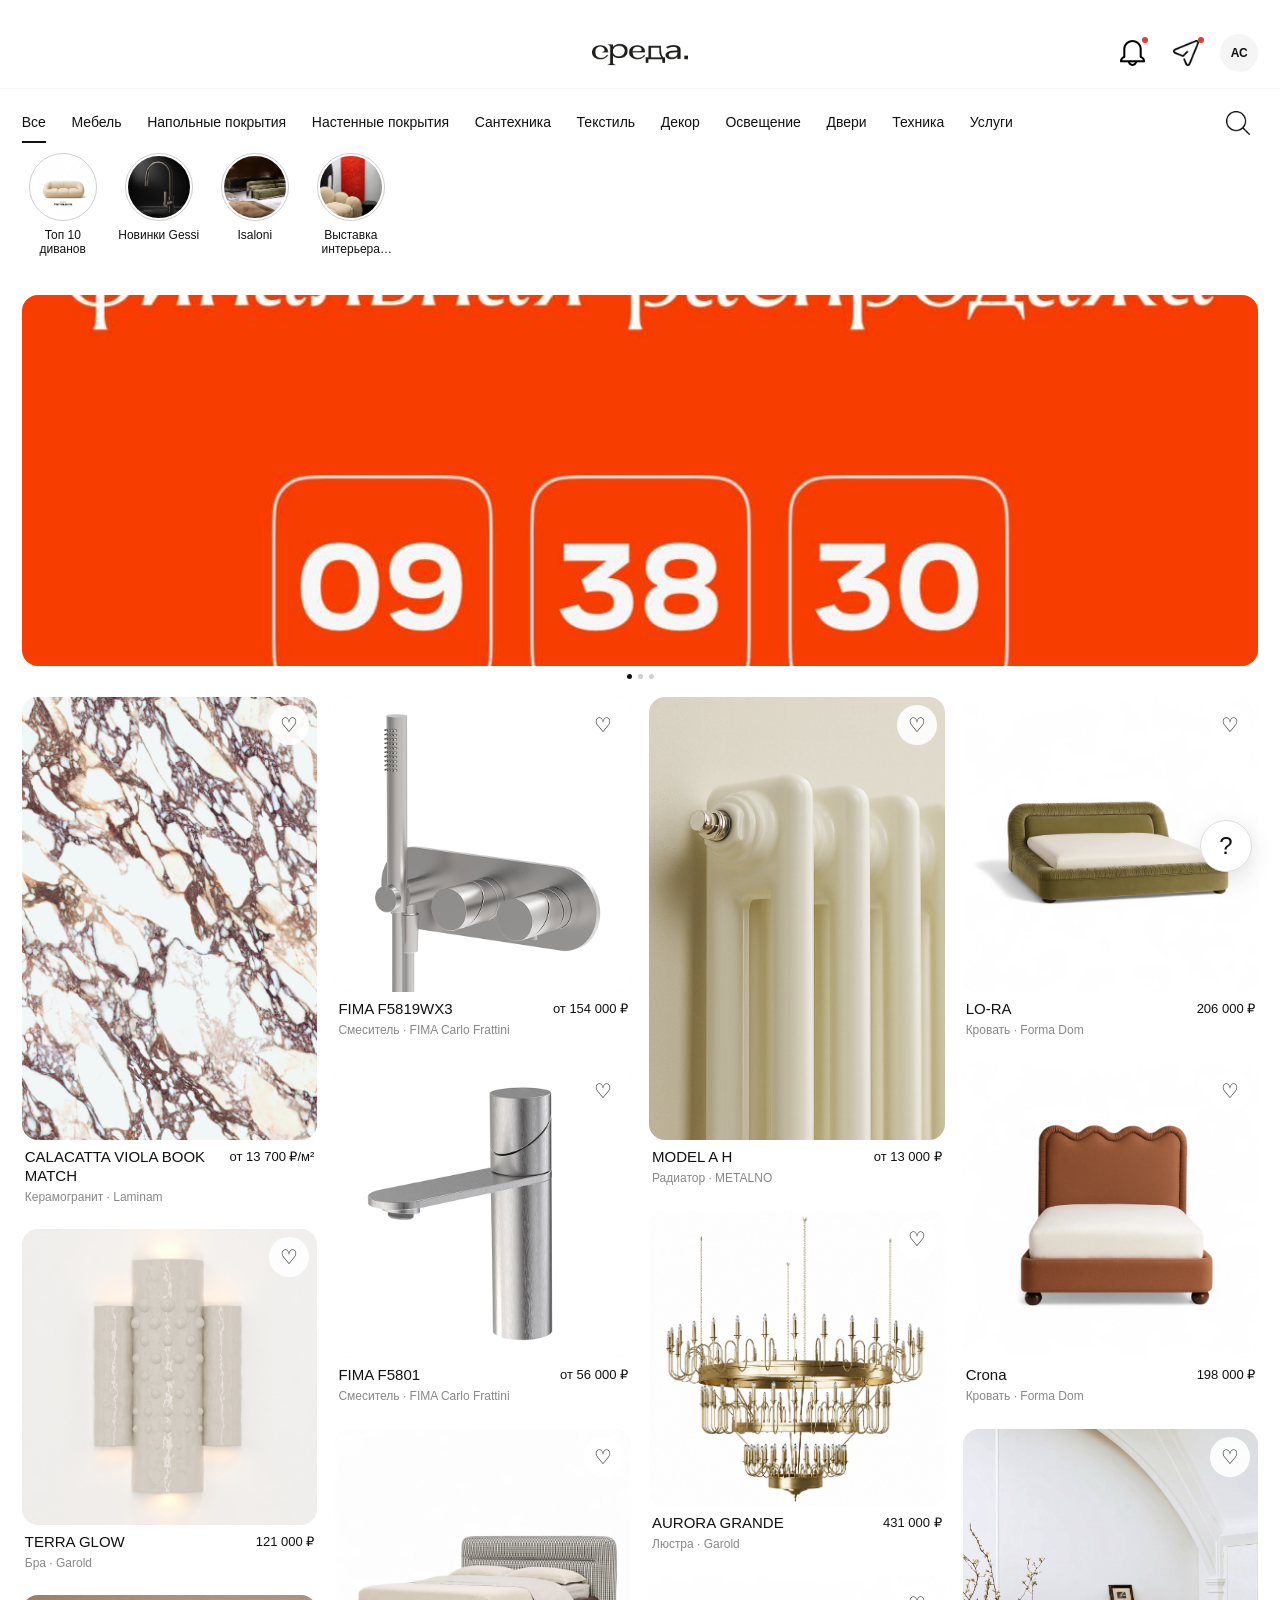
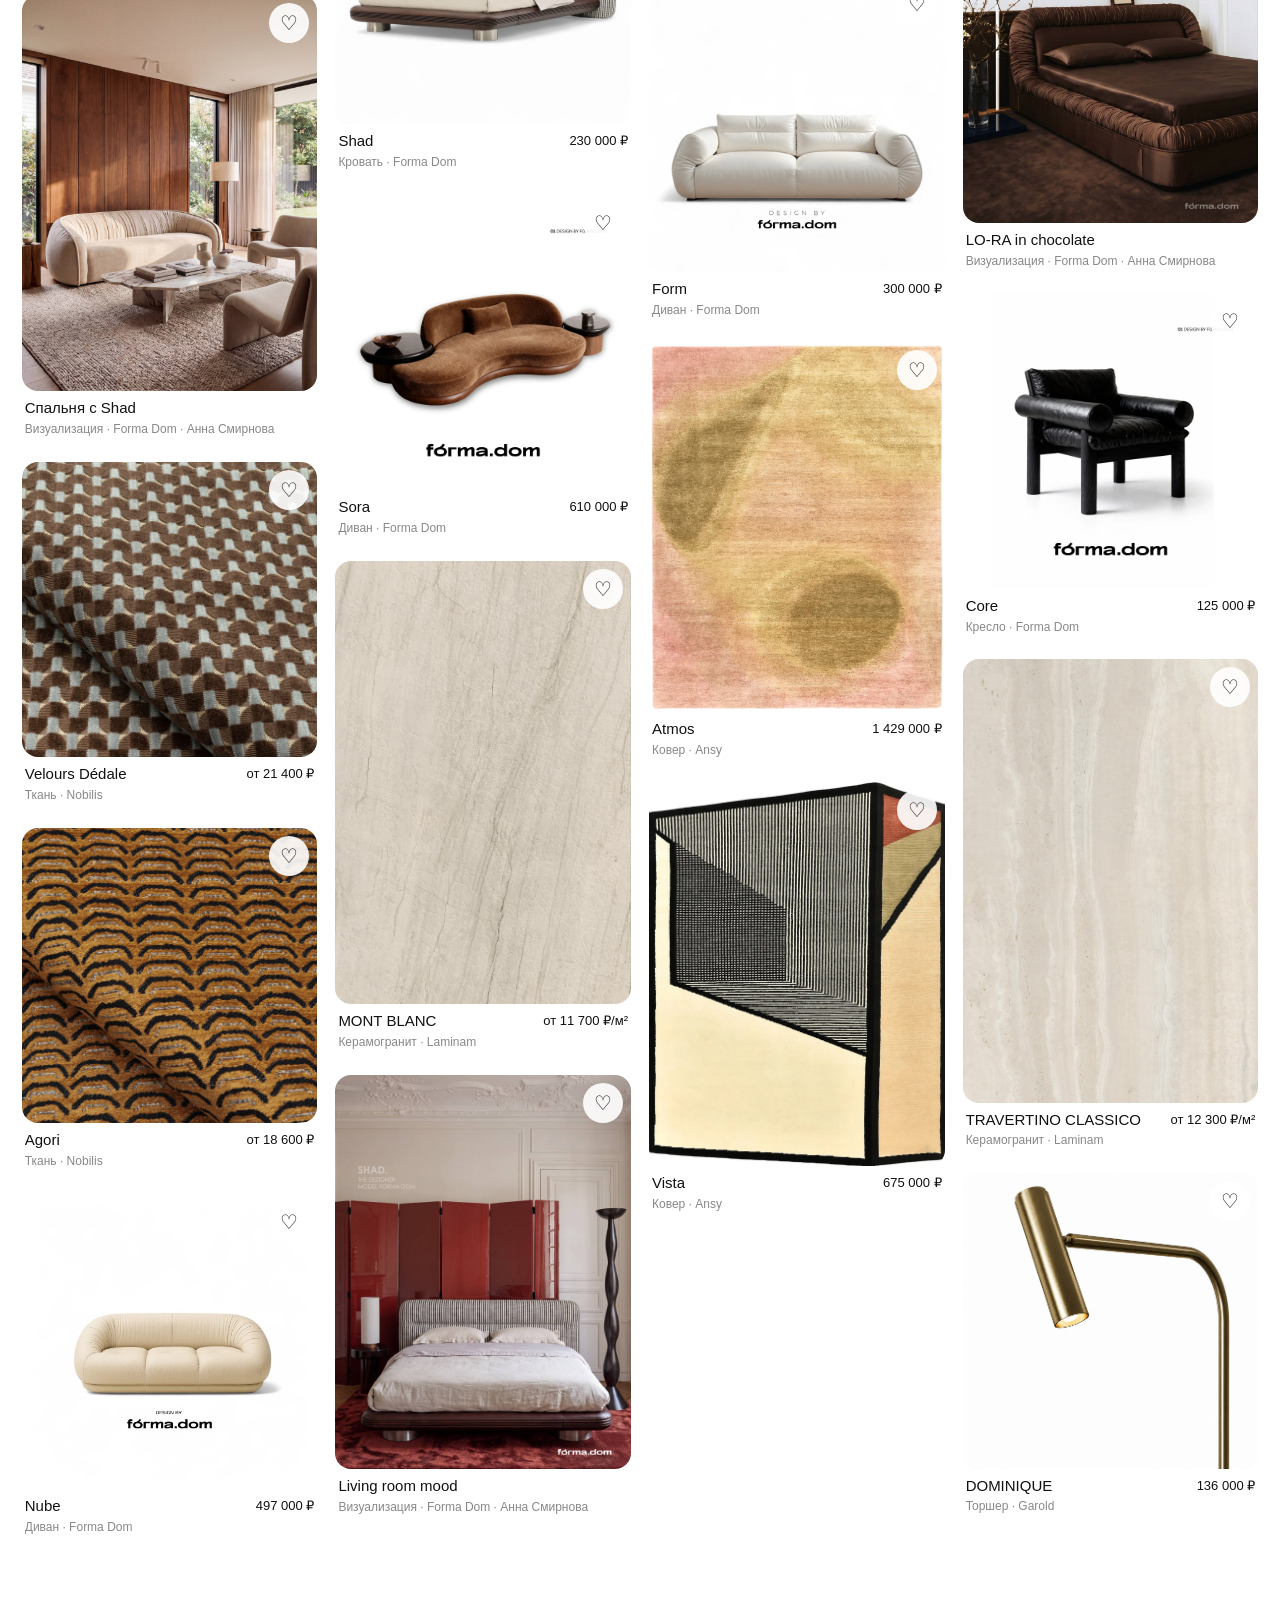
<file: index.html>
<!doctype html>
<html lang="ru">
<head>
  <meta charset="utf-8">
  <meta name="viewport" content="width=device-width, initial-scale=1, viewport-fit=cover, user-scalable=no">
  <meta name="theme-color" content="#ffffff">
  <title>среда. — функциональный прототип v6.20</title>
  <link rel="stylesheet" href="css/style.css?v=621">
</head>
<body>
<div id="mobileSplash" class="mobile-splash"><img src="assets/logo.png" alt="среда."></div>

<div id="desktopHeader" class="desktop-header">
  <div class="desktop-header-main">
    <button class="desktop-logo" onclick="go('home')" aria-label="Главная"><img src="assets/logo.png" alt="среда."></button>
    <div class="desktop-actions">
      <button onclick="openNotifications()" aria-label="Уведомления" class="desktop-icon"><img src="assets/icons/notification-normalized-v616.png" alt=""><i class="desktop-dot"></i></button>
      <button onclick="openDesktopChatsV5()" aria-label="Сообщения" class="desktop-icon desktop-chat-icon"><img src="assets/icons/messages-v6.png" alt=""><i class="desktop-dot msg-dot"></i></button>
      <button onclick="toggleAccountMenuV5()" aria-label="Профиль" class="desktop-avatar-btn">АС</button>
    </div>
  </div>
  <div id="desktopCompactNavV65" class="desktop-compact-nav-host-v65"></div>
</div>
<div id="desktopOverlayRoot"></div>

<div id="app">
  <header class="topbar">
    <button class="brand" onclick="go('home')" aria-label="Главная">
      <img src="assets/logo.png" alt="среда.">
    </button>
    <button class="top-notifications" onclick="openNotifications()" aria-label="Уведомления">
      <img class="bell-glyph bell-image-v6" src="assets/icons/notification-normalized-v616.png" alt=""><i></i>
    </button>
  </header>

  <main id="view"></main>

  <nav class="bottom-nav">
    <button class="nav-item active" data-route="home"><img src="assets/icons/home.png" alt=""><small>Главная</small></button>
    <button class="nav-item" data-route="search"><img src="assets/icons/search.png" alt=""><small>Поиск</small></button>
    <button class="nav-item" data-route="chats"><img src="assets/icons/chat.png" alt=""><small>Чаты</small></button>
    <button class="nav-item" data-route="favorites"><img src="assets/icons/favorite.png" alt=""><small>Избранное</small></button>
    <button class="nav-item" data-route="profile"><img src="assets/icons/profile.png" alt=""><small>Профиль</small></button>
  </nav>
</div>

<div id="modal" class="modal hidden"></div>

<script src="data/catalog.js?v=621"></script>
<script src="js/app.js?v=621"></script>
</body>
</html>
</file>
<file: css/style.css>
:root{
  --bg:#fff;--text:#111;--muted:#888;--line:#e8e8e8;--soft:#f5f5f5;
  --max:560px;--navh:74px;
  --ink:#111;--gray-100:#eee;--gray-500:#888;--gray-200:#ddd;--gray-600:#777;
  --gray-450:#999;--gray-75:#f5f5f5;--gray-400:#aaa;--gray-650:#666;--gray-70:#f5f5f5;
  --gray-65:#f5f5f5;--gray-60:#f5f5f5;--red:#e53935;--gray-80:#f5f5f5;--gray-700:#555;
  --gray-63:#e8e8e8;--gray-850:#222;--gray-68:#f5f5f5;--gray-800:#333;--gray-58:#e8e8e8;
  --gray-750:#444;--gray-83:#f5f5f5;--gray-76b:#f5f5f5;--gray-420:#bbb;--gray-83b:#f5f5f5;
  --nav-bg:#222220;--gray-540:#888;--gray-220:#ddd;--gray-550:#888;--gray-210:#ccc;
  --gray-230:#cfcfcf;--gray-870:#111;--gray-57:#e8e8e8;--gray-221:#ddd;--green-tint:#edf6ec;
  --gray-59:#e8e8e8;--gray-62:#eee;--green:#2c7a3f;--red-dark:#a92d2d;
  --warn-tint:#fff3df;
  --field-h:44px;--field-radius:10px;--btn-radius:10px;
  --icon-sm:20px;--icon-md:24px;--icon-lg:28px;
  --type-xs:12px;--type-sm:13px;--type-md:15px;--type-lg:17px;--type-title:28px;
  --z-2:2;--z-3:3;--z-4:4;--z-5:5;--z-10:10;--z-20:20;--z-30:30;--z-34:34;--z-35:35;--z-40:40;--z-50:50;--z-55:55;--z-70:70;--z-80:80;--z-90:90;--z-100:100;--z-105:105;--z-109:109;--z-110:110;--z-200:200;--z-220:220;--z-300:300;--z-420:420;--z-450:450;--z-500:500;--z-800:800;--z-900:900;--z-920:920;--z-950:950;--z-1000:1000;--z-9999:9999;
  --r-8:8px;--r-9:8px;--r-10:10px;--r-11:10px;--r-12:12px;--r-13:12px;--r-14:12px;--r-15:16px;--r-16:16px;--r-18:16px;--r-20:16px;--r-22:16px;--r-24:16px;
}
*{box-sizing:border-box}
html,body{
  margin:0;background:#efefef;color:var(--text);
  font-family:-apple-system,BlinkMacSystemFont,"Segoe UI",Helvetica,Arial,sans-serif;
  -webkit-text-size-adjust:100%;
}
button,input,select,textarea,a{font:inherit;color:var(--ink);-webkit-text-fill-color:var(--ink)}
button{cursor:pointer}
#app{width:min(100%,var(--max));margin:auto;min-height:100dvh;background:var(--bg);position:relative}
.topbar{
  height:54px;display:flex;align-items:center;justify-content:center;padding:5px 12px;
  border-bottom:1px solid var(--line);position:sticky;top:0;background:rgba(255,255,255,.97);
  backdrop-filter:blur(14px);z-index:var(--z-40)
}
.brand{border:0;background:transparent;padding:0;display:flex;align-items:center;justify-content:center}
.brand img{height:27px;width:auto;max-width:135px;object-fit:contain}
main{padding:0 14px 102px}
.bottom-nav{
  position:fixed;left:50%;bottom:18px;transform:translateX(-50%);
  width:auto;height:60px;padding:7px 10px;
  background:var(--nav-bg);border:0;border-radius:23px;
  display:flex;align-items:center;justify-content:center;gap:3px;
  z-index:var(--z-50);box-shadow:0 8px 24px rgba(0,0,0,.22)
}
.nav-item{
  width:49px;height:46px;border:0;background:transparent;border-radius:17px;
  display:flex;align-items:center;justify-content:center;padding:0
}
.nav-item img{width:25px;height:25px;object-fit:contain;opacity:.63;filter:invert(1)}
.nav-item small{display:none}
.nav-item.active{background:#2e2e2c}
.nav-item.active img{opacity:1}

.feed-tabs{display:flex;gap:24px;overflow-x:auto;white-space:nowrap;padding:8px 2px 10px;border-bottom:1px solid var(--gray-60);scrollbar-width:none}
.feed-tabs::-webkit-scrollbar{display:none}
.feed-tab{border:0;background:none;padding:9px 0 10px;font-size:15px;position:relative;color:var(--ink)}
.feed-tab.active::after{content:"";position:absolute;height:2px;background:var(--ink);left:0;right:0;bottom:0;border-radius:2px}

.ad-card{height:132px;border-radius:var(--r-22);overflow:hidden;position:relative;margin:12px 0 16px;background:var(--gray-70)}
.ad-card img{width:100%;height:100%;object-fit:cover}
.ad-copy{position:absolute;left:14px;top:14px;background:rgba(255,255,255,.82);backdrop-filter:blur(8px);border-radius:var(--r-15);padding:11px 13px;max-width:76%}
.ad-copy b{display:block;font-size:16px;font-weight:600}
.ad-copy span{display:block;color:#626262;font-size:13px;margin-top:4px}

.masonry{column-count:2;column-gap:10px}
.feed-card{display:inline-block;width:100%;break-inside:avoid;margin:0 0 16px;vertical-align:top}
.feed-media{position:relative;border-radius:var(--r-22);overflow:hidden;background:var(--gray-83)}
.feed-media img{display:block;width:100%;height:auto;min-height:120px;object-fit:cover}
.feed-heart{position:absolute;right:8px;top:8px;width:34px;height:34px;border:0;border-radius:50%;background:rgba(255,255,255,.90);display:grid;place-items:center;font-size:19px;line-height:1;color:var(--ink)}
.feed-caption{padding:8px 3px 0}
.caption-main{display:flex;align-items:baseline;gap:7px;justify-content:space-between}
.caption-name{font-size:14px;font-weight:400;line-height:1.25;overflow:hidden;text-overflow:ellipsis;white-space:nowrap;max-width:70%}
.caption-price{font-size:11px;font-weight:400;white-space:nowrap;color:var(--gray-800)}
.caption-sub{font-size:10.5px;color:var(--gray-400);margin-top:4px;line-height:1.3}

.search-wrap{padding-top:14px}
.searchbox{height:48px;border-radius:var(--r-16);background:var(--gray-70);display:flex;align-items:center;padding:0 13px;gap:8px}
.searchbox input{flex:1;border:0;background:transparent;outline:0;font-size:15px;color:var(--ink);-webkit-text-fill-color:var(--ink)}
.searchbox input::placeholder{color:var(--gray-400);-webkit-text-fill-color:var(--gray-400)}
.search-icon-btn{width:30px;height:30px;border:0;background:transparent;padding:4px}
.search-icon-btn img{width:100%;height:100%;object-fit:contain}
.section-line{display:flex;align-items:center;justify-content:space-between;margin:18px 0 10px}
.section-line h3{font-size:17px;margin:0;font-weight:600}
.filter-launch{border:0;background:none;display:flex;gap:7px;align-items:center;font-size:13px}
.filter-glyph{font-size:20px;transform:rotate(90deg)}
.quick-chips{display:flex;flex-wrap:wrap;gap:7px}
.qchip{border:1px solid var(--gray-200);background:var(--bg);border-radius:999px;padding:7px 11px;font-size:12px}

.product-hero{margin:0 -14px;background:var(--gray-80);position:relative}
.product-hero img{width:100%;display:block;max-height:520px;object-fit:contain}
.back{position:absolute;left:13px;top:13px;width:38px;height:38px;border:0;background:rgba(255,255,255,.93);border-radius:50%;font-size:26px;display:grid;place-items:center}
.product-content{padding:18px 2px 0}
.eyebrow{font-size:11px;color:var(--gray-540)}
.product-title-row{display:flex;justify-content:space-between;align-items:flex-start;gap:12px;margin:5px 0 16px}
.product-name{font-size:27px;font-weight:500;margin:0}
.product-big-price{font-size:15px;white-space:nowrap;padding-top:7px}
.field{margin:10px 0}
.field label{display:block;font-size:11px;color:var(--gray-600);margin-bottom:6px}
.field select,.field input{width:100%;height:46px;border:1px solid var(--gray-200);border-radius:var(--r-11);background:var(--bg);padding:0 11px;color:var(--ink);-webkit-text-fill-color:var(--ink)}
.btn{width:100%;min-height:48px;border-radius:var(--r-11);border:1px solid var(--ink);background:var(--bg);margin-top:9px}
.btn.primary{background:var(--ink);color:var(--bg);-webkit-text-fill-color:var(--bg)}
.info-row{display:flex;justify-content:space-between;border-top:1px solid var(--line);padding:14px 0;margin-top:14px;font-size:12px}
.product-tabs{display:flex;gap:20px;border-bottom:1px solid var(--line);margin-top:8px;overflow:auto}
.product-tabs button{border:0;background:none;padding:11px 0;font-size:12px;color:var(--gray-600)}
.product-tabs .active{color:var(--ink);border-bottom:2px solid var(--ink)}
.copy{font-size:13px;line-height:1.55;color:#3d3d3d}
.horizontal{display:flex;gap:10px;overflow-x:auto;padding-bottom:8px}
.mini{min-width:136px}
.mini img{width:136px;height:115px;object-fit:cover;border-radius:var(--r-14);background:var(--gray-75)}
.mini .mn{font-size:12px;margin-top:6px}

.chat-tabs{display:flex;gap:22px;border-bottom:1px solid var(--line);overflow:auto;padding-top:10px}
.chat-tab{border:0;background:none;padding:9px 0;font-size:13px;position:relative}
.chat-tab.active::after{content:"";position:absolute;left:0;right:0;bottom:0;height:2px;background:var(--ink)}
.chat-row{display:grid;grid-template-columns:46px 1fr auto;gap:10px;align-items:center;padding:13px 0;border-bottom:1px solid var(--line)}
.avatar{width:46px;height:46px;border-radius:50%;background:var(--gray-220);display:grid;place-items:center;font-weight:700}
.chat-row b{font-size:13px}.chat-row small{display:block;color:var(--gray-550);font-size:11px;margin-top:3px}.time{font-size:10px;color:var(--gray-400)}
.message-view{min-height:calc(100dvh - 150px);display:flex;flex-direction:column}
.messages{flex:1;padding:10px 0}
.bubble{max-width:82%;padding:10px 12px;border-radius:var(--r-16);background:var(--gray-65);margin:8px 0;font-size:13px}
.bubble.me{margin-left:auto;background:var(--ink);color:var(--bg);-webkit-text-fill-color:var(--bg)}
.bubble-product{display:flex;gap:8px;align-items:center}
.bubble-product img{width:62px;height:52px;object-fit:cover;border-radius:var(--r-9)}
.composer{position:sticky;bottom:var(--navh);background:var(--bg);display:flex;gap:8px;padding:9px 0}
.composer input{flex:1;height:43px;border:1px solid var(--gray-200);border-radius:999px;padding:0 14px}
.composer button{width:43px;border:0;border-radius:50%;background:var(--ink);color:var(--bg);-webkit-text-fill-color:var(--bg)}

.profile-switch{display:flex;justify-content:center;gap:28px;padding-top:15px}
.profile-switch button{border:0;background:none;padding:8px 0;font-size:13px;position:relative}
.profile-switch button.active::after{content:"";position:absolute;left:0;right:0;bottom:0;height:2px;background:var(--ink)}
.profile-head{text-align:center;padding:20px 10px 12px}
.profile-head .avatar{width:82px;height:82px;margin:auto;font-size:24px}
.profile-head h2{font-size:24px;margin:14px 0 5px}
.profile-head .meta{font-size:12px;color:var(--muted)}
.stats{display:grid;grid-template-columns:repeat(3,1fr);margin-top:18px}
.stats b{display:block;font-size:16px}.stats small{display:block;color:var(--gray-500);font-size:11px;margin-top:2px}
.profile-description{font-size:13px;line-height:1.5;margin:18px auto 0;max-width:420px}
.profile-tabs{display:grid;grid-template-columns:repeat(2,1fr);border-top:1px solid var(--line);border-bottom:1px solid var(--line);margin:14px -14px 0}
.profile-tab{border:0;background:none;padding:13px 5px 10px;color:var(--gray-500);position:relative;display:flex;gap:8px;align-items:center;justify-content:center;font-size:12px}
.profile-tab .tabicon{font-size:18px}
.profile-tab.active{color:var(--ink)}
.profile-tab.active::after{content:"";position:absolute;left:20%;right:20%;bottom:-1px;height:2px;background:var(--ink)}

.project-list{padding-top:10px}
.project-card{border-bottom:1px solid var(--line);padding:15px 2px;display:flex;align-items:center;justify-content:space-between}
.project-card b{font-size:14px}.project-card small{display:block;color:var(--gray-540);font-size:11px;margin-top:4px}
.project-toolbar{display:flex;align-items:center;justify-content:space-between;padding:12px 0;border-bottom:1px solid var(--line)}
.project-toolbar button{border:0;background:none;font-size:12px}
.room{border-bottom:1px solid var(--line)}
.room-head{width:100%;border:0;background:var(--bg);display:flex;justify-content:space-between;padding:14px 0;font-weight:600}
.room-items{padding-bottom:8px}
.spec-row{display:grid;grid-template-columns:62px minmax(0,1fr) auto;gap:9px;padding:8px 0;border-top:1px solid var(--gray-60);align-items:center;position:relative}
.spec-row.selected{background:var(--gray-83)}
.spec-row img{width:62px;height:56px;border-radius:var(--r-8);object-fit:cover;background:var(--gray-83)}
.spec-info{min-width:0}
.spec-name{font-size:12px;white-space:nowrap;overflow:hidden;text-overflow:ellipsis}
.spec-conf{font-size:9.5px;color:#8e8e8e;line-height:1.35;margin-top:3px}
.spec-status{display:inline-block;font-size:9px;color:var(--gray-700);background:var(--gray-65);border-radius:999px;padding:3px 6px;margin-top:5px}
.spec-right{text-align:right}
.spec-price{font-size:11px;white-space:nowrap}
.qty{display:flex;align-items:center;justify-content:flex-end;gap:8px;margin-top:6px}
.qty button{border:0;background:var(--gray-75);width:24px;height:24px;border-radius:6px}
.select-box{display:none;position:absolute;left:4px;top:50%;transform:translateY(-50%);width:20px;height:20px;border:1px solid var(--ink);background:var(--bg);border-radius:50%;z-index:var(--z-2)}
.select-mode .spec-row{padding-left:30px}
.select-mode .select-box{display:grid;place-items:center}
.spec-row.selected .select-box::after{content:"✓";font-size:13px}
.total{display:flex;justify-content:space-between;padding:14px 0;font-weight:600;font-size:13px}

.history-head{display:flex;gap:12px;align-items:center;padding:14px 0;border-bottom:1px solid var(--line)}
.history-head img{width:74px;height:66px;border-radius:var(--r-10);object-fit:cover}
.timeline{padding:14px 0}
.event{position:relative;padding:0 0 17px 22px;border-left:1px solid var(--gray-200);margin-left:6px}
.event::before{content:"";width:9px;height:9px;background:var(--ink);border-radius:50%;position:absolute;left:-5px;top:4px}
.event b{font-size:12px}.event small{display:block;font-size:10px;color:var(--gray-500);margin-top:3px}.event p{font-size:11px;margin:5px 0 0}
.upload-zone{border:1px dashed var(--gray-210);border-radius:var(--r-13);padding:16px;text-align:center;font-size:12px}
.upload-preview{display:flex;gap:7px;overflow:auto;margin-top:10px}
.upload-preview img{width:90px;height:90px;border-radius:var(--r-9);object-fit:cover}

.favorites-space{padding-top:12px}
.empty{padding:52px 14px;text-align:center;color:var(--gray-500);font-size:13px}

.modal{position:fixed;inset:0;background:rgba(0,0,0,.35);z-index:var(--z-90);display:flex;align-items:flex-end;justify-content:center}
.modal.hidden{display:none}
.sheet{width:min(100%,var(--max));background:var(--bg);border-radius:24px 24px 0 0;padding:20px 18px calc(24px + env(safe-area-inset-bottom));max-height:88dvh;overflow:auto}
.sheet-title{display:flex;justify-content:space-between;align-items:center;margin-bottom:12px}
.sheet h3{font-size:18px;margin:0}
.close{border:0;background:none;font-size:22px}
.filter-section{border-top:1px solid var(--line)}
.filter-section summary{list-style:none;padding:15px 0;font-size:13px;display:flex;justify-content:space-between}
.filter-section summary::-webkit-details-marker{display:none}
.filter-options{padding:0 0 12px;display:flex;flex-wrap:wrap;gap:7px}
.filter-option{border:1px solid var(--gray-200);border-radius:999px;padding:7px 10px;font-size:11px;background:var(--bg)}
.filter-option.on{background:var(--ink);color:var(--bg);-webkit-text-fill-color:var(--bg);border-color:var(--ink)}
.filter-actions{display:grid;grid-template-columns:1fr 1fr;gap:8px;position:sticky;bottom:-20px;background:var(--bg);padding-top:10px}

@media (min-width:700px){
  body{padding:18px 0}
  #app{box-shadow:0 14px 45px rgba(0,0,0,.08)}
}

.stories{
  display:flex;align-items:flex-start;flex-wrap:nowrap;gap:14px;
  overflow-x:auto;overflow-y:hidden;
  padding:14px 2px 12px;margin-bottom:12px;
  border-bottom:1px solid var(--gray-65);scrollbar-width:none;
  -webkit-overflow-scrolling:touch
}
.stories::-webkit-scrollbar{display:none}
.story{
  flex:0 0 78px;width:78px;min-width:78px;
  border:0;background:transparent;padding:0;text-align:center;
  align-self:flex-start
}
.story-ring{
  width:68px;height:68px;margin:0 auto 7px;border-radius:50%;padding:2px;
  background:var(--bg);border:1px solid var(--gray-230);display:block
}
.story-ring img{width:100%;height:100%;display:block;object-fit:cover;border-radius:50%}
.story-title{
  min-height:25px;max-height:25px;
  font-size:10.5px;line-height:1.18;color:var(--gray-870);-webkit-text-fill-color:var(--gray-870);
  display:-webkit-box;-webkit-line-clamp:2;-webkit-box-orient:vertical;
  overflow:hidden;text-align:center
}

/* Pinterest-like visual-search demo */
.lens-wrap{margin-top:16px}
.lens-title{font-size:18px;font-weight:600;margin:0 0 12px}
.lens-stage{
  position:relative;width:100%;overflow:hidden;border-radius:var(--r-22);
  background:var(--ink);touch-action:none;user-select:none
}
.lens-stage>img{display:block;width:100%;height:auto;max-height:68vh;object-fit:contain;background:var(--ink)}
.lens-box{
  position:absolute;border:2px solid var(--bg);border-radius:var(--r-14);
  cursor:move;touch-action:none;z-index:var(--z-2)
}
.lens-box::before{
  content:"";position:absolute;inset:0;
  box-shadow:0 0 0 9999px rgba(0,0,0,.42);
  border-radius:var(--r-12);pointer-events:none
}
.lens-box::after{
  content:"";position:absolute;left:50%;top:50%;transform:translate(-50%,-50%);
  width:14px;height:14px;border-radius:50%;background:var(--bg);
  box-shadow:0 1px 6px rgba(0,0,0,.25);pointer-events:none
}
.lens-handle{
  position:absolute;width:24px;height:24px;border-radius:50%;
  background:var(--bg);box-shadow:0 1px 6px rgba(0,0,0,.22);z-index:var(--z-4)
}
.lens-handle.nw{left:-12px;top:-12px;cursor:nwse-resize}
.lens-handle.ne{right:-12px;top:-12px;cursor:nesw-resize}
.lens-handle.sw{left:-12px;bottom:-12px;cursor:nesw-resize}
.lens-handle.se{right:-12px;bottom:-12px;cursor:nwse-resize}
.lens-help{
  display:flex;align-items:center;justify-content:space-between;gap:10px;
  font-size:11px;color:var(--gray-600);margin:9px 2px 2px
}
.lens-help b{font-weight:500;color:var(--ink)}
.lens-result-head{display:flex;align-items:center;gap:10px;margin-top:12px}
.lens-crop-preview{
  width:54px;height:54px;border-radius:var(--r-12);object-fit:cover;
  background:var(--gray-75);border:1px solid var(--gray-100)
}
.lens-result-copy{font-size:11px;color:var(--gray-600);line-height:1.35}
.lens-result-copy b{display:block;color:var(--ink);font-size:12px;margin-bottom:2px}
.lens-results-title{font-size:17px;font-weight:600;margin:18px 0 10px}

/* Supplier cabinet */
.supplier-section{padding:14px 0 8px}
.supplier-headline{display:flex;justify-content:space-between;align-items:center;margin:2px 0 13px}
.supplier-headline b{font-size:16px;font-weight:600}
.supplier-headline span{font-size:11px;color:var(--gray-500)}
.supplier-card-grid{display:grid;grid-template-columns:repeat(2,minmax(0,1fr));gap:14px 10px}
.supplier-product-card{min-width:0;cursor:pointer}
.supplier-product-card>img{display:block;width:100%;aspect-ratio:1/1.05;object-fit:cover;border-radius:var(--r-16);background:#fafafa}
.supplier-product-copy{padding:8px 2px 0}
.supplier-product-copy>div{display:flex;justify-content:space-between;gap:7px;align-items:baseline}
.supplier-product-copy b{font-size:13px;font-weight:500;white-space:nowrap;overflow:hidden;text-overflow:ellipsis}
.supplier-product-copy span{font-size:10px;white-space:nowrap;color:var(--gray-850)}
.supplier-product-copy small{display:block;margin-top:3px;font-size:10px;color:#a0a0a0}
.analytics-toolbar{margin-bottom:14px}
.analytics-periods{display:flex;gap:7px;overflow-x:auto;scrollbar-width:none;padding-bottom:4px}
.analytics-periods::-webkit-scrollbar{display:none}
.analytics-periods button{flex:0 0 auto;border:1px solid var(--gray-200);background:var(--bg);border-radius:999px;padding:8px 12px;font-size:11px;color:var(--gray-850)}
.analytics-periods button.active{background:var(--ink);color:var(--bg);border-color:var(--ink)}
.custom-period{display:flex;gap:8px;margin-top:10px}
.custom-period label{flex:1;font-size:10px;color:var(--gray-500)}
.custom-period input{display:block;width:100%;box-sizing:border-box;margin-top:4px;border:1px solid var(--gray-200);border-radius:var(--r-10);padding:8px;background:var(--bg)}
.analytics-summary{display:grid;grid-template-columns:repeat(2,minmax(0,1fr));gap:9px}
.metric-card{border:1px solid var(--gray-63);border-radius:var(--r-16);padding:12px;min-height:86px}
.metric-card small{display:block;color:var(--gray-600);font-size:10px;line-height:1.25}
.metric-card b{display:block;font-size:21px;font-weight:500;margin:8px 0 5px}
.metric-card span{font-size:9px;color:var(--gray-450)}
.analytics-funnel{margin-top:22px;border-top:1px solid var(--gray-100);padding-top:16px}
.funnel-row{margin:12px 0}
.funnel-row>div:first-child{display:flex;justify-content:space-between;align-items:center;font-size:11px}
.funnel-row b{font-weight:500}
.funnel-track{height:6px;background:var(--gray-100);border-radius:999px;overflow:hidden;margin-top:6px}
.funnel-track i{display:block;height:100%;background:var(--ink);border-radius:999px}
.supplier-list{border-top:1px solid var(--gray-100)}
.supplier-list-row{display:flex;justify-content:space-between;gap:12px;padding:13px 0;border-bottom:1px solid var(--gray-100)}
.supplier-list-row b{font-size:13px;font-weight:500}
.supplier-list-row small{display:block;font-size:10px;color:var(--gray-450);margin-top:3px}
.supplier-list-row>span{font-size:10px;color:var(--gray-600);white-space:nowrap}
@media(max-width:380px){
  .supplier-tabs .profile-tab{font-size:9px}
  .metric-card b{font-size:18px}
}


/* Messenger v3.6 */
.telegram-chat{min-height:calc(100vh - 65px);display:flex;flex-direction:column;background:var(--gray-76b);margin:0 -14px}
.chat-head{position:sticky;top:54px;z-index:var(--z-20);height:58px;display:flex;align-items:center;gap:9px;padding:7px 12px;background:rgba(255,255,255,.96);border-bottom:1px solid var(--gray-58)}
.chat-back,.chat-more{border:0;background:transparent;font-size:28px;line-height:1;padding:4px 6px;color:var(--ink)}
.chat-more{font-size:17px;margin-left:auto}
.chat-avatar{width:36px;height:36px;border-radius:50%;background:var(--ink);color:var(--bg);display:flex;align-items:center;justify-content:center;font-size:11px}
.chat-head-main{display:flex;flex-direction:column;line-height:1.1}
.chat-head-main b{font-size:13px;font-weight:600}
.chat-head-main small{font-size:9px;color:var(--gray-550);margin-top:3px}
.messages{flex:1;min-height:58vh;max-height:calc(100vh - 190px);overflow-y:auto;padding:15px 11px 84px;display:flex;flex-direction:column;gap:6px}
.bubble{align-self:flex-start;max-width:79%;background:var(--bg);border-radius:16px 16px 16px 5px;padding:8px 9px 5px;box-shadow:0 1px 1px rgba(0,0,0,.04)}
.bubble.me{align-self:flex-end;background:#e7f5df;border-radius:16px 16px 5px 16px}
.bubble-text{font-size:12px;line-height:1.35;white-space:pre-wrap}
.msg-time{display:block;text-align:right;font-size:8px;color:var(--gray-450);margin-top:3px}
.bubble-product{display:flex;gap:8px;align-items:center;min-width:190px;margin-bottom:5px;cursor:pointer}
.bubble-product img{width:54px;height:54px;border-radius:var(--r-10);object-fit:cover;background:var(--bg)}
.bubble-product b{font-size:11px;font-weight:600}
.bubble-product small{display:block;font-size:9px;color:var(--gray-600);margin-top:3px}
.chat-photo,.chat-video{display:block;width:100%;max-height:280px;object-fit:cover;border-radius:var(--r-12);margin-bottom:4px}
.file-msg{display:flex;align-items:center;gap:9px;min-width:200px}
.file-doc{width:38px;height:38px;border-radius:50%;background:var(--ink);color:var(--bg);display:flex;align-items:center;justify-content:center}
.file-msg b{display:block;font-size:11px;font-weight:500;max-width:180px;overflow:hidden;text-overflow:ellipsis;white-space:nowrap}
.file-msg small{display:block;font-size:8px;color:var(--gray-500);margin-top:3px}
.voice-msg{display:flex;align-items:center;gap:7px;min-width:210px}
.voice-msg audio{width:155px;height:28px}
.voice-wave{font-size:9px;letter-spacing:1px}
.voice-msg small{font-size:8px;color:var(--gray-600)}
.composer{position:fixed;left:50%;bottom:84px;transform:translateX(-50%);width:min(calc(100% - 24px),720px);z-index:var(--z-35);display:flex;align-items:center;gap:6px;padding:6px;background:var(--bg);border:1px solid var(--gray-58);border-radius:var(--r-22);box-shadow:0 6px 20px rgba(0,0,0,.08)}
.composer input{flex:1;border:0;outline:none;background:transparent;font-size:12px;min-width:0;padding:7px 3px;color:var(--ink)}
.composer-icon,.mic-btn,.send-btn{width:34px;height:34px;flex:0 0 34px;border:0;border-radius:50%;background:transparent;font-size:20px;display:flex;align-items:center;justify-content:center;color:var(--ink)}
.send-btn{background:var(--ink);color:var(--bg);font-size:17px}
.mic-btn.recording{background:var(--ink);color:var(--bg);animation:voicePulse 1s infinite}
@keyframes voicePulse{50%{transform:scale(.9);opacity:.65}}
.attach-sheet{position:fixed;left:50%;bottom:139px;transform:translateX(-50%);width:min(calc(100% - 24px),720px);z-index:var(--z-34);background:var(--bg);border-radius:var(--r-20);padding:7px 12px 13px;box-shadow:0 10px 30px rgba(0,0,0,.15)}
.attach-grabber{width:34px;height:3px;background:#d1d1d1;border-radius:99px;margin:0 auto 11px}
.attach-actions{display:grid;grid-template-columns:repeat(4,1fr);gap:8px}
.attach-actions button{border:0;background:transparent;display:flex;flex-direction:column;align-items:center;gap:5px;font-size:18px}
.attach-actions button span{width:46px;height:46px;border-radius:50%;background:var(--gray-60);display:flex;align-items:center;justify-content:center}
.attach-actions button small{font-size:9px;color:var(--gray-800)}
.shared-modal{max-height:78vh;overflow:hidden}
.shared-tabs{display:flex;gap:16px;border-bottom:1px solid var(--gray-100);overflow-x:auto}
.shared-tabs button{border:0;background:transparent;padding:10px 0 8px;font-size:11px;color:var(--gray-600);border-bottom:2px solid transparent}
.shared-tabs button.active{color:var(--ink);border-color:var(--ink)}
.shared-content{padding-top:12px;max-height:58vh;overflow:auto}
.shared-grid{display:grid;grid-template-columns:repeat(3,1fr);gap:3px}
.shared-grid img{width:100%;aspect-ratio:1;object-fit:cover}
.shared-content video{width:100%;border-radius:var(--r-12);margin-bottom:8px}
.shared-file{padding:11px 0;border-bottom:1px solid var(--gray-100)}
.shared-file b{display:block;font-size:11px;font-weight:500}
.shared-file small{display:block;font-size:9px;color:var(--gray-500);margin-top:3px}
.shared-empty{text-align:center;color:var(--gray-450);font-size:11px;padding:36px 10px}

/* Messenger v3.7 — darker outgoing messages + read receipts */
.bubble.me{
  background:var(--nav-bg) !important;
  color:var(--bg) !important;
  border-radius:16px 16px 5px 16px;
}
.bubble.me .bubble-text,
.bubble.me .bubble-product b,
.bubble.me .file-msg b{
  color:var(--bg) !important;
}
.bubble.me .bubble-product small,
.bubble.me .file-msg small{
  color:rgba(255,255,255,.68) !important;
}
.bubble.me .bubble-product{
  background:rgba(255,255,255,.07);
  border-radius:var(--r-11);
  padding:6px;
}
.bubble.me .file-doc{
  background:var(--bg);
  color:var(--ink);
}
.msg-footer{
  display:flex;
  align-items:center;
  justify-content:flex-end;
  gap:4px;
  min-height:12px;
  margin-top:3px;
}
.msg-time{
  display:block;
  text-align:right;
  font-size:8px;
  color:var(--gray-450);
  margin-top:0 !important;
}
.bubble.me .msg-time{
  color:rgba(255,255,255,.56);
}
.msg-status{
  font-size:9px;
  line-height:1;
  letter-spacing:-2px;
  color:rgba(255,255,255,.60);
  min-width:10px;
}
.msg-status.read{
  color:var(--bg);
}
.bubble.me .chat-photo,
.bubble.me .chat-video{
  background:var(--ink);
}


/* =========================================================
   SREDA v4 — full clickable prototype
   ========================================================= */
.topbar{position:sticky;top:0;z-index:var(--z-90);display:flex;align-items:center;justify-content:center}
.top-notifications{position:absolute;right:15px;top:50%;transform:translateY(-50%);width:36px;height:36px;border:0;background:transparent;color:var(--ink)}
.top-notifications .bell-glyph{display:block;width:19px;height:19px;border:1.8px solid var(--ink);border-radius:10px 10px 8px 8px;transform:rotate(0deg);font-size:0}
.top-notifications i{position:absolute;width:7px;height:7px;background:var(--red);border:2px solid var(--bg);border-radius:50%;right:5px;top:4px}
.ad-strip{display:flex;gap:8px;overflow-x:auto;padding:4px 14px 15px;scrollbar-width:none}.ad-strip::-webkit-scrollbar{display:none}
.ad-card{min-width:82%;height:92px;background:var(--gray-76b);border-radius:var(--r-15);display:grid;grid-template-columns:92px 1fr 24px;overflow:hidden;align-items:center}
.ad-card img{width:92px;height:92px;object-fit:cover}.ad-card div{padding:9px 10px;display:flex;flex-direction:column;gap:3px}.ad-card small{font-size:8px;color:var(--gray-450)}.ad-card b{font-size:12px}.ad-card span{font-size:10px;color:var(--gray-650)}.ad-card em{font-style:normal}
.product-actions-top{position:absolute;right:12px;top:12px;display:flex;gap:7px}.product-actions-top button{width:38px;height:38px;border:0;border-radius:50%;background:rgba(255,255,255,.92);font-size:19px}.product-actions-top button.saved{background:var(--ink);color:var(--bg)}
.brand-inline{width:100%;border:0;border-bottom:1px solid var(--gray-100);background:var(--bg);padding:11px 0;display:flex;justify-content:space-between;text-align:left}.brand-inline span{font-size:12px;font-weight:600}.brand-inline em{font-style:normal}
.v4-picker{width:100%;background:var(--bg);border:1px solid var(--gray-58);border-radius:var(--r-13);min-height:62px;padding:10px 14px;margin:8px 0;display:flex;align-items:center;justify-content:space-between;text-align:left}.v4-picker span{display:flex;flex-direction:column;gap:5px}.v4-picker small{font-size:9px;color:var(--muted)}.v4-picker b{font-size:12px;font-weight:500}.v4-picker em{font-style:normal}
.picker-overlay{position:fixed;inset:0;background:rgba(0,0,0,.48);display:flex;align-items:flex-end;z-index:var(--z-200)}
.v4-picker-sheet{width:100%;max-height:72vh;background:var(--bg);border-radius:22px 22px 0 0;padding:8px 14px calc(20px + env(safe-area-inset-bottom));overflow:auto}.picker-handle{width:38px;height:4px;background:var(--ink);border-radius:99px;margin:4px auto 18px}.v4-picker-sheet h3{font-size:15px;margin:0 0 8px}.v4-picker-sheet>button{width:100%;height:59px;border:0;border-bottom:1px solid var(--gray-60);background:var(--bg);display:flex;align-items:center;justify-content:space-between;padding:0 12px}.v4-picker-sheet>button.selected{background:#f5f5f7}.v4-picker-sheet>button b{font-size:13px;font-weight:500}.v4-picker-sheet>button span{font-size:10px;color:var(--gray-600)}
.v4-accordions{margin-top:18px}.v4-accordion{border-top:1px solid var(--gray-57)}.v4-accordion:last-child{border-bottom:1px solid var(--gray-57)}.v4-accordion summary{list-style:none;padding:16px 0;display:flex;justify-content:space-between;font-size:12px;font-weight:600}.v4-accordion summary::-webkit-details-marker{display:none}.v4-accordion[open] summary span{transform:rotate(45deg)}.v4-accordion>div{font-size:11px;line-height:1.55;padding:0 0 16px;color:var(--gray-750)}.doc-preview{background:var(--soft);border-radius:var(--r-12);padding:14px}.dimension-demo{height:100px;border:1px dashed var(--gray-400);display:flex;align-items:center;justify-content:center;font-size:13px;margin-bottom:10px}.doc-row{display:flex;justify-content:space-between;align-items:center;background:var(--soft);border-radius:var(--r-10);padding:12px}.doc-row button{border:0;background:var(--ink);color:var(--bg);border-radius:var(--r-8);padding:7px 10px}.review-mini{display:flex;gap:12px;align-items:center}.review-mini b{font-size:19px}.review-mini span{font-size:10px;color:var(--gray-600)}
.share-grid{display:grid;grid-template-columns:repeat(3,1fr);gap:10px}.share-grid button{border:0;background:var(--gray-70);border-radius:var(--r-14);padding:14px 8px;font-size:22px}.share-grid small{display:block;font-size:9px;margin-top:6px}
.public-cover{height:140px;border-radius:0 0 22px 22px;overflow:hidden;background:var(--gray-100)}.public-cover img{width:100%;height:100%;object-fit:cover;filter:brightness(.82)}
.public-profile-head{display:flex;gap:12px;align-items:flex-end;padding:0 14px;margin-top:-29px;position:relative}.brand-avatar{width:64px;height:64px;border-radius:50%;background:var(--ink);color:var(--bg);border:4px solid var(--bg);display:flex;align-items:center;justify-content:center;font-size:13px;flex:0 0 auto}.public-title{padding-bottom:3px}.public-title h1{font-size:18px;margin:0 0 4px}.public-title p{font-size:10px;color:var(--gray-600);margin:3px 0}.platform-member{display:inline-block;font-size:8px;background:var(--ink);color:var(--bg);border-radius:99px;padding:4px 7px}
.public-actions{display:grid;grid-template-columns:1fr 1fr;gap:8px;padding:14px}.v4-follow,.v4-message{height:40px;border-radius:var(--r-10);border:1px solid var(--ink);background:var(--ink);color:var(--bg);font-size:11px}.v4-follow.active{background:var(--bg);color:var(--ink)}.v4-message{background:var(--bg);color:var(--ink)}
.partner-discount{margin:0 14px 12px;background:#f0f0ed;border-radius:var(--r-12);padding:11px 14px;display:flex;justify-content:space-between;align-items:center}.partner-discount small{font-size:9px;color:var(--gray-600)}.partner-discount b{font-size:18px}
.public-tabs{display:flex;border-bottom:1px solid var(--gray-100);overflow-x:auto;padding:0 14px}.public-tabs button{border:0;background:transparent;padding:12px 15px;font-size:10px;color:var(--gray-600);border-bottom:2px solid transparent;white-space:nowrap}.public-tabs button.active{color:var(--ink);border-color:var(--ink);font-weight:600}
.project-pinterest{columns:2;column-gap:8px;padding:12px}.project-pinterest article{break-inside:avoid;margin-bottom:14px}.project-pinterest img{width:100%;border-radius:var(--r-11);display:block;margin-bottom:7px}.project-pinterest b{display:block;font-size:11px}.project-pinterest small{font-size:9px;color:var(--gray-500)}.about-brand{padding:14px}.about-brand>div{padding:14px 0;border-bottom:1px solid var(--gray-100)}.about-brand h3{font-size:13px;margin:0 0 7px}.about-brand p{font-size:11px;line-height:1.55;color:var(--gray-700);margin:0}
.designer-inst-head{display:grid;grid-template-columns:64px 1fr 36px;gap:11px;align-items:center;padding:15px}.designer-avatar{width:64px;height:64px;border-radius:50%;background:var(--gray-221);display:flex;align-items:center;justify-content:center;font-size:15px}.designer-name h1{font-size:16px;margin:0 0 4px}.designer-name p{font-size:9px;color:var(--gray-600);margin:0}.verified{display:inline-flex;width:16px;height:16px;background:var(--ink);color:var(--bg);border-radius:50%;font-size:9px;align-items:center;justify-content:center}.gear-lite{width:34px;height:34px;border:0;background:var(--gray-75);border-radius:50%}.designer-bio{padding:0 15px 14px;font-size:11px}.designer-public .stats{padding:0 15px}
.private-access{margin:11px 13px;background:var(--ink);color:var(--bg);border-radius:var(--r-13);padding:12px;display:flex;justify-content:space-between;align-items:center}.private-access span{font-size:10px}.private-access button{border:1px solid rgba(255,255,255,.4);background:transparent;color:var(--bg);border-radius:var(--r-8);padding:7px 9px;font-size:9px}
.room-folders{padding:0 13px}.room-folders section{margin:16px 0 24px}.room-folders h3{font-size:13px}.project-room-grid{display:grid;grid-template-columns:1.4fr 1fr;gap:5px}.project-room-grid img{width:100%;height:140px;object-fit:cover;border-radius:var(--r-9)}.project-room-grid img:first-child{height:190px;grid-row:span 2}.room-spec-link{margin-top:8px;border:0;background:transparent;padding:5px 0;font-size:10px;text-decoration:underline}
.v4-role-switch{grid-template-columns:repeat(3,1fr)!important}.profile-settings-line{display:flex;justify-content:flex-end;gap:8px;padding:8px 14px 0}.profile-settings-line button{border:0;background:var(--gray-70);border-radius:var(--r-9);padding:8px 10px;font-size:9px}.profile-settings-line button:last-child{font-size:15px}
.add-product-main{width:100%;height:48px;background:var(--ink);color:var(--bg);border:0;border-radius:var(--r-12);margin-bottom:15px;font-size:12px}
.supplier-product-img img{width:100%}.product-analytics-link{width:100%;border:0;border-top:1px solid var(--gray-100);background:var(--bg);padding:10px;text-align:left;font-size:9px;text-decoration:underline}
.analytics-extra{margin-top:16px;border-top:1px solid var(--gray-100)}.analytics-extra>div{display:flex;justify-content:space-between;gap:20px;padding:13px 0;border-bottom:1px solid var(--gray-100)}.analytics-extra b{font-size:10px}.analytics-extra span{font-size:9px;color:var(--gray-600);text-align:right}
.product-analytics-head{display:flex;align-items:center;gap:11px;padding:12px}.product-analytics-head img{width:72px;height:72px;object-fit:cover;border-radius:var(--r-10)}.product-analytics-head b{display:block;font-size:14px}.product-analytics-head small{font-size:9px;color:var(--gray-600)}.chart-demo{margin:14px;padding:15px;background:var(--gray-70);border-radius:var(--r-14)}.chart-demo>b{font-size:11px}.bars{height:150px;display:flex;align-items:flex-end;gap:5px;padding-top:14px}.bars i{flex:1;background:var(--ink);border-radius:4px 4px 0 0;min-height:8px}
.editor-progress{height:3px;background:var(--gray-100)}.editor-progress i{display:block;height:100%;background:var(--ink)}.editor-card{padding:18px 14px}.editor-card h2{font-size:19px;margin:0 0 6px}.editor-card>p{font-size:10px;color:var(--gray-600);line-height:1.45}.editor-upload{height:300px;border:1px dashed #bdbdbd;border-radius:var(--r-15);background:#f7f7f5;display:flex;flex-direction:column;align-items:center;justify-content:center;overflow:hidden;margin:15px 0}.editor-upload>img{width:100%;height:100%;object-fit:contain}.editor-upload>span{font-size:32px}.editor-upload>b{font-size:11px;margin-top:8px}.editor-upload>small{font-size:9px;color:var(--gray-450);margin-top:4px}
.photo-quality{border-radius:var(--r-12);padding:12px;margin:10px 0}.photo-quality.good{background:var(--green-tint)}.photo-quality.warn{background:var(--warn-tint)}.photo-quality>div{display:flex;justify-content:space-between}.photo-quality b{font-size:18px}.photo-quality span{font-size:10px;font-weight:600}.photo-quality ul{padding-left:16px;margin:8px 0 0}.photo-quality li{font-size:9px;margin:4px 0;color:var(--gray-700)}
.ai-process-btn{width:100%;border:1px solid var(--ink);background:var(--ink);color:var(--bg);border-radius:var(--r-13);padding:12px;display:grid;grid-template-columns:32px 1fr 20px;align-items:center;text-align:left;margin:11px 0}.ai-process-btn>span{font-size:20px}.ai-process-btn div{display:flex;flex-direction:column}.ai-process-btn b{font-size:11px}.ai-process-btn small{font-size:8px;color:var(--gray-420);margin-top:3px}.ai-process-btn em{font-style:normal}
.ai-studio{position:fixed;inset:auto 0 0;background:var(--bg);max-height:92vh;overflow:auto;border-radius:22px 22px 0 0;padding:15px;z-index:var(--z-220)}.ai-studio>.sheet-title small{font-size:8px;color:var(--gray-600)}.ai-before-after{display:grid;grid-template-columns:1fr 1fr;gap:7px}.ai-before-after>div>small{font-size:8px}.ai-before-after img,.ai-placeholder{width:100%;height:190px;object-fit:contain;background:var(--gray-70);border-radius:var(--r-10);margin-top:5px}.ai-placeholder{display:flex;flex-direction:column;align-items:center;justify-content:center;font-size:24px}.ai-placeholder span{font-size:8px;margin-top:6px}.ai-rules{padding:12px 0}.ai-rules>b{font-size:11px}.ai-rules label{display:block;font-size:9px;padding:6px 0}.ai-presets{display:flex;gap:6px;overflow-x:auto;margin-bottom:10px}.ai-presets button{white-space:nowrap;border:1px solid var(--gray-200);background:var(--bg);border-radius:99px;padding:8px 10px;font-size:8px}.ai-note{display:block;text-align:center;font-size:8px;color:var(--gray-450);line-height:1.4}
.editor-field{display:block;margin:12px 0}.editor-field span{display:block;font-size:9px;color:var(--gray-600);margin-bottom:6px}.editor-field input,.editor-field textarea{width:100%;box-sizing:border-box;border:1px solid var(--gray-200);border-radius:var(--r-10);padding:12px;font-size:11px}.editor-field textarea{min-height:100px;resize:none}.editor-docs{border-top:1px solid var(--gray-100);padding-top:13px}.editor-docs h3{font-size:11px}.editor-docs button{display:block;width:100%;border:0;background:var(--gray-70);border-radius:var(--r-9);padding:11px;text-align:left;font-size:9px;margin:6px 0}.editor-preview-product{display:flex;gap:10px;align-items:center;padding:12px;background:var(--gray-70);border-radius:var(--r-12);margin:14px 0}.editor-preview-product img{width:90px;height:90px;object-fit:contain;background:var(--bg);border-radius:var(--r-8)}.editor-preview-product b,.editor-preview-product small,.editor-preview-product strong{display:block}.editor-preview-product b{font-size:12px}.editor-preview-product small{font-size:8px;color:var(--gray-600);margin:3px 0}.editor-preview-product strong{font-size:9px}.quality-pass{background:var(--green-tint);border-radius:var(--r-10);padding:11px;font-size:9px;margin-bottom:12px}
.moderator{padding-bottom:90px}.moderator-head{display:flex;align-items:center;justify-content:space-between;padding:17px 14px}.moderator-head small{font-size:8px;color:var(--gray-600)}.moderator-head h2{margin:2px 0;font-size:20px}.moderation-badge{background:var(--ink);color:var(--bg);border-radius:99px;padding:5px 8px;font-size:8px}.moderation-list{padding:12px}.moderation-list article{border:1px solid #e6e6e6;border-radius:var(--r-13);padding:10px;margin-bottom:10px;display:grid;grid-template-columns:70px 1fr;gap:10px}.moderation-list article>img{width:70px;height:70px;object-fit:cover;border-radius:var(--r-9)}.moderation-list article .brand-avatar{width:60px;height:60px;border-width:0}.moderation-list b{font-size:11px}.moderation-list small{display:block;font-size:8px;color:var(--gray-600)}.moderation-list p{font-size:8px;color:var(--gray-600);margin:5px 0}.moderation-actions{grid-column:1/-1;display:flex;gap:7px}.moderation-actions button{flex:1;border:1px solid var(--gray-200);background:var(--bg);border-radius:var(--r-8);padding:8px;font-size:8px}.moderation-actions .approve{background:var(--ink);color:var(--bg);border-color:var(--ink)}
.settings-row{width:100%;border:0;border-bottom:1px solid var(--gray-100);background:var(--bg);padding:14px;display:flex;align-items:center;justify-content:space-between;text-align:left}.settings-row span{display:flex;flex-direction:column;gap:4px}.settings-row b{font-size:11px}.settings-row small{font-size:8px;color:var(--gray-500)}.settings-row em{font-style:normal}.settings-row.danger b{color:#b22525}.settings-desc{font-size:10px;color:var(--gray-600)}.settings-demo-box{padding:18px;background:var(--gray-75);border-radius:var(--r-12);font-size:9px;margin:13px 0}
.notification-row{display:grid;grid-template-columns:7px 1fr auto;gap:8px;padding:12px 0;border-bottom:1px solid var(--gray-100)}.notification-row i{width:7px;height:7px;background:var(--red);border-radius:50%;margin-top:4px}.notification-row b{display:block;font-size:10px}.notification-row span{display:block;font-size:8px;color:var(--gray-600);margin-top:3px}.notification-row small{font-size:7px;color:var(--gray-450)}
.favorites-head{display:flex;justify-content:space-between;align-items:center;padding:15px}.favorites-head h2{margin:0;font-size:19px}.favorites-head small{font-size:8px;color:var(--gray-500)}.favorites-head button{border:0;background:var(--ink);color:var(--bg);border-radius:var(--r-9);padding:9px 11px;font-size:9px}.favorite-folders{display:flex;gap:7px;overflow-x:auto;padding:0 14px 10px}.favorite-folders button{border:0;background:var(--gray-60);border-radius:var(--r-10);padding:10px 12px;white-space:nowrap;font-size:9px}.favorite-folders span{margin-left:5px;color:var(--gray-500)}
.story-viewer{position:fixed;inset:0;background:var(--ink);z-index:var(--z-300);color:var(--bg)}.story-bg{width:100%;height:100%;object-fit:contain}.story-progress{position:absolute;top:calc(12px + env(safe-area-inset-top));left:8px;right:8px;display:flex;gap:3px}.story-progress i{height:2px;flex:1;background:rgba(255,255,255,.35)}.story-progress i.done{background:var(--bg)}.story-top{position:absolute;top:calc(22px + env(safe-area-inset-top));left:10px;right:10px;display:grid;grid-template-columns:35px 1fr 35px;align-items:center}.story-top button{border:0;background:transparent;color:var(--bg);font-size:28px}.story-top b{text-align:center;font-size:11px}.story-hit{position:absolute;top:70px;bottom:90px;width:50%;border:0;background:transparent}.story-hit.left{left:0}.story-hit.right{right:0}.story-caption{position:absolute;bottom:calc(25px + env(safe-area-inset-bottom));left:15px;right:15px;display:flex;align-items:center;justify-content:space-between;gap:10px}.story-caption b{font-size:13px;max-width:60%}.story-caption button{border:1px solid var(--bg);background:rgba(0,0,0,.25);color:var(--bg);border-radius:99px;padding:9px 12px;font-size:9px}

@media (min-width:900px){
 #app{max-width:none}.topbar{height:70px}.topbar .brand img{max-height:38px}
 #view{max-width:1380px;margin:0 auto;padding:0 34px 110px;box-sizing:border-box}
 .masonry{columns:4!important;column-gap:14px!important}.project-pinterest{columns:4;padding:18px 0}.public-cover{height:260px}
 .public-profile,.designer-public,.designer-project-page,.settings-page,.product-editor,.moderator{max-width:1180px;margin:0 auto}
 .product-content{max-width:850px;margin:0 auto}.v4-product-hero{max-width:850px;margin:0 auto}
 .supplier-card-grid{grid-template-columns:repeat(4,1fr)!important}.analytics-summary{grid-template-columns:repeat(3,1fr)!important}
 .editor-card{max-width:760px;margin:0 auto}.bottom-nav{max-width:620px}
 .ad-card{min-width:360px}.ad-strip{padding-left:0}
}


/* ===== SREDA v4.1 stabilization ===== */
.editor-select{width:100%;height:52px;box-sizing:border-box;border:1px solid var(--gray-200);border-radius:var(--r-10);background:var(--bg);padding:0 12px;display:flex;align-items:center;justify-content:space-between;text-align:left;color:var(--ink)!important;-webkit-text-fill-color:var(--ink)!important}
.editor-select b{font-size:11px;font-weight:400}.editor-select em{font-style:normal;color:var(--gray-600)}.category-sheet{max-height:78vh}

.ad-carousel-wrap{padding:10px 14px 18px}
.ad-wide-track{display:flex;gap:10px;overflow-x:auto;scroll-snap-type:x mandatory;scrollbar-width:none}.ad-wide-track::-webkit-scrollbar{display:none}
.ad-wide-card{position:relative;flex:0 0 100%;aspect-ratio:16/6;border:0;border-radius:0;overflow:hidden;padding:0;background:var(--gray-100);scroll-snap-align:start;text-align:left;color:var(--ink)}
.ad-wide-card>img{width:100%;height:100%;object-fit:cover;display:block}
.ad-wide-copy{position:absolute;left:18px;bottom:16px;max-width:55%;background:rgba(255,255,255,.88);backdrop-filter:blur(8px);border-radius:var(--r-12);padding:10px 12px;display:flex;flex-direction:column}
.ad-wide-copy small{font-size:8px;color:var(--gray-500)}.ad-wide-copy b{font-size:14px;margin:2px 0}.ad-wide-copy em{font-size:10px;font-style:normal;color:var(--gray-700)}
.ad-dots{display:flex;justify-content:center;gap:6px;padding-top:8px}.ad-dots i{width:5px;height:5px;border-radius:50%;background:var(--gray-230)}.ad-dots i.active{background:var(--ink)}
.promo-hero{width:100%;aspect-ratio:16/8;object-fit:cover;border-radius:var(--r-12);display:block}.promo-sheet>p{font-size:11px;color:var(--gray-650);line-height:1.5}

.favorite-new-folder{color:var(--bg)!important;-webkit-text-fill-color:var(--bg)!important;background:var(--ink)!important;min-width:94px;white-space:nowrap}
.favorite-folders button.active{background:var(--ink)!important;color:var(--bg)!important;-webkit-text-fill-color:var(--bg)!important}.favorite-folders button.active span{color:#d8d8d8}
.favorites-category-tabs{display:flex;gap:24px;overflow-x:auto;white-space:nowrap;padding:4px 15px 11px;border-bottom:1px solid var(--gray-100);scrollbar-width:none}.favorites-category-tabs::-webkit-scrollbar{display:none}
.favorites-category-tabs button{position:relative;border:0;background:transparent!important;border-radius:0!important;padding:8px 0!important;color:var(--gray-600)!important;-webkit-text-fill-color:var(--gray-600)!important;font-size:11px!important}
.favorites-category-tabs button.active{color:var(--ink)!important;-webkit-text-fill-color:var(--ink)!important;font-weight:600}
.favorites-category-tabs button.active:after{content:"";position:absolute;left:0;right:0;bottom:-12px;height:2px;background:var(--ink)}

.moderation-product{cursor:pointer}.moderation-open{display:block;margin-top:7px;font-size:8px;text-decoration:underline;color:var(--gray-700)}

@media (min-width:900px){
 html,body{width:100%;min-width:100%} body{background:var(--bg)}
 #app{width:100%!important;max-width:none!important;margin:0!important;box-shadow:none!important}
 .topbar{width:100%;height:74px;padding-left:clamp(28px,4vw,72px);padding-right:clamp(28px,4vw,72px);box-sizing:border-box}
 #view{width:100%;max-width:1500px;margin:0 auto;box-sizing:border-box;padding:0 clamp(28px,4vw,72px) 120px!important}
 .feed-tabs{padding-left:0;padding-right:0;gap:30px}.stories{padding-left:0!important;padding-right:0!important}
 .ad-carousel-wrap{padding-left:0;padding-right:0}.ad-wide-card{aspect-ratio:16/4.6;border-radius:var(--r-18)}
 .masonry{column-count:3!important;column-gap:20px!important}.feed-card{margin-bottom:24px}.feed-media{border-radius:var(--r-18)}.feed-media img{min-height:0!important;width:100%;height:auto;object-fit:cover}
 .favorites-head,.favorite-folders,.favorites-category-tabs{padding-left:0;padding-right:0}.favorites-category-tabs{margin-bottom:14px}
 .public-profile,.designer-public,.designer-project-page,.settings-page,.product-editor,.moderator{max-width:1280px!important;width:100%;margin:0 auto}
 .moderation-list{padding-left:0;padding-right:0}.moderation-list article{grid-template-columns:110px 1fr}.moderation-list article>img{width:110px;height:110px}
 .bottom-nav{max-width:620px}
}
@media (min-width:1250px){.masonry{column-count:4!important}}
@media (min-width:1700px){#view{max-width:1640px}.masonry{column-count:5!important}}
@media (max-width:899px){.ad-wide-card{aspect-ratio:16/7.2;border-radius:var(--r-14)}}


/* =========================================================
   SREDA v5 — separate desktop + mobile layouts
   ========================================================= */
.desktop-header,.desktop-popover-shade,.account-popover,.notification-popover{display:none}
.mobile-splash{display:none}
.desktop-hidden{display:none!important}
.mobile-gutter{--gutter:14px}
.sreda-toast{position:fixed;left:50%;bottom:105px;transform:translate(-50%,16px);opacity:0;background:var(--ink);color:var(--bg);padding:10px 14px;border-radius:999px;font-size:12px;z-index:var(--z-500);transition:.2s}
.sreda-toast.show{opacity:1;transform:translate(-50%,0)}
.sreda-dialog-overlay{position:fixed;inset:0;background:rgba(0,0,0,.36);display:flex;align-items:center;justify-content:center;padding:20px;z-index:var(--z-500)}
.sreda-dialog{width:min(440px,100%);background:var(--bg);border-radius:var(--r-22);padding:20px;box-shadow:0 20px 70px rgba(0,0,0,.18)}
.sreda-dialog-head{display:flex;justify-content:space-between;align-items:center}.sreda-dialog-head h3{font-size:20px;margin:0}.sreda-dialog-head button{border:0;background:transparent;font-size:24px}
.sreda-dialog>p{white-space:pre-line;color:var(--gray-650);font-size:13px;line-height:1.55}.sreda-dialog label span{display:block;color:var(--gray-600);font-size:12px;margin:10px 0 7px}.sreda-dialog input{width:100%;border:1px solid var(--gray-200);border-radius:var(--r-12);padding:13px;outline:0;font-size:16px}
.sreda-dialog-actions{display:grid;grid-template-columns:1fr 1fr;gap:8px;margin-top:16px}.sreda-dialog-actions button{height:44px;border-radius:var(--r-11);border:1px solid var(--gray-200);background:var(--bg)}.sreda-dialog-actions .primary{background:var(--ink);border-color:var(--ink);color:var(--bg);-webkit-text-fill-color:var(--bg)}
.excel-download{border:1px solid var(--ink);background:var(--bg);border-radius:var(--r-10);padding:10px 14px;font-size:12px}.analytics-download-row{display:flex;justify-content:flex-end;margin:0 0 12px}
.support-bubble-v5{display:none}

/* MOBILE */
@media(max-width:899px){
 html,body{background:var(--bg)}
 #app{max-width:560px}
 main{padding:0 14px 102px}
 .desktop-header{display:none!important}
 .topbar{display:none}
 body.mobile-home .topbar{display:flex}
 body.mobile-home .topbar .brand{display:flex}
 body.mobile-home .top-notifications{display:block}
 body.mobile-inner #view{padding-top:12px}
 .mobile-splash{position:fixed;inset:0;background:var(--bg);z-index:var(--z-1000);display:flex;align-items:center;justify-content:center;opacity:0;transition:opacity .28s}
 .mobile-splash img{width:126px;height:auto}
 .mobile-splash.visible{opacity:1}.mobile-splash.hide{opacity:0}
 .mobile-back-v5{width:42px;height:42px;display:grid;place-items:center;border:0;background:transparent;font-size:42px;font-weight:300;line-height:1;padding:0;color:var(--ink);-webkit-text-fill-color:var(--ink)}
 .mobile-gutter{margin-left:0;margin-right:0}
 .favorite-folders{padding-left:0!important;padding-right:0!important;scroll-padding-inline:0}
 .favorites-head{padding-left:0!important;padding-right:0!important}
 .favorite-new-folder{margin-left:auto}
 .mobile-category-tabs{padding-left:0!important;padding-right:0!important;gap:24px!important;border-bottom:1px solid var(--gray-100)!important}
 .favorite-empty{column-span:all;text-align:center;color:var(--gray-450);font-size:15px;line-height:1.5;padding:78px 20px 20px;width:100%}
 .favorites-v4 .masonry{column-count:2}
 .ad-carousel-wrap{margin-left:-14px;margin-right:-14px;padding-left:0!important;padding-right:0!important}
 .ad-wide-card{border-radius:0!important;aspect-ratio:auto!important}
 .ad-wide-card>img{height:auto;aspect-ratio:auto;object-fit:contain}
 .ad-dots{padding-top:8px}
 .mobile-profile-unified,.mobile-supplier-profile{padding-top:12px}
 .mobile-role-tabs{display:flex;justify-content:center;gap:28px;border-bottom:0;margin-bottom:10px}.mobile-role-tabs button{border:0;background:transparent;padding:9px 0;font-size:14px;position:relative}.mobile-role-tabs button.active:after{content:"";position:absolute;left:0;right:0;bottom:0;height:2px;background:var(--ink)}
 .mobile-profile-top-actions{height:38px;display:flex;justify-content:space-between;align-items:center}.hamburger-v5{border:0;background:transparent;font-size:28px;line-height:1}
 .mobile-profile-avatar{width:92px;height:92px;border-radius:50%;background:var(--gray-221);display:flex;align-items:center;justify-content:center;margin:0 auto 14px;font-size:27px}.brand-avatar-mobile{background:var(--ink);color:var(--bg)}
 .mobile-profile-unified>h1,.mobile-supplier-profile>h1{text-align:center;font-size:27px;margin:0}.mobile-profile-sub{text-align:center;color:var(--gray-450);margin:6px 0 26px;font-size:14px}
 .mobile-stats{display:grid!important;grid-template-columns:repeat(3,1fr);padding:0 2px;margin:0 0 16px}.mobile-stats div{text-align:center}.mobile-stats b{font-size:21px}.mobile-stats small{display:block;font-size:13px;color:var(--gray-450);margin-top:4px}
 .mobile-profile-quick{display:grid;grid-template-columns:repeat(3,1fr);gap:7px;margin:12px 0 15px}.mobile-profile-quick button{border:0;background:var(--gray-60);border-radius:var(--r-10);min-height:43px;padding:7px;font-size:11px}
 .mobile-profile-bio{font-size:14px;line-height:1.45;margin:12px 2px}
 .mobile-profile-tabs{padding-left:0!important;padding-right:0!important}.mobile-profile-grid{margin-top:12px}
 .mobile-profile-grid .feed-card,.project-pinterest article{padding-left:0;padding-right:0}
 .project-pinterest{padding-left:0!important;padding-right:0!important}
 .mobile-brand-v5 .public-actions,.mobile-brand-v5 .partner-discount,.mobile-brand-v5 .public-tabs,.mobile-brand-head{padding-left:0!important;padding-right:0!important}
 .mobile-brand-head{display:flex;gap:12px;align-items:center;padding-top:20px}.mobile-brand-head .brand-avatar{border:0;margin:0}
 .mobile-project-toolbar{display:grid;grid-template-columns:54px 1fr 74px;align-items:center;border-bottom:1px solid var(--gray-100);min-height:58px}.mobile-project-toolbar>b{text-align:center;font-size:17px}.download-project-mobile{border:0;background:transparent;font-size:10px;text-align:right}
 .room-folders{padding:0!important}.room-folders section{margin-top:20px}.project-room-grid{gap:10px}.project-room-grid img{border-radius:var(--r-12)}
 .settings-mobile-head{display:grid;grid-template-columns:50px 1fr 50px;align-items:center;padding:2px 0 10px;border-bottom:1px solid var(--gray-100)}.settings-mobile-head>b{text-align:center;font-size:19px}
 .insta-settings section{padding:14px 0;border-bottom:7px solid var(--soft);margin:0 -14px;padding-left:14px;padding-right:14px}.insta-settings section h3{font-size:12px;color:var(--gray-500);margin:0 0 10px}.insta-setting-row{width:100%;display:grid;grid-template-columns:38px 1fr 20px;gap:8px;align-items:center;border:0;background:var(--bg);text-align:left;padding:10px 0}.insta-setting-row i{font-style:normal;width:30px;height:30px;display:grid;place-items:center;font-size:20px}.insta-setting-row span b{display:block;font-size:15px;font-weight:500}.insta-setting-row span small{display:block;color:var(--gray-500);font-size:11px;margin-top:2px}.insta-setting-row em{font-style:normal;color:var(--gray-450)}.insta-setting-row.logout{margin-top:12px}
 .support-page h1{font-size:26px}.support-quick{margin:18px 0}.support-quick button{width:100%;border:0;border-bottom:1px solid var(--gray-100);background:var(--bg);display:flex;justify-content:space-between;padding:14px 0;font-size:14px}
 .sreda-dialog-overlay{align-items:flex-end;padding:0}.sreda-dialog{width:100%;border-radius:22px 22px 0 0;padding:20px 18px calc(20px + env(safe-area-inset-bottom));box-shadow:none}
}

/* DESKTOP */
@media(min-width:900px){
 :root{--desktop-font-shift:2.67px}
 html,body{background:var(--bg);font-size:calc(16px + var(--desktop-font-shift))}
 #app{width:100%;max-width:none;margin:0;min-height:100vh}
 .topbar{display:none!important}.bottom-nav{display:none!important}
 .desktop-header{display:block;position:sticky;top:0;z-index:var(--z-100);background:rgba(255,255,255,.98);border-bottom:1px solid #e9e9e9}
 .desktop-header-main{height:70px;display:flex;align-items:center;justify-content:center;position:relative;padding:0 34px}
 .desktop-logo{border:0;background:transparent}.desktop-logo img{height:31px}
 .desktop-actions{position:absolute;right:34px;display:flex;gap:14px;align-items:center}
 .desktop-icon,.desktop-avatar-btn{position:relative;width:38px;height:38px;border:0;background:transparent;border-radius:50%;font-size:25px;display:grid;place-items:center}.desktop-avatar-btn{background:var(--gray-60);font-size:12px;font-weight:600}
 .desktop-dot{position:absolute;width:6px;height:6px;background:var(--red);border-radius:50%;right:4px;top:4px}.msg-dot{right:2px}
 .desktop-category-row{height:54px;display:flex;align-items:center;gap:28px;padding:0 clamp(28px,4vw,72px);border-top:1px solid var(--gray-70)}
 .desktop-categories{display:flex;gap:24px;overflow-x:auto;white-space:nowrap;flex:1;scrollbar-width:none}.desktop-categories button{border:0;background:transparent;padding:15px 0 13px;font-size:15px;position:relative}.desktop-categories button.active:after{content:"";position:absolute;left:0;right:0;bottom:4px;height:2px;background:var(--ink)}
 .desktop-search{display:flex;align-items:center;border-bottom:1px solid var(--ink);width:220px;flex:0 0 220px}.desktop-search input{border:0;outline:0;padding:9px 2px;width:100%;font-size:14px}.desktop-search button{border:0;background:transparent;font-size:22px}
 #view{max-width:1600px!important;padding:0 clamp(28px,4vw,72px) 80px!important}
 .desktop-popover-shade{display:block;position:fixed;inset:0;z-index:var(--z-109);background:transparent}
 .account-popover,.notification-popover{display:block;position:fixed;right:30px;top:62px;width:410px;max-height:calc(100vh - 80px);overflow:auto;background:var(--bg);border-radius:var(--r-22);box-shadow:0 14px 50px rgba(0,0,0,.16);z-index:var(--z-110);padding:20px}
 .account-now{display:flex;gap:12px;align-items:center;padding-bottom:16px}.account-avatar{width:58px;height:58px;border-radius:50%;background:var(--gray-200);display:grid;place-items:center}.account-now small,.account-now span{display:block;color:var(--gray-600);font-size:13px}.account-now b{display:block;font-size:19px;margin:2px 0}
 .account-group{border-top:1px solid var(--gray-100);padding-top:14px;margin-top:8px}.account-group>small{color:var(--gray-600);font-size:12px}.account-group button{width:100%;display:flex;justify-content:space-between;border:0;background:var(--bg);padding:12px 0;text-align:left;font-size:16px}
 .popover-title{display:flex;align-items:center;justify-content:space-between}.popover-title h3{font-size:22px;margin:0}.popover-title button{border:0;background:transparent;font-size:24px}.notice-section-label{font-size:13px;color:var(--gray-600);margin:18px 0 5px}
 .desktop-notice{width:100%;display:grid;grid-template-columns:48px 1fr auto;gap:10px;border:0;background:var(--bg);text-align:left;padding:10px 0}.notice-avatar{width:46px;height:46px;border-radius:50%;background:var(--gray-100);display:grid;place-items:center;font-size:12px}.notice-copy b{display:block;font-size:15px}.notice-copy small{display:block;color:var(--gray-600);font-size:12px;margin-top:3px}.desktop-notice time{font-size:11px;color:var(--gray-450)}.desktop-notice.unread .notice-avatar:after{content:"";position:absolute}.all-activity{width:100%;border:0;background:var(--gray-75);border-radius:var(--r-12);padding:12px;display:flex;justify-content:space-between;font-size:14px;margin-top:8px}
 .support-bubble-v5{display:grid;place-items:center;position:fixed;right:28px;bottom:28px;width:52px;height:52px;border-radius:50%;border:1px solid var(--gray-200);background:var(--bg);font-size:24px;z-index:var(--z-90);box-shadow:0 8px 24px rgba(0,0,0,.12)}
 .feed-tabs{padding-top:12px}.feed-tab{font-size:17px}.stories{padding-top:10px}.story-title{font-size:13px!important}
 .ad-carousel-wrap{padding-top:18px}.ad-wide-card{aspect-ratio:16/4.8!important;border-radius:var(--r-18)!important}
 .masonry{column-count:4!important;column-gap:22px!important}.feed-card{margin-bottom:28px}.caption-name{font-size:17px!important}.caption-price{font-size:14px!important}.caption-sub{font-size:13px!important}
 .desktop-product-page{display:grid;grid-template-columns:minmax(0,1.2fr) minmax(420px,.8fr);gap:46px;padding-top:26px}.desktop-product-gallery{position:relative;min-width:0}.desktop-back{position:absolute;left:10px;top:10px;border:0;background:var(--bg);width:44px;height:44px;border-radius:50%;font-size:35px;z-index:var(--z-2)}.desktop-main-product-img{width:100%;height:min(70vh,760px);object-fit:contain;background:var(--gray-80);border-radius:var(--r-18)}.desktop-thumb-row{display:flex;gap:10px;margin-top:12px}.desktop-thumb-row img{width:90px;height:70px;object-fit:cover;border-radius:var(--r-8);border:1px solid var(--gray-100)}
 .desktop-product-info{padding-top:12px}.desktop-brand-link{width:100%;display:flex;justify-content:space-between;border:0;border-bottom:1px solid var(--gray-100);background:var(--bg);padding:12px 0;font-size:16px}.desktop-product-info>small{display:block;color:var(--gray-500);margin-top:18px;font-size:13px}.desktop-product-title{display:flex;justify-content:space-between;align-items:baseline;gap:20px;margin:4px 0 18px}.desktop-product-title h1{font-size:34px;margin:0}.desktop-product-title strong{font-size:19px;white-space:nowrap}.desktop-product-info .v4-picker{min-height:68px}.desktop-product-info .v4-picker small{font-size:12px}.desktop-product-info .v4-picker b{font-size:15px}
 .desktop-product-cta{display:grid;grid-template-columns:1fr 1fr;gap:8px;margin-top:14px}.desktop-product-cta button{height:52px;border:1px solid var(--ink);background:var(--bg);border-radius:var(--r-10)}.desktop-product-cta .primary{background:var(--ink);color:var(--bg)}.desktop-meta{display:flex;justify-content:space-between;padding:18px 0;border-bottom:1px solid var(--gray-100);font-size:14px}.desktop-inline-icons{display:flex;gap:20px;padding:16px 0}.desktop-inline-icons button{border:0;background:transparent;padding:0;font-size:14px}.desktop-product-accordions summary{font-size:15px}.desktop-similar{grid-column:1/-1;margin-top:28px}.desktop-similar h2{font-size:26px}.desktop-product-grid{display:grid;grid-template-columns:repeat(4,1fr);gap:18px}
 .desktop-card{cursor:pointer;min-width:0}.desktop-card>div{position:relative;background:var(--gray-80);border-radius:var(--r-14);overflow:hidden}.desktop-card img{width:100%;height:auto;display:block}.desktop-card>div>button{position:absolute;right:10px;top:10px;border:0;background:var(--bg);width:38px;height:38px;border-radius:50%;font-size:18px}.desktop-card h3{font-size:17px;margin:9px 0 2px}.desktop-card span{display:block;color:var(--gray-450);font-size:13px}.desktop-card>b{display:block;font-size:15px;margin-top:4px}
 .desktop-brand-page{padding-top:36px}.desktop-brand-head{display:flex;justify-content:space-between;align-items:center}.desktop-brand-identity{display:flex;align-items:center;gap:16px}.desktop-brand-identity .brand-avatar{border:0;width:72px;height:72px}.desktop-brand-identity h1{font-size:31px;margin:0 0 4px}.desktop-brand-actions{display:flex;gap:8px}.desktop-brand-actions button{height:44px;border:1px solid var(--ink);background:var(--bg);border-radius:var(--r-10);padding:0 18px;font-size:15px}.desktop-brand-actions .v4-follow{background:var(--ink);color:var(--bg)}.desktop-partner-note{display:inline-flex;gap:10px;background:var(--gray-75);border-radius:var(--r-10);padding:9px 13px;margin-top:14px;font-size:14px}.desktop-brand-tabs{display:flex;gap:30px;border-bottom:1px solid var(--gray-100);margin-top:32px}.desktop-brand-tabs button{border:0;background:transparent;padding:14px 0;font-size:16px;position:relative}.desktop-brand-tabs button.active:after{content:"";position:absolute;height:2px;background:var(--ink);left:0;right:0;bottom:0}
 .desktop-brand-filters{display:flex;gap:8px;flex-wrap:wrap;padding:22px 0}.desktop-brand-filters button{border:1px solid var(--gray-200);background:var(--bg);border-radius:var(--r-8);padding:10px 14px;font-size:14px}.desktop-brand-filters button.active{background:var(--ink);color:var(--bg)}
 .desktop-brand-masonry{columns:4;column-gap:20px}.desktop-brand-masonry .desktop-card{break-inside:avoid;margin-bottom:25px}
 .desktop-project-masonry{columns:4;column-gap:20px;padding-top:22px}.desktop-project-masonry article{break-inside:avoid;margin-bottom:24px;cursor:pointer}.desktop-project-masonry img{width:100%;border-radius:var(--r-14)}.desktop-project-masonry h3{font-size:18px;margin:8px 0 2px}.desktop-project-masonry span{font-size:13px;color:var(--gray-500)}
 .desktop-designer-profile{padding-top:36px}.desktop-designer-head{display:flex;align-items:center;gap:18px}.desktop-designer-head .designer-avatar{width:84px;height:84px}.desktop-designer-head h1{font-size:30px;margin:0}.desktop-designer-head p{font-size:14px;color:var(--gray-500)}.desktop-designer-actions{margin-left:auto;display:flex;gap:8px}.desktop-designer-actions button{height:43px;border:1px solid var(--ink);border-radius:var(--r-9);background:var(--bg);padding:0 16px}.desktop-designer-stats{display:flex;gap:55px;margin:24px 0}.desktop-designer-stats b{font-size:24px}.desktop-designer-stats span{display:block;color:var(--gray-500);font-size:13px}.desktop-profile-quick{display:flex;gap:8px}.desktop-profile-quick button{border:0;background:var(--gray-68);border-radius:var(--r-9);padding:12px 18px}.desktop-bio{font-size:15px;margin:20px 0}.desktop-designer-tabs{display:flex;gap:28px;border-bottom:1px solid var(--gray-100)}.desktop-designer-tabs button{border:0;background:var(--bg);padding:12px 0;position:relative}.desktop-designer-tabs button.active:after{content:"";position:absolute;height:2px;background:var(--ink);left:0;right:0;bottom:0}
 .desktop-cabinet{padding-top:36px}.desktop-cabinet-title{display:flex;justify-content:space-between;align-items:flex-end}.desktop-cabinet-title small{font-size:13px;color:var(--gray-500)}.desktop-cabinet-title h1{font-size:32px;margin:3px 0}.desktop-cabinet-title>div:last-child{display:flex;gap:8px}.desktop-cabinet-title button{border:1px solid var(--ink);background:var(--bg);border-radius:var(--r-9);padding:11px 15px}.desktop-cabinet-title button:first-child{background:var(--ink);color:var(--bg)}.desktop-cabinet-tabs{display:flex;gap:28px;border-bottom:1px solid var(--gray-100);margin:24px 0}.desktop-cabinet-tabs button{border:0;background:var(--bg);padding:13px 0;position:relative}.desktop-cabinet-tabs button.active:after{content:"";position:absolute;height:2px;background:var(--ink);left:0;right:0;bottom:0}
 .supplier-card-grid{grid-template-columns:repeat(4,1fr)!important;gap:22px!important}.supplier-product-copy b{font-size:17px!important}.supplier-product-copy span{font-size:14px!important}.supplier-product-copy small{font-size:13px!important}.product-analytics-link{font-size:13px!important}
 .analytics-summary{grid-template-columns:repeat(3,1fr)!important}.metric-card small{font-size:13px}.metric-card b{font-size:27px}.metric-card span{font-size:12px}.funnel-row>div:first-child{font-size:14px}
 .desktop-list-card{border:1px solid var(--gray-100);border-radius:var(--r-14);padding:18px}.desktop-list-card h2{font-size:24px}.desktop-list-card>div{display:flex;justify-content:space-between;border-top:1px solid var(--gray-100);padding:14px 0}.desktop-list-card small{display:block;color:var(--gray-500)}
 .desktop-moderator-v5{padding-top:36px}.desktop-moderator-v5>header{display:flex;justify-content:space-between;align-items:center}.desktop-moderator-v5 h1{font-size:32px;margin:2px 0}.desktop-moderator-v5>header small{color:var(--gray-500)}.desktop-moderator-v5>header>span{background:var(--ink);color:var(--bg);padding:7px 10px;border-radius:999px;font-size:12px}
 .moderator-main-nav{display:flex;gap:30px;border-bottom:1px solid var(--gray-100);margin:24px 0}.moderator-main-nav button{border:0;background:var(--bg);padding:13px 0;position:relative;font-size:16px}.moderator-main-nav button.active:after{content:"";position:absolute;bottom:0;left:0;right:0;height:2px;background:var(--ink)}
 .moderation-toolbar{display:flex;justify-content:space-between;gap:20px;margin:20px 0}.moderation-toolbar>div{display:flex;gap:7px}.moderation-toolbar button,.support-filter button{border:1px solid var(--gray-200);background:var(--bg);border-radius:var(--r-8);padding:9px 12px}.moderation-toolbar button.active,.support-filter button.active{background:var(--ink);color:var(--bg)}
 .verification-table article{display:grid;grid-template-columns:90px 1fr auto;gap:15px;align-items:center;border-bottom:1px solid var(--gray-100);padding:14px 0}.verification-table article>img,.request-avatar{width:82px;height:82px;border-radius:var(--r-10);object-fit:cover;background:var(--gray-100);display:grid;place-items:center}.verification-table article b{font-size:16px}.verification-table article small{display:block;color:var(--gray-500);font-size:12px}.verification-table article p{font-size:13px;color:var(--gray-650)}.verify-actions{display:flex;gap:7px}.verify-actions button{border:1px solid var(--gray-200);background:var(--bg);border-radius:var(--r-8);padding:9px 13px}.verify-actions button:last-child{background:var(--ink);color:var(--bg)}.verification-table .ok{color:#257b35}.verification-table .bad{color:#a22}
 .moderator-analytics>.excel-download{float:right;margin-bottom:14px}.support-filter{display:flex;gap:7px;margin-bottom:14px}.support-admin article{display:grid;grid-template-columns:1fr 120px 120px;gap:15px;border-bottom:1px solid var(--gray-100);padding:15px 0;cursor:pointer}.support-admin article b{font-size:16px}.support-admin article small{display:block;color:var(--gray-500);font-size:12px}.support-admin article span,.support-admin article time{font-size:13px;color:var(--gray-650)}
 .desktop-messenger{display:grid;grid-template-columns:380px 1fr;height:calc(100vh - 125px);margin:0 calc(-1*clamp(28px,4vw,72px));background:var(--bg)}.desktop-chat-list{border-right:1px solid var(--gray-59);overflow:auto}.desktop-chat-list-head{display:flex;justify-content:space-between;align-items:center;padding:18px 17px}.desktop-chat-list-head h2{font-size:25px;margin:0}.desktop-chat-list-head button{border:0;background:var(--ink);color:var(--bg);width:34px;height:34px;border-radius:50%}.desktop-chat-search{margin:0 14px 10px;background:var(--gray-75);border-radius:var(--r-10);padding:9px 12px}.desktop-chat-search input{border:0;background:transparent;outline:0;width:85%}.desktop-chat-folders{display:flex;gap:6px;overflow:auto;padding:0 14px 10px}.desktop-chat-folders button{border:0;background:var(--gray-100);border-radius:999px;padding:7px 10px;white-space:nowrap;font-size:12px}.desktop-chat-folders button.active{background:var(--ink);color:var(--bg)}.desktop-chat-row{width:100%;display:grid;grid-template-columns:50px 1fr 55px;gap:10px;align-items:center;border:0;background:var(--bg);text-align:left;padding:10px 14px}.desktop-chat-row.active{background:var(--gray-65)}.desktop-chat-row b{font-size:15px}.desktop-chat-row small{display:block;color:var(--gray-500);font-size:12px;margin-top:3px;white-space:nowrap;overflow:hidden;text-overflow:ellipsis}.desktop-chat-row time{font-size:11px;color:var(--gray-500);text-align:right}.desktop-chat-row time i{display:block;background:var(--ink);color:var(--bg);border-radius:999px;font-style:normal;padding:2px 6px;width:max-content;margin:5px 0 0 auto}.desktop-chat-empty{display:grid;place-items:center;color:var(--gray-400)}
 .desktop-chat-pane{display:flex;flex-direction:column;min-width:0;background:var(--gray-83b)}.desktop-chat-pane>header{height:64px;background:var(--bg);border-bottom:1px solid var(--gray-100);display:flex;align-items:center;gap:10px;padding:0 18px}.desktop-chat-pane>header b{font-size:16px}.desktop-chat-pane>header small{display:block;color:var(--gray-500);font-size:11px}.desktop-chat-pane>header button{margin-left:auto;border:0;background:transparent;font-size:22px}.desktop-message-scroll{flex:1;overflow:auto;padding:20px 28px 90px;display:flex;flex-direction:column;gap:7px}.desktop-message-scroll .bubble{max-width:62%}.desktop-chat-date{text-align:center;color:var(--gray-500);font-size:11px}.desktop-composer{height:64px;background:var(--bg);border-top:1px solid var(--gray-100);display:flex;align-items:center;gap:8px;padding:8px 18px}.desktop-composer input{flex:1;height:42px;border:1px solid var(--gray-200);border-radius:999px;padding:0 15px}.desktop-composer button{width:40px;height:40px;border:0;background:var(--bg);border-radius:50%;font-size:19px}.desktop-composer button:last-child{background:var(--ink);color:var(--bg)}
 .settings-page{max-width:800px!important;padding-top:25px}.insta-setting-row span b{font-size:16px!important}.insta-setting-row span small{font-size:13px!important}
 .support-page{max-width:760px;margin:0 auto;padding-top:30px}.support-page h1{font-size:32px}.support-page p{font-size:15px}.support-quick button{width:100%;display:flex;justify-content:space-between;border:0;border-bottom:1px solid var(--gray-100);background:var(--bg);padding:15px 0;font-size:15px}
 .dimension-filter-v5{display:grid;grid-template-columns:repeat(2,1fr);gap:7px;margin-top:8px}.dimension-filter-v5 input{border:1px solid var(--gray-200);border-radius:var(--r-8);padding:9px}
}
@media(min-width:1450px){.masonry,.desktop-brand-masonry{column-count:5!important}.desktop-product-grid{grid-template-columns:repeat(5,1fr)}}


/* ===== SREDA v5.2 — latest mobile fixes ===== */
@media (max-width:767px){
  /* Bottom dock must never travel upward with document end. */
  .bottom-nav{
    position:fixed!important;
    left:50%!important;
    right:auto!important;
    bottom:calc(18px + env(safe-area-inset-bottom,0px))!important;
    transform:translate3d(-50%,0,0)!important;
    margin:0!important;
    z-index:var(--z-9999)!important;
    -webkit-transform:translate3d(-50%,0,0)!important;
  }
  #app{padding-bottom:calc(100px + env(safe-area-inset-bottom,0px));}
  main{padding-bottom:calc(118px + env(safe-area-inset-bottom,0px))!important;}

  /* Latest supplied filter icon: icon only. */
  .filter-launch.icon-filter-v52{
    width:42px;height:42px;padding:9px;border:0;border-radius:50%;
    background:var(--gray-76b);display:grid;place-items:center;flex:0 0 auto;
  }
  .filter-launch.icon-filter-v52 img{width:24px;height:24px;object-fit:contain;display:block}

  /* Unified compact back button across mobile pages. */
  .mobile-back-v5{
    width:42px!important;height:42px!important;border:0!important;background:transparent!important;
    display:grid!important;place-items:center!important;padding:0!important;font-size:0!important;
  }
  .mobile-back-v5 span{font-size:42px;line-height:.75;font-weight:200;transform:translateY(-2px)}

  /* Product information in the clean reference style. */
  .mobile-product-description-v52{padding:30px 0 22px}
  .mobile-product-description-v52 h3{font-size:19px;font-weight:500;margin:0 0 22px}
  .mobile-product-description-v52 p{font-size:15px;line-height:1.52;margin:0;color:#242424}
  .product-ref-accordions-v52{margin-top:4px}
  .product-ref-accordions-v52 .v4-accordion{border-top:1px solid var(--gray-63)}
  .product-ref-accordions-v52 .v4-accordion:last-child{border-bottom:1px solid var(--gray-63)}
  .product-ref-accordions-v52 .v4-accordion summary{
    min-height:72px;padding:0!important;align-items:center;
    font-size:17px!important;font-weight:400!important;
  }
  .product-ref-accordions-v52 .v4-accordion summary span{font-size:27px;font-weight:300}
  .product-ref-accordions-v52 .v4-accordion>div{font-size:14px;line-height:1.5;padding:0 0 22px}
}

/* v5.3 — product description typography: +2pt */
.mobile-product-description-v52 h3{font-size:21.667px}
.mobile-product-description-v52 p{font-size:17.667px}
.product-ref-accordions-v52 .v4-accordion summary{font-size:19.667px!important}
.product-ref-accordions-v52 .v4-accordion>div{font-size:16.667px}
.desktop-product-accordions summary{font-size:17.667px}
.desktop-product-accordions .v4-accordion>div{font-size:13.667px}

/* v5.4 — project back button + desktop project spacing */
.mobile-back-v5 img{width:30px;height:30px;object-fit:contain;display:block}
@media(min-width:900px){
 .desktop-project-page-v5{max-width:1440px;margin:0 auto;padding-top:44px}
 .desktop-project-page-v5>header{display:grid;grid-template-columns:48px 1fr auto;align-items:center;gap:22px;margin-bottom:32px}
 .desktop-project-page-v5>header .mobile-back-v5{margin-top:18px;width:48px!important;height:48px!important;background:transparent!important;border:0!important;padding:0!important}
 .desktop-project-page-v5>header .mobile-back-v5 img{width:34px;height:34px}
 .desktop-project-page-v5>header h1{font-size:32px;margin:18px 0 0}
 .desktop-project-page-v5>header>button:last-child{margin-top:18px;border:0;background:var(--gray-65);border-radius:var(--r-8);padding:8px 12px;font-size:14px}
 .desktop-project-page-v5 section{margin:0 0 42px}
 .desktop-project-page-v5 section h2{font-size:22px;margin:0 0 16px}
 .desktop-room-grid{columns:4;column-gap:18px;display:block!important}
 .desktop-room-grid img{width:100%;height:auto!important;display:block;break-inside:avoid;margin:0 0 18px;border-radius:var(--r-12);object-fit:cover}
}

/* v5.5: desktop home uses a single category navigation (the feed-sized one) */
@media (min-width: 900px){
  .desktop-search-row{justify-content:flex-end;}
  .desktop-search-row .desktop-categories{display:none!important;}
  .desktop-search-row .desktop-search{margin-left:auto;}
}

/* v5.6 — desktop profile consistency */
@media (min-width: 769px){
  .desktop-designer-actions button,
  .desktop-profile-quick button,
  .desktop-cabinet-title button{font-size:16px;}
  .desktop-designer-profile,.desktop-cabinet{padding-top:36px;}
  .desktop-designer-head,.desktop-cabinet-title{min-height:110px;}
}

/* v5.7 — desktop supplier cleanup */
@media (min-width: 900px){
  .desktop-cabinet .supplier-section > .add-product-main{display:none!important;}
  .desktop-cabinet-title button:first-child,
  .desktop-cabinet button[style*="background:var(--ink)"],
  .desktop-cabinet .primary,
  .desktop-cabinet .active[style*="background"]{
    color:var(--bg)!important;
    -webkit-text-fill-color:var(--bg)!important;
  }
}
/* v5.8 — compact Telegram-like supplier requests */
.supplier-requests-compact{max-width:860px;margin-left:0;margin-right:auto}
.request-folders{display:flex;gap:7px;overflow-x:auto;padding:2px 0 14px;scrollbar-width:none}
.request-folders::-webkit-scrollbar{display:none}
.request-folders button{border:0;background:var(--gray-68);border-radius:var(--r-18);padding:8px 12px;font:inherit;font-size:12px;white-space:nowrap;display:flex;align-items:center;gap:7px;color:var(--gray-850)}
.request-folders button small{font-size:10px;color:var(--gray-500)}
.request-folders button.active{background:var(--ink);color:var(--bg)}
.request-folders button.active small{color:var(--gray-210)}
.request-filter-row{display:flex;justify-content:space-between;align-items:center;padding:8px 0;border-bottom:1px solid var(--gray-100);font-size:11px;color:var(--gray-500)}
.request-filter-row button{border:0;background:none;padding:0;color:var(--gray-500);font:inherit;font-size:11px}
.telegram-list{border-top:0}
.telegram-row{display:grid;grid-template-columns:44px minmax(0,1fr) auto;align-items:center;gap:11px;padding:11px 2px}
.request-avatar{width:44px;height:44px;border-radius:50%;background:var(--gray-100);display:grid;place-items:center;font-size:12px;font-weight:600}
.request-main{min-width:0}.request-main b{display:block;font-size:13px}.request-main small{overflow:hidden;text-overflow:ellipsis;white-space:nowrap;font-size:11px;margin-top:3px}
.request-meta{text-align:right;align-self:stretch;display:flex;flex-direction:column;justify-content:center;gap:5px}.request-meta small{font-size:10px;color:var(--gray-450)}.request-meta span{font-size:10px;color:var(--gray-650);background:var(--gray-68);border-radius:var(--r-10);padding:3px 7px}
.request-empty{padding:28px 0;color:var(--gray-450);font-size:12px;text-align:center}
@media(max-width:700px){.supplier-requests-compact{max-width:none}.telegram-row{grid-template-columns:42px minmax(0,1fr) auto}.request-avatar{width:42px;height:42px}}


/* ==================== SREDA v6.0 consolidated styles ==================== */
:root{--v6-red:var(--red)}
.v6-icon{width:22px;height:22px;object-fit:contain;display:block}
button.is-favorite,.is-favorite{color:var(--v6-red)!important;-webkit-text-fill-color:var(--v6-red)!important}
button.is-favorite img{filter:none}
.btn.primary,.desktop-product-cta .primary,.desktop-cabinet button.primary,.primary{color:var(--bg)!important;-webkit-text-fill-color:var(--bg)!important}
.desktop-icon img{width:23px;height:23px;object-fit:contain}.desktop-search button img{width:21px;height:21px}.desktop-search input::placeholder{color:var(--gray-500);opacity:1}
.bell-image-v6{width:27px!important;height:27px!important;object-fit:contain}
.verified-icon-v6{width:20px;height:20px;vertical-align:middle;display:inline-block;object-fit:contain;margin-left:4px}
.v6-name-line{display:flex;align-items:center;justify-content:center;gap:5px}
.desktop-designer-head h1{display:flex;align-items:center;gap:5px}
.desktop-picker-v6{position:fixed;z-index:var(--z-800);background:var(--bg);border:1px solid var(--gray-200);border-radius:var(--r-12);padding:6px;box-shadow:0 10px 35px rgba(0,0,0,.12)}
.desktop-picker-v6>small{display:block;color:var(--gray-500);padding:8px 10px 5px;font-size:12px}
.desktop-picker-v6 button{width:100%;border:0;background:var(--bg);padding:11px 10px;text-align:left;display:flex;justify-content:space-between;font-size:14px;border-radius:var(--r-8)}
.desktop-picker-v6 button:hover{background:var(--gray-70)}
.desktop-description-v6{border-top:1px solid var(--gray-100);padding:24px 0 18px}.desktop-description-v6 h3{font-size:20.33px;margin:0 0 14px}.desktop-description-v6 p{font-size:16.33px;line-height:1.55;margin:0}
.v6-clean-accordions summary{font-size:20.33px!important}.v6-clean-accordions>details>div{font-size:16.33px!important}
.v6-desktop-save-only button{font-size:14px}
.desktop-product-cta button{font-size:16px!important}.v4-picker small{font-size:13px!important}
.v6-spec-modal .sheet{font-size:16px}.v6-modal-action,.v6-room-select{font-size:16px!important}
.v6-project-radio{position:relative}.v6-project-radio input{appearance:none;-webkit-appearance:none;width:20px;height:20px;border:2px solid var(--gray-450);border-radius:50%;margin:0}
.v6-project-radio input:checked{border-color:transparent;background:url("../assets/icons/radio-v6.png") center/20px 20px no-repeat}
.v6-project-radio i{display:none}
.orders-v6{border:1px solid var(--gray-100);border-radius:var(--r-18);padding:20px}.orders-v6 h2{font-size:16px;margin:0 0 14px}.orders-v6 article{display:grid;grid-template-columns:64px 1fr auto;gap:14px;align-items:center;padding:14px 0;border-top:1px solid var(--gray-100)}.orders-v6 img{width:64px;height:64px;border-radius:var(--r-10);object-fit:cover}.orders-v6 b,.orders-v6 span{font-size:16px}.orders-v6 strong{display:block;font-size:14px;margin-top:3px}.orders-v6 small{display:block;color:var(--gray-500);font-size:12px;margin-top:3px}
.analytics-controls-v6{display:flex;align-items:center;gap:8px;margin:0 0 16px;flex-wrap:wrap}.analytics-periods-v6{display:flex;gap:7px;flex-wrap:wrap}.analytics-periods-v6 button{border:1px solid var(--gray-200);background:var(--bg);border-radius:999px;padding:8px 12px;font-size:12px}.analytics-periods-v6 button.active{background:var(--ink);color:var(--bg);border-color:var(--ink)}.analytics-dates-v6{display:flex;gap:7px}.analytics-dates-v6 label{font-size:10px;color:var(--gray-500)}.analytics-dates-v6 input{display:block;width:138px;border:1px solid var(--gray-200);border-radius:var(--r-9);padding:8px;font-size:12px}.analytics-controls-v6>.excel-download{margin-left:auto}
.metric-card{cursor:pointer;text-align:left}
.history-table-v6>div{display:grid;grid-template-columns:repeat(6,minmax(110px,1fr));gap:8px;padding:12px 0;border-bottom:1px solid var(--gray-100);font-size:12px}.moderator-history-v6{padding-top:26px}.moderator-history-v6 h1{font-size:28px}
.support-messenger-v6{display:grid;grid-template-columns:350px 1fr;min-height:580px;border:1px solid var(--gray-100);border-radius:var(--r-18);overflow:hidden}.support-messenger-v6 aside{border-right:1px solid var(--gray-100)}.support-status-tabs-v6{display:flex;gap:5px;padding:12px;overflow:auto}.support-status-tabs-v6 button{border:0;background:var(--gray-100);border-radius:999px;padding:7px 10px;white-space:nowrap;font-size:11px}.support-status-tabs-v6 button.active{background:var(--ink);color:var(--bg)}.ticket-row-v6{width:100%;border:0;border-top:1px solid var(--gray-100);background:var(--bg);text-align:left;padding:12px;display:grid;grid-template-columns:auto 1fr auto;gap:4px 8px}.ticket-row-v6.active{background:var(--gray-75)}.ticket-row-v6 b{font-size:12px}.ticket-row-v6 span{font-size:13px}.ticket-row-v6 small{grid-column:1/3;color:var(--gray-500);font-size:10px}.ticket-row-v6 em{font-style:normal;font-size:10px;color:var(--gray-650)}.support-conversation-v6{display:flex;flex-direction:column;background:#f5f5f3}.support-conversation-v6>header{height:64px;background:var(--bg);border-bottom:1px solid var(--gray-100);display:flex;align-items:center;justify-content:space-between;padding:0 16px}.support-conversation-v6 header b{font-size:14px}.support-conversation-v6 header small{display:block;color:var(--gray-500);font-size:10px}.support-conversation-v6 select{border:1px solid var(--gray-200);border-radius:var(--r-9);padding:8px}.support-messages-v6{flex:1;padding:18px;display:flex;flex-direction:column;gap:9px}.support-bubble{max-width:65%;padding:11px 13px;border-radius:var(--r-15);background:var(--bg);font-size:13px}.support-bubble.outgoing{align-self:flex-end;background:var(--gray-850);color:var(--bg)}.support-bubble small{display:block;text-align:right;font-size:9px;opacity:.65;margin-top:5px}.support-composer-v6{display:flex;align-items:center;gap:8px;background:var(--bg);border-top:1px solid var(--gray-100);padding:10px}.support-composer-v6 label,.support-composer-v6 button{width:38px;height:38px;border:0;background:var(--ink);color:var(--bg);border-radius:50%;display:grid;place-items:center;font-size:19px}.support-composer-v6 input{flex:1;border:1px solid var(--gray-200);border-radius:999px;padding:10px 13px;font-size:16px}
.project-post-v6{max-width:720px;margin:0 auto}.project-post-head{display:grid;grid-template-columns:48px 1fr 42px;align-items:center;padding:8px 0}.project-post-head small{display:block;color:var(--gray-500);font-size:11px}.project-post-head>button:last-child{border:0;background:transparent}.project-post-image{width:100%;height:auto;display:block}.project-social-v6{display:flex;align-items:center;gap:16px;padding:12px 0}.project-social-v6 button{border:0;background:transparent;font-size:28px;padding:0}.project-social-v6 button.liked{color:var(--v6-red)}.project-social-v6 span{margin-left:auto;font-size:12px}.project-comments-v6{border-bottom:1px solid var(--gray-100);padding-bottom:15px}.project-comments-v6 p{font-size:13px}.project-comments-v6>button{border:0;background:none;color:var(--gray-500);padding:0;font-size:12px}.project-comments-v6>div{display:flex;margin-top:10px}.project-comments-v6 input{flex:1;border:0;border-bottom:1px solid var(--gray-200);padding:8px 0}.project-comments-v6>div button{border:0;background:none}
.project-image-button-v6{border:0;background:transparent;padding:0;display:block;width:100%}.project-image-button-v6 img{width:100%;display:block}
.project-download-row-v6{border:0;background:transparent;padding:10px 0 16px;font-size:13px;text-align:left}
.project-more-v6{border:0;background:transparent;display:grid;place-items:center}.project-popover-v6{position:absolute;right:18px;top:65px;background:var(--bg);border-radius:var(--r-12);box-shadow:0 10px 35px rgba(0,0,0,.14);padding:6px;z-index:var(--z-30)}.project-popover-v6 button{display:block;width:100%;border:0;background:var(--bg);text-align:left;padding:11px 12px;font-size:13px}
.v6-icon-tabs{display:flex!important;justify-content:center;gap:0!important}.v6-icon-tabs button{min-width:72px;display:grid;place-items:center}.v6-icon-tabs .v6-icon{width:24px;height:24px}
.mobile-brand-actions-v6{display:flex;gap:8px;margin:12px 0}.mobile-brand-actions-v6 button{flex:1;border:0;background:var(--gray-65);border-radius:var(--r-10);min-height:42px;font-size:14px}.mobile-brand-profile-head{display:flex;align-items:center;gap:14px;padding-top:18px}.mobile-brand-profile-head .mobile-profile-avatar{margin:0}.mobile-brand-profile-head h1{margin:0;font-size:24px}.mobile-brand-profile-head p{margin:3px 0;color:var(--gray-500);font-size:13px}
.moderator-list-v6,.moderator-sublist-v6{margin-top:14px}.moderator-list-v6 button,.moderator-sublist-v6 button{width:100%;border:0;border-bottom:1px solid var(--gray-100);background:var(--bg);display:flex;align-items:center;justify-content:space-between;text-align:left;padding:15px 2px}.moderator-list-v6 b{display:block;font-size:15px}.moderator-list-v6 small{display:block;color:var(--gray-500);font-size:11px;margin-top:3px}.moderator-list-v6 em,.moderator-sublist-v6 em{font-style:normal;color:var(--gray-500);font-size:20px}.moderator-sublist-v6 span{font-size:14px}.moderator-mobile-results-v6 .moderation-toolbar{display:none}
.filter-detail-v6{border-bottom:1px solid var(--gray-100)}.filter-detail-v6 summary{list-style:none;display:flex;justify-content:space-between;align-items:center;padding:17px 0;font-size:16px}.filter-detail-v6 summary::-webkit-details-marker{display:none}.filter-detail-v6>div{padding:0 0 15px}.range-grid-v6{display:grid;gap:10px}.range-grid-v6 label{display:grid;grid-template-columns:90px 1fr 1fr;gap:7px;align-items:center;font-size:13px}.range-grid-v6 input,.price-range-v6 input{border:1px solid var(--gray-200);border-radius:var(--r-10);padding:11px;font-size:16px}.price-range-v6{display:grid;grid-template-columns:1fr 1fr;gap:8px}.filter-actions-v6{padding-top:16px}
.v6-filter-sheet{overflow:auto!important;max-height:calc(100dvh - 30px)!important}
.desktop-brand-page .desktop-brand-filters{font-size:13px}
.desktop-brand-filters button{font-size:13px}
.favorites-category-tabs button{font-size:13px!important}

@media(min-width:900px){
 .v6-spec-modal{display:flex!important;align-items:center!important;justify-content:center!important;background:rgba(0,0,0,.35)}
 .v6-spec-modal .v6-spec-sheet{position:relative!important;inset:auto!important;margin:0!important;width:min(720px,calc(100vw - 60px))!important;max-height:80vh;overflow:auto;border-radius:var(--r-22)!important}
 .v6-project-desktop{padding-top:70px!important}.v6-project-desktop>header{margin-bottom:8px!important}.v6-project-desktop .desktop-room-grid{columns:4;column-gap:16px}.v6-project-desktop section{margin-bottom:34px}
 .desktop-designer-actions button,.desktop-profile-quick button,.desktop-cabinet-title button{font-size:16px!important}
 .desktop-designer-tabs button{font-size:13px!important}
 .desktop-product-page .desktop-back{background:transparent!important}
 .desktop-search input::placeholder{color:var(--gray-500)!important}
}
@media(max-width:899px){
 .v6-role-tabs{margin-bottom:12px!important}
 .v6-product-actions button:first-child img{width:24px;height:24px}
 .mobile-product-back-v6{position:absolute;left:16px;top:16px;width:44px;height:44px;border:0;background:transparent;display:grid;place-items:center;z-index:var(--z-4)}.mobile-product-back-v6 img{width:30px;height:30px}
 .v6-product-actions{top:16px!important;right:16px!important}
 .v6-product-actions button{background:rgba(255,255,255,.92)!important}
 .mobile-profile-quick button{font-size:16px!important}
 .mobile-profile-tabs button{font-size:13px!important}
 .v6-project-toolbar{grid-template-columns:48px 1fr 48px!important}.v6-project-toolbar>b{font-size:17px!important}
 .project-download-row-v6{width:100%;border-bottom:1px solid var(--gray-100);font-size:14px;padding:13px 0}
 .project-popover-v6{top:58px}
 .project-room-grid{display:grid!important;grid-template-columns:1.25fr .9fr;align-items:start;gap:10px!important}.project-room-grid .project-image-button-v6:nth-child(2n) img{margin-top:55px}
 .mobile-brand-actions-v6 button{font-size:16px}
 .favorites-category-tabs button{font-size:13px!important}
 .orders-v6{border:0;padding:0}.orders-v6 article{grid-template-columns:56px 1fr}.orders-v6 article>span{grid-column:2;font-size:13px}.orders-v6 img{width:56px;height:56px}
 .analytics-controls-v6{align-items:flex-end}.analytics-periods-v6{width:100%;overflow:auto;flex-wrap:nowrap}.analytics-dates-v6{width:100%}.analytics-dates-v6 label{flex:1}.analytics-dates-v6 input{width:100%}.analytics-controls-v6>.excel-download{margin-left:0}
 .history-table-v6{overflow:auto}.history-table-v6>div{min-width:760px}
 .support-mobile-v6{margin-top:12px}.support-ticket-sheet-v6{padding-bottom:calc(150px + env(safe-area-inset-bottom))!important}
 .v6-filter-sheet,.notifications-sheet,.picker-overlay .v4-picker-sheet,.promo-sheet,.sheet{padding-bottom:calc(155px + env(safe-area-inset-bottom,0px))!important}
 .v6-filter-sheet{max-height:calc(100dvh - 8px)!important;overflow:auto!important}
 .filter-actions-v6{padding-bottom:22px}
 .bottom-nav{z-index:var(--z-500)!important}
 .modal{z-index:var(--z-450)!important}
 .modal .sheet{max-height:calc(100dvh - 18px);overflow:auto}
 /* Advertising carousel restore */
 .ad-carousel-wrap{margin-left:-14px!important;margin-right:-14px!important;overflow:hidden!important;padding:0!important}
 .ad-wide-track{display:flex!important;overflow-x:auto!important;scroll-snap-type:x mandatory}
 .ad-wide-card{flex:0 0 100%!important;aspect-ratio:2.08/1!important;height:auto!important;max-height:none!important;border-radius:0!important;overflow:hidden!important;scroll-snap-align:start;position:relative}
 .ad-wide-card>img{width:100%!important;height:100%!important;object-fit:cover!important;display:block!important}
 .ad-wide-copy{position:absolute!important;left:22px!important;bottom:20px!important;background:rgba(255,255,255,.92)!important;border-radius:var(--r-14);padding:11px 14px}
 .ad-dots{padding:8px 0 4px!important}
}


/* ==================== SREDA v6.1 project desktop ==================== */
@media(min-width:900px){
  .desktop-project-categories-v61{
    position:sticky; top:0; z-index:var(--z-35);
    display:flex; align-items:center; gap:28px;
    padding:14px 34px 13px; border-bottom:1px solid var(--gray-63); background:var(--bg);
    overflow-x:auto; white-space:nowrap;
  }
  .desktop-project-categories-v61 button{
    border:0; background:transparent; padding:0 0 8px; font-size:16px; color:var(--ink); flex:0 0 auto;
  }
  .desktop-project-categories-v61 button.active{border-bottom:2px solid var(--ink)}
  .desktop-project-search-v61{
    margin-left:auto; min-width:260px; max-width:340px; flex:0 0 300px;
    display:flex; align-items:center; gap:10px; border-bottom:1.5px solid var(--gray-500); padding:3px 0 8px;
  }
  .desktop-project-search-v61 input{
    border:0; outline:0; flex:1; font-size:16px; color:var(--gray-500); background:transparent;
  }
  .desktop-project-search-v61 input::placeholder{color:var(--gray-500);opacity:1}
  .desktop-project-search-v61 img{width:20px;height:20px;opacity:.6}
  .desktop-project-page-v61{
    max-width:1500px; margin:0 auto; padding:58px 44px 90px;
  }
  .project-topline-v61{
    position:relative; display:grid; grid-template-columns:48px 1fr 48px; align-items:start;
    gap:18px; margin-bottom:34px;
  }
  .project-back-v61,.project-more-v61{
    width:44px;height:44px;border:0;background:transparent;display:grid;place-items:center;padding:0;
  }
  .project-back-v61 img{width:28px;height:28px}
  .project-more-v61 img{width:24px;height:24px}
  .project-title-block-v61 h1{margin:0 0 10px;font-size:34px;line-height:1.05}
  .project-download-v61{border:0;background:transparent;padding:0;color:var(--ink);font-size:14px}
  .project-popover-desktop-v61{top:50px;right:0}
  .project-room-section-v61{margin:0 0 56px}
  .project-room-title-v61{display:flex;align-items:center;justify-content:space-between;margin-bottom:18px}
  .project-room-title-v61 h2{font-size:22px;margin:0}
  .project-pinterest-grid-v61{
    column-count:5; column-gap:16px;
  }
  .project-pin-v61{
    display:block; width:100%; margin:0 0 16px; break-inside:avoid;
    border:0; background:transparent; padding:0; border-radius:var(--r-18); overflow:hidden; cursor:pointer;
  }
  .project-pin-v61 img{display:block;width:100%;height:auto;border-radius:var(--r-18)}
}
@media(min-width:900px) and (max-width:1200px){
  .project-pinterest-grid-v61{column-count:4}
  .desktop-project-categories-v61{gap:20px}
}

/* ==================== SREDA v6.2 category clipping fix ==================== */
@media(min-width:900px){
  .desktop-project-categories-v61{
    padding-left:48px !important;
    padding-right:48px !important;
    scroll-padding-left:48px;
    overflow-x:auto;
    overflow-y:visible;
  }
  .desktop-project-categories-v61::before{
    content:"";
    flex:0 0 1px;
  }
  .desktop-project-categories-v61 button{
    overflow:visible !important;
    text-indent:0 !important;
  }
}


/* ==================== SREDA v6.3 desktop compact categories ==================== */
@media(min-width:900px){
  .desktop-catbar-v63{
    position:relative;
    display:flex;
    align-items:center;
    gap:22px;
    padding:15px 36px 12px;
    border-bottom:1px solid var(--gray-63);
    background:var(--bg);
    white-space:nowrap;
    z-index:var(--z-40);
  }
  .desktop-cat-group-v63{position:relative;flex:0 0 auto}
  .desktop-cat-main-v63{
    border:0;
    background:transparent;
    padding:0 0 8px;
    font-size:15px;
    line-height:1;
    color:var(--ink);
    display:flex;
    align-items:center;
    gap:5px;
  }
  .desktop-cat-main-v63.active{border-bottom:2px solid var(--ink)}
  .desktop-cat-chevron-v63{
    font-size:13px;
    line-height:1;
    color:var(--gray-600);
    transform:translateY(-1px);
  }
  .desktop-cat-dropdown-v63{
    position:absolute;
    top:30px;
    left:0;
    min-width:230px;
    max-height:420px;
    overflow:auto;
    background:var(--bg);
    border:1px solid var(--gray-58);
    border-radius:var(--r-14);
    box-shadow:0 14px 34px rgba(0,0,0,.10);
    padding:7px;
    z-index:var(--z-100);
  }
  .desktop-cat-dropdown-v63 button{
    display:block;
    width:100%;
    border:0;
    background:var(--bg);
    text-align:left;
    padding:10px 11px;
    border-radius:var(--r-8);
    font-size:14px;
    color:var(--ink);
  }
  .desktop-cat-dropdown-v63 button:hover{background:var(--soft)}
  .desktop-cat-search-v63{
    margin-left:auto;
    flex:1 1 220px;
    min-width:180px;
    max-width:280px;
    display:flex;
    align-items:center;
    gap:8px;
    border-bottom:1.5px solid var(--gray-500);
    padding:0 0 7px;
  }
  .desktop-cat-search-v63 input{
    width:100%;
    min-width:0;
    border:0;
    outline:0;
    background:transparent;
    font-size:15px;
    color:var(--gray-500);
  }
  .desktop-cat-search-v63 input::placeholder{color:var(--gray-500);opacity:1}
  .desktop-cat-search-v63 button{
    border:0;
    background:transparent;
    padding:0;
    display:grid;
    place-items:center;
  }
  .desktop-cat-search-v63 img{
    width:20px;
    height:20px;
    opacity:.58;
  }

  /* hide the obsolete separate desktop category/search lines when present */
  .desktop-project-categories-v61{display:none!important}
}

/* make v6.3 category bar slightly tighter on medium desktop */
@media(min-width:900px) and (max-width:1250px){
  .desktop-catbar-v63{gap:15px;padding-left:24px;padding-right:24px}
  .desktop-cat-main-v63{font-size:14px}
  .desktop-cat-search-v63{max-width:220px}
}


/* ==================== SREDA v6.4 REVIEW CONSOLIDATION ==================== */

/* Never put black text on black buttons. */
.btn.primary,
.primary,
.analytics-periods-v64 button.active,
.request-folders-v64 button.active,
.support-status-tabs-v6 button.active,
.desktop-cabinet-title button:first-child,
button[style*="background:var(--ink)"],
button[style*="background: var(--ink)"]{
  color:var(--bg) !important;
  -webkit-text-fill-color:var(--bg) !important;
}

/* Back button: arrow only everywhere, no square/circle/background. */
.mobile-back-v5,.mobile-product-back-v6,.desktop-back,.v6-desktop-back,
.project-back-v61,.plain-back-v64,.chat-back{
  background:transparent!important;border:0!important;box-shadow:none!important;border-radius:0!important;
  padding:0!important;
}
.mobile-back-v5 img,.mobile-product-back-v6 img,.project-back-v61 img,.plain-back-v64 img{
  width:28px!important;height:28px!important;object-fit:contain;
}

/* Bell: no container/frame. */
.top-notifications,.desktop-icon{
  background:transparent!important;border:0!important;box-shadow:none!important;
}
.top-notifications img,.desktop-icon img{background:transparent!important;border:0!important}

/* Filter launch: icon only, no gray circle. */
.filter-launch,.icon-filter-v52{
  background:transparent!important;border:0!important;box-shadow:none!important;border-radius:0!important;
}
.filter-launch img,.icon-filter-v52 img{background:transparent!important}

/* Hide obsolete separate desktop search line; search now lives at category row end. */
@media(min-width:900px){.desktop-search-row{display:none!important}}

/* Settings */
.settings-page-v64{width:min(960px,calc(100% - 40px));margin:0 auto;padding:34px 0 80px}
.settings-title-v64{display:flex;align-items:center;gap:18px;margin-bottom:24px}
.settings-title-v64 h1{font-size:28px;margin:0}
.settings-group-v64{border-top:1px solid var(--gray-100);padding:20px 0 8px}
.settings-group-v64 h2{font-size:16px;color:var(--gray-500);margin:0 0 10px;font-weight:600}
.settings-row-v64{width:100%;border:0;border-bottom:1px solid var(--gray-100);background:var(--bg);display:grid;grid-template-columns:38px 1fr 20px;gap:12px;align-items:center;text-align:left;padding:15px 4px}
.settings-icon-v64{width:25px;height:25px;object-fit:contain}
.settings-row-v64 span b{display:block;font-size:16px;font-weight:600}
.settings-row-v64 span small{display:block;font-size:13px;color:var(--gray-500);margin-top:3px}
.settings-row-v64 em{font-style:normal;font-size:22px;color:var(--gray-500)}
.settings-logout-group-v64{margin-top:8px}.settings-logout-v64{border-bottom:0}

/* Supplier desktop layout and typography */
@media(min-width:900px){
 .desktop-cabinet{width:min(1280px,calc(100% - 80px))!important;max-width:none!important;margin:0 auto!important;padding:38px 0 80px!important}
 .desktop-cabinet-title h1{font-size:34px!important}.desktop-cabinet-title small{font-size:14px!important}
 .desktop-cabinet-tabs button{font-size:16px!important}
 .supplier-requests-v64{max-width:900px;margin-top:34px}
 .supplier-headline-v64 b{font-size:18px}.supplier-headline-v64 span{font-size:13px;color:var(--gray-500)}
 .request-row-v64 b{font-size:16px}.request-row-v64 small,.request-row-v64 time{font-size:13px}
}

/* Supplier request folders */
.supplier-headline-v64{display:flex;align-items:center;justify-content:space-between;margin-bottom:13px}
.request-folders-v64{display:flex;gap:7px;flex-wrap:wrap;margin-bottom:11px}
.request-folders-v64 button{border:1px solid #e2e2e2;background:var(--gray-68);border-radius:999px;padding:8px 12px;font-size:13px;color:var(--ink)}
.request-folders-v64 button small{margin-left:5px;color:inherit}
.request-folders-v64 button.active{background:var(--ink);border-color:var(--ink)}
.request-list-v64{border-top:1px solid var(--gray-100)}
.request-row-v64{width:100%;display:grid;grid-template-columns:48px 1fr auto;gap:12px;align-items:center;border:0;border-bottom:1px solid var(--gray-100);background:var(--bg);text-align:left;padding:13px 2px;color:var(--ink)}
.request-avatar-v64{width:44px;height:44px;border-radius:50%;display:grid;place-items:center;background:var(--gray-60);font-size:12px}
.request-row-v64 b{display:block}.request-row-v64 small{display:block;color:var(--gray-500);margin-top:3px}
.request-status-v64{text-align:right}.request-status-v64 time{display:block;color:var(--gray-450)}.request-status-v64 span{display:inline-block;margin-top:5px;background:var(--gray-65);border-radius:999px;padding:4px 8px;font-size:11px;color:var(--gray-650)}

/* One analytics controls row; custom range has dash only */
.analytics-controls-v64{display:flex;align-items:center;gap:9px;flex-wrap:wrap;margin:8px 0 18px}
.analytics-periods-v64{display:flex;gap:7px;align-items:center;flex-wrap:wrap}
.analytics-periods-v64 button{border:1px solid var(--gray-200);background:var(--bg);border-radius:999px;padding:8px 13px;font-size:13px;color:var(--ink);-webkit-text-fill-color:var(--ink)}
.analytics-periods-v64 button.active{background:var(--ink);border-color:var(--ink);color:var(--bg)!important;-webkit-text-fill-color:var(--bg)!important}
.analytics-dates-v64{display:flex;align-items:center;gap:8px}
.analytics-dates-v64 input{width:145px;border:1px solid var(--gray-200);border-radius:var(--r-10);padding:9px 11px;font-size:13px}
.analytics-dates-v64 span{font-size:18px;color:var(--gray-600)}
.analytics-download-v64{margin-left:auto;border:1px solid var(--ink);background:var(--bg);border-radius:var(--r-10);padding:9px 13px;font-size:13px;color:var(--ink)}
.analytics-section-v64 .metric-card b{font-size:28px!important}

/* Favorites */
.favorites-head-v64{display:flex;align-items:center;justify-content:space-between;padding:16px 0}
.favorites-head-v64 h2{font-size:28px;margin:0}.favorites-head-v64 small{display:block;color:var(--gray-500);font-size:12px;margin-top:6px}
.favorite-plus-v64{border:0!important;background:transparent!important;padding:4px!important;width:38px;height:38px}
.favorite-plus-v64 img{width:28px;height:28px;object-fit:contain}

/* Product brand line: no separator and no chevron */
.brand-inline-v64{border:0!important;background:transparent!important;padding:12px 0 3px!important;font-size:16px;text-align:left;color:var(--ink)}
.mobile-product-description-v64{padding:27px 0 20px;border-bottom:1px solid var(--gray-100)}
.mobile-product-description-v64 h3{font-size:20px;margin:0 0 18px}
.mobile-product-description-v64 p{font-size:15px;line-height:1.55;margin:0}
.product-ref-accordions-v64 summary{font-size:17px!important;padding:18px 0!important}
.product-ref-accordions-v64 details>div{font-size:14px!important}
.product-ref-accordions-v64 summary::after{font-size:24px!important}

/* Profile quick actions slightly smaller */
@media(max-width:899px){
 .mobile-profile-quick button{font-size:14px!important}
}

/* Resident/offline-place badge = shop icon instead of words */
.platform-member{font-size:0!important;color:transparent!important;background:transparent!important;border:0!important;padding:0!important;width:22px!important;height:22px!important;display:inline-block!important;vertical-align:middle;background-image:url("../assets/icons/resident-v64.png")!important;background-repeat:no-repeat!important;background-position:center!important;background-size:contain!important}

/* Fullscreen chat; no leftover content above header and no global nav */
@media(max-width:899px){
 .chat-fullscreen-v64{position:fixed!important;inset:0!important;z-index:var(--z-420)!important;background:var(--gray-83b)!important;display:flex!important;flex-direction:column!important;overflow:hidden!important}
 .chat-head-v64{flex:0 0 64px;background:var(--bg);border-bottom:1px solid var(--line);display:grid;grid-template-columns:34px 42px 1fr 42px;gap:9px;align-items:center;padding:8px 14px}
 .chat-head-v64 .chat-more{margin:0!important}
 .messages-v64{flex:1!important;min-height:0!important;overflow-y:auto!important;padding:18px 14px!important}
 .composer-v64{position:relative!important;left:auto!important;right:auto!important;bottom:auto!important;flex:0 0 auto!important;margin:8px 12px calc(8px + env(safe-area-inset-bottom))!important}
 .bottom-nav.route-hidden-v64{display:none!important}
}

/* Story is true fullscreen and always above app navigation */
@media(max-width:899px){
 .story-viewer{z-index:var(--z-1000)!important}
 body.mobile-inner:has(.story-viewer) .bottom-nav,
 body:has(.story-viewer) .bottom-nav{display:none!important}
}

/* Comments Instagram-like sheet */
.comments-modal-v64{z-index:var(--z-950)!important;background:rgba(0,0,0,.48)!important;display:flex!important;align-items:flex-end!important}
.comments-sheet-v64{width:100%;max-height:78dvh;background:var(--bg);border-radius:24px 24px 0 0;padding:8px 16px calc(16px + env(safe-area-inset-bottom));display:flex;flex-direction:column}
.comments-handle-v64{width:42px;height:4px;border-radius:99px;background:var(--gray-420);margin:3px auto 10px}
.comments-title-v64{display:grid;grid-template-columns:40px 1fr 40px;align-items:center;border-bottom:1px solid var(--gray-100);padding-bottom:10px}.comments-title-v64 b{text-align:center;font-size:17px;grid-column:2}.comments-title-v64 button{grid-column:3;border:0;background:transparent;font-size:25px}
.comments-list-v64{overflow:auto;flex:1;padding:7px 0 12px}
.comment-row-v64{display:grid;grid-template-columns:38px 1fr 40px;gap:9px;padding:11px 0}
.comment-avatar-v64{width:34px;height:34px;border-radius:50%;background:var(--gray-100);display:grid;place-items:center;font-size:10px}
.comment-row-v64 p{margin:0;font-size:13px;line-height:1.35}.comment-row-v64 p small{color:var(--gray-500);font-weight:400}.comment-row-v64>div>button{border:0;background:transparent;padding:5px 0 0;color:var(--gray-500);font-size:11px}
.comment-like-v64{border:0;background:transparent;font-size:22px}.comment-like-v64 small{display:block;font-size:9px;color:var(--gray-500)}
.comment-reactions-v64{display:flex;justify-content:space-between;border-top:1px solid var(--gray-100);padding:10px 0;font-size:23px}
.comment-composer-v64{display:grid;grid-template-columns:38px 1fr auto;gap:9px;align-items:center}.comment-composer-v64 input{border:1px solid var(--gray-200);border-radius:999px;padding:11px 13px;font-size:14px}.comment-composer-v64 button{border:0;background:transparent;font-size:13px}
body.modal-no-nav-v64 .bottom-nav{display:none!important}

/* Project publication linked products: no price */
.linked-products-v64 .mini small,.linked-products-v64 .mini strong{display:none!important}

/* Filter layout: compact and strictly within viewport */
.filter-sheet-v64{overflow-x:hidden!important}
.range-list-v64{display:flex;flex-direction:column;gap:9px}
.range-list-v64 label{display:grid!important;grid-template-columns:72px minmax(0,1fr) minmax(0,1fr)!important;gap:8px!important;align-items:center!important;width:100%!important}
.range-list-v64 label span{font-size:13px}
.range-list-v64 input,.price-range-v64 input{min-width:0!important;width:100%!important;box-sizing:border-box!important;border:1px solid var(--gray-200);border-radius:var(--r-10);padding:10px 11px;font-size:14px}
.price-range-v64{display:grid;grid-template-columns:1fr 1fr;gap:8px}
.filter-detail-v64{border-bottom:1px solid var(--gray-100)}.filter-detail-v64 summary{list-style:none;padding:16px 0;display:flex;justify-content:space-between;font-size:16px}.filter-detail-v64 summary::-webkit-details-marker{display:none}.filter-detail-v64>div{padding-bottom:14px}
.filter-actions-v64{display:flex;flex-direction:column;gap:9px;padding:16px 0 145px}.filter-actions-v64 .btn{width:100%;font-size:16px}

/* Desktop settings and product/project typography consistency */
@media(min-width:900px){
 .settings-page-v64{padding-top:42px}
 .settings-row-v64{grid-template-columns:42px 1fr 22px;padding:17px 5px}
 .settings-row-v64 span b{font-size:17px}.settings-row-v64 span small{font-size:14px}
}

/* keep the active favorites heart red */
.is-favorite,.saved{color:var(--red)!important;-webkit-text-fill-color:var(--red)!important}


/* ==================== SREDA v6.5 desktop nav + grid stability ==================== */
@media(min-width:900px){
  .desktop-compact-nav-host-v65{display:block;border-top:1px solid var(--gray-75)}
  .desktop-compact-nav-v65{
    display:flex;align-items:center;gap:18px;
    padding:12px clamp(28px,4vw,72px) 10px;
    background:var(--bg);border-bottom:1px solid var(--gray-63);
    white-space:nowrap;position:relative;z-index:var(--z-105);
  }
  .desktop-nav-top-v65{
    border:0;background:transparent;padding:0 0 8px;font-size:15px;color:var(--ink);
  }
  .desktop-nav-top-v65.active{border-bottom:2px solid var(--ink)}
  .desktop-nav-group-v65{position:relative;flex:0 0 auto}
  .desktop-nav-group-v65 summary{
    list-style:none;cursor:pointer;font-size:15px;display:flex;align-items:center;gap:5px;padding:0 0 8px;
  }
  .desktop-nav-group-v65 summary::-webkit-details-marker{display:none}
  .desktop-nav-group-v65 summary span{font-size:12px;color:var(--gray-600)}
  .desktop-nav-menu-v65{
    position:absolute;left:0;top:30px;min-width:230px;max-height:430px;overflow:auto;
    background:var(--bg);border:1px solid var(--line);border-radius:var(--r-14);padding:7px;
    box-shadow:0 14px 34px rgba(0,0,0,.10);z-index:var(--z-300);
  }
  .desktop-nav-menu-v65 button{
    width:100%;border:0;background:var(--bg);text-align:left;padding:10px 11px;border-radius:var(--r-8);font-size:14px;color:var(--ink);
  }
  .desktop-nav-menu-v65 button:hover{background:var(--soft)}
  .desktop-inline-search-v65{
    margin-left:auto;display:flex;align-items:center;gap:8px;
    min-width:180px;max-width:250px;flex:1 1 210px;
    border-bottom:1.5px solid var(--gray-500);padding:0 0 7px;
  }
  .desktop-inline-search-v65 input{
    min-width:0;width:100%;border:0;outline:0;background:transparent;
    color:var(--gray-500);font-size:15px;
  }
  .desktop-inline-search-v65 input::placeholder{color:var(--gray-500);opacity:1}
  .desktop-inline-search-v65 button{border:0;background:transparent;padding:0}
  .desktop-inline-search-v65 img{width:20px;height:20px;opacity:.58;display:block}

  /* remove every legacy/duplicated desktop category/search row */
  .desktop-category-row,.desktop-search-row,.desktop-catbar-v63,.desktop-project-categories-v61{display:none!important}

  /* stable product layout — prevents giant/stacked cards */
  .desktop-brand-masonry{
    columns:auto!important;
    display:grid!important;
    grid-template-columns:repeat(4,minmax(0,1fr))!important;
    gap:24px 20px!important;
  }
  .desktop-brand-masonry .desktop-card{
    width:auto!important;margin:0!important;break-inside:auto!important;min-width:0!important;
  }
  .desktop-brand-masonry .desktop-card>div{
    aspect-ratio:1/1;background:var(--gray-80);border-radius:var(--r-14);overflow:hidden;
  }
  .desktop-brand-masonry .desktop-card img{
    width:100%!important;height:100%!important;object-fit:contain!important;
  }
}
@media(min-width:1450px){
  .desktop-brand-masonry{grid-template-columns:repeat(5,minmax(0,1fr))!important}
}
@media(min-width:900px) and (max-width:1180px){
  .desktop-compact-nav-v65{gap:12px;padding-left:24px;padding-right:24px}
  .desktop-nav-group-v65 summary,.desktop-nav-top-v65{font-size:14px}
  .desktop-inline-search-v65{max-width:210px}
}


/* ==================== SREDA v6.6 — responsive design system ==================== */
:root{
 --page-pad-mobile:16px;
 --page-pad-desktop:clamp(28px,3.2vw,56px);
 --ui-gap:12px;
 --ui-border:#e4e4e4;
 --ui-muted:var(--gray-500);
 --ui-chip-h:34px;
 --bottom-dock-space:82px;
}

/* GLOBAL safety: every black control gets white copy/icons. */
button.primary,.btn.primary,.ui-chip-v66.active,
[class*="primary"],button.active[style*="background"],
button[style*="background:var(--ink)"],button[style*="background: var(--ink)"],
button[style*="background:black"],button[style*="background: black"]{
 color:var(--bg)!important;-webkit-text-fill-color:var(--bg)!important;
}
button.primary img,.btn.primary img,.ui-chip-v66.active img{filter:brightness(0) invert(1)}

/* Global icon-only back. */
.back-only-v66,.mobile-back-v5,.desktop-back,.chat-back,.project-back-v61{
 border:0!important;background:transparent!important;box-shadow:none!important;border-radius:0!important;
 padding:0!important;width:40px!important;height:40px!important;display:grid!important;place-items:center!important;
}
.back-icon-v66{width:28px;height:28px;display:block;object-fit:contain}
.share-icon-v66{width:24px;height:24px;display:block;object-fit:contain}
.dropdown-icon-v66{width:14px;height:14px;object-fit:contain;display:block;transition:transform .15s ease}
details[open]>summary .dropdown-icon-v66{transform:rotate(180deg)}

/* Shared chips */
.ui-chip-v66{
 height:var(--ui-chip-h);border:1px solid var(--gray-220);background:var(--bg);color:var(--ink);border-radius:999px;
 padding:0 13px;font-size:13px;line-height:1;white-space:nowrap;display:inline-flex;align-items:center;gap:4px;
}
.ui-chip-v66.active{background:var(--ink);border-color:var(--ink);color:var(--bg)!important}
.ui-chip-v66 small{font-size:11px;color:inherit}

/* Desktop: full-width Pinterest-like working area. */
@media(min-width:900px){
 #view> :not(.desktop-messenger):not(.desktop-product-page):not(.story-viewer){
   max-width:none!important;
 }
 .desktop-cabinet,.desktop-designer-profile,.desktop-moderator-v5,.desktop-project-page-v61,.desktop-project-page-v5,
 .settings-page-v64,.search-page,.favorites-v4{
   width:auto!important;max-width:none!important;margin-left:var(--page-pad-desktop)!important;margin-right:var(--page-pad-desktop)!important;
 }
 .desktop-compact-nav-v65{
   padding-left:var(--page-pad-desktop)!important;padding-right:var(--page-pad-desktop)!important;
   gap:clamp(12px,1.4vw,24px)!important;
 }
 .desktop-nav-group-v66{position:relative;flex:0 0 auto}
 .desktop-nav-group-button-v66{
   display:flex;align-items:center;gap:5px;border:0;background:transparent;padding:0 0 8px;font-size:15px;color:var(--ink);
 }
 .desktop-nav-menu-v66{
   display:none!important;width:244px!important;min-width:244px!important;max-width:244px!important;
   white-space:normal!important;
 }
 .desktop-nav-group-v66:hover .desktop-nav-menu-v66{display:block!important}
 .desktop-nav-menu-v66 button{white-space:normal!important;line-height:1.25}
 .desktop-inline-search-v66{border-bottom-color:#bcbcbc!important}
 .desktop-inline-search-v66 input,.desktop-inline-search-v66 input::placeholder{color:var(--gray-400)!important}
 .desktop-inline-search-v66 img{opacity:.38!important}
 /* absolute removal of obsolete second category row */
 #view>.feed-tabs,.desktop-category-row,.desktop-search-row,.desktop-catbar-v63,.desktop-project-categories-v61{display:none!important}

 /* adaptive feed/grid */
 .masonry,.desktop-brand-masonry{
   columns:auto!important;display:grid!important;
   grid-template-columns:repeat(auto-fill,minmax(210px,1fr))!important;gap:24px 18px!important;
 }
 .desktop-card,.card{min-width:0!important}
 .desktop-card img{max-width:100%}

 /* adaptive screens by height */
 .desktop-messenger-v66{
   height:calc(100dvh - 116px)!important;min-height:520px!important;
   margin:0!important;width:100%!important;grid-template-columns:minmax(280px,30%) minmax(0,1fr)!important;
 }
 .desktop-chat-list{min-width:0!important}
 .desktop-chat-pane{height:100%!important;min-height:0!important}
 .desktop-message-scroll{min-height:0!important;overflow:auto!important}
 .desktop-composer{margin-top:auto!important;flex:0 0 64px!important}
 .support-messenger-v6{
   min-height:0!important;height:calc(100dvh - 260px)!important;
   grid-template-columns:minmax(290px,31%) minmax(0,1fr)!important;
 }
 .support-conversation-v6{min-height:0!important}
 .support-messages-v6{min-height:0!important;overflow:auto!important}

 /* supplier profile aligns to designer profile */
 .desktop-cabinet-v66{padding-top:34px!important}
 .desktop-profile-head-v66{
   display:grid;grid-template-columns:86px minmax(0,1fr) auto;gap:20px;align-items:center;min-height:118px;
 }
 .desktop-profile-avatar-v66{width:82px;height:82px;border-radius:50%;background:var(--ink);color:var(--bg);display:grid;place-items:center;font-size:22px}
 .desktop-profile-head-v66 h1{font-size:34px;margin:2px 0 5px}
 .desktop-profile-head-v66 p,.desktop-profile-head-v66 small{color:var(--gray-500);margin:0;font-size:14px}
 .desktop-profile-actions-v66{display:flex;gap:8px;align-items:center}
 .desktop-profile-actions-v66 button{font-size:16px;border:1px solid var(--gray-200);background:var(--bg);border-radius:var(--r-10);padding:10px 14px;color:var(--ink)}
 .desktop-profile-actions-v66 button:first-child{background:var(--ink);color:var(--bg)!important}
 .desktop-share-icon-v66{width:42px;height:42px;padding:8px!important;display:grid;place-items:center}

 /* product */
 .desktop-product-v66{grid-template-columns:minmax(0,1.1fr) minmax(380px,.9fr)!important;max-width:none!important;padding-left:var(--page-pad-desktop);padding-right:var(--page-pad-desktop);align-items:start!important}.desktop-product-info-v67,.desktop-product-info-v66,.desktop-product-page .desktop-product-info{align-self:start!important;margin-top:0!important;padding-top:0!important}
 .desktop-product-main-v66{position:relative}
 .desktop-image-fav-v66{
   position:absolute;top:16px;right:16px;border:0;background:rgba(255,255,255,.92);width:42px;height:42px;border-radius:50%;
   font-size:26px;display:grid;place-items:center;color:var(--ink);
 }
 .desktop-image-fav-v66.is-favorite{color:var(--red)!important}
 .brand-clean-v66{border:0!important;border-bottom:0!important;background:transparent!important;padding-left:0!important}
 .brand-clean-v66:after,.brand-clean-v66 span:last-child{display:none!important}
 .picker-v66{display:flex!important;align-items:center!important;justify-content:space-between!important}

 /* projects */
 .desktop-project-grid-v66{
   display:grid;grid-template-columns:repeat(auto-fill,minmax(260px,1fr));gap:26px 20px;margin-top:24px;
 }
 .desktop-project-grid-v66 article{min-width:0;cursor:pointer}
 .desktop-project-grid-v66 img{width:100%;height:clamp(150px,16vw,230px);object-fit:cover;border-radius:var(--r-16);display:block}
 .desktop-project-grid-v66 h3{font-size:18px;margin:10px 0 2px}.desktop-project-grid-v66 span{font-size:14px;color:var(--gray-500)}

 /* filter sheet height adapts to window */
 .filter-sheet-v66{
   display:flex!important;flex-direction:column!important;max-height:min(82dvh,760px)!important;height:auto!important;overflow:hidden!important;
 }
 .filter-scroll-v66{overflow:auto!important;min-height:0!important;flex:1 1 auto}
 .filter-actions-v66{flex:0 0 auto;background:var(--bg);border-top:1px solid var(--gray-100);padding:12px 0 0!important;display:flex!important;gap:8px}
 .filter-actions-v66 .btn{flex:1}
}

/* Mobile system layout */
@media(max-width:899px){
 .mobile-gutter,.page-gutter-v66,.settings-page-v64,.settings-page-v66{padding-left:var(--page-pad-mobile)!important;padding-right:var(--page-pad-mobile)!important}
 .route-hidden-v66{display:none!important}
 /* dynamic page bottom: standard gap only; content scrolls naturally */
 #view{padding-bottom:calc(var(--bottom-dock-space) + env(safe-area-inset-bottom,0px))!important}
 body:has(.chat-fullscreen-v66) #view,body:has(.story-viewer) #view,body:has(.attachments-page-v66) #view{padding-bottom:0!important}

 /* bottom sheets hug content; scroll only when necessary */
 .modal{align-items:flex-end!important}
 .modal .sheet,.filter-sheet-v66,.support-ticket-sheet-v6,.notifications-sheet{
   height:auto!important;min-height:0!important;max-height:calc(100dvh - var(--bottom-dock-space) - 18px - env(safe-area-inset-bottom,0px))!important;
   overflow:auto!important;padding-bottom:var(--page-pad-mobile)!important;
 }
 .modal .sheet:after{display:none!important}
 .filter-actions-v66{padding:12px 0 0!important;display:flex;flex-direction:column;gap:8px}
 .filter-actions-v66 .btn{width:100%;font-size:16px}

 /* filters */
 .filter-detail-v66{border-bottom:1px solid var(--gray-100)}
 .filter-detail-v66 summary{list-style:none;display:flex;justify-content:space-between;align-items:center;padding:15px 0;font-size:16px}
 .filter-detail-v66 summary::-webkit-details-marker{display:none}
 .filter-detail-v66>div{padding-bottom:13px}
 .range-list-v66{display:flex;flex-direction:column;gap:8px}
 .range-list-v66 label{display:grid;grid-template-columns:70px minmax(0,1fr) 16px minmax(0,1fr);gap:6px;align-items:center}
 .range-list-v66 label span{font-size:13px}.range-list-v66 label em{font-style:normal;text-align:center;color:var(--gray-500)}
 .range-list-v66 input,.price-range-v66 input{width:100%;min-width:0;box-sizing:border-box;border:1px solid var(--gray-200);border-radius:var(--r-10);padding:10px;font-size:14px}
 .price-range-v66{display:grid;grid-template-columns:1fr 16px 1fr;align-items:center;gap:6px}.price-range-v66 span{text-align:center;color:var(--gray-500)}

 /* favorite */
 .favorites-head-v66{display:flex;align-items:center;justify-content:space-between;padding:16px 0 12px}
 .favorites-head-v66 h2{font-size:28px;line-height:1;margin:0}
 .favorite-plus-v66{width:34px;height:34px;border:0;background:transparent;padding:3px;display:grid;place-items:center}
 .favorite-plus-v66 img{width:27px;height:27px}
 .favorite-folder-chips-v66{display:flex;gap:8px;overflow-x:auto;padding:0 0 13px;scrollbar-width:none}
 .favorite-folder-chips-v66::-webkit-scrollbar{display:none}
 .favorites-v4 .favorite-category-tabs button,.favorites-v4 .favorites-category-tabs button{font-size:15px!important}

 /* profiles */
 .role-tabs-single-v66{margin:0 0 12px!important}
 .mobile-profile-corner-v66{position:absolute;right:var(--page-pad-mobile);top:52px;display:flex;flex-direction:column;align-items:center;gap:12px}
 .profile-share-icon-v66{border:0;background:transparent;width:38px;height:38px;padding:7px;display:grid;place-items:center}
 .profile-quick-v66{display:grid!important;grid-template-columns:1fr 1fr!important;gap:8px!important;padding-right:48px}
 .profile-quick-v66 button{font-size:14px!important}
 .full-width-tabs-v66{width:calc(100% + 2*var(--page-pad-mobile))!important;margin-left:calc(-1*var(--page-pad-mobile))!important;display:grid!important;grid-auto-flow:column!important;grid-auto-columns:1fr!important;gap:0!important}
 .full-width-tabs-v66 button{width:100%!important;min-width:0!important;display:grid!important;place-items:center!important;padding:12px 0!important;position:relative}
 .full-width-tabs-v66 button.active:after{content:"";position:absolute;bottom:0;left:0;right:0;height:1.5px;background:var(--ink)}

 /* chats fullscreen responsive to any mobile viewport */
 .chat-fullscreen-v66{
   position:fixed!important;inset:0!important;z-index:var(--z-900)!important;background:var(--gray-83b)!important;display:flex!important;flex-direction:column!important;
   height:100dvh!important;max-height:100dvh!important;overflow:hidden!important;
 }
 .chat-head-v66{
   flex:0 0 auto;min-height:62px;padding:calc(7px + env(safe-area-inset-top,0px)) var(--page-pad-mobile) 7px calc(var(--page-pad-mobile) + 5px);
   display:grid;grid-template-columns:36px 42px minmax(0,1fr) 38px;gap:9px;align-items:center;background:var(--bg);border-bottom:1px solid var(--gray-100);
 }
 .chat-head-v66>*{align-self:center}.chat-head-v66 .back-only-v66{justify-self:start}
 .chat-avatar-v66{width:40px;height:40px;border-radius:50%;background:var(--gray-62);color:var(--gray-850);display:grid;place-items:center;font-size:12px}
 .chat-head-main b{font-size:16px}.chat-head-main small{display:block;color:var(--gray-500);font-size:11px;margin-top:2px}
 .chat-more-v66{border:0;background:transparent;font-size:22px}
 .messages-v66{flex:1 1 auto;min-height:0;overflow-y:auto;padding:14px var(--page-pad-mobile);display:flex;flex-direction:column;gap:7px}
 .composer-v66{
   position:relative!important;inset:auto!important;flex:0 0 auto;margin:8px var(--page-pad-mobile) calc(8px + env(safe-area-inset-bottom,0px))!important;
   display:flex;align-items:center;gap:7px;background:var(--bg);border-radius:var(--r-24);padding:5px 6px!important;
 }
 .composer-v66 input{min-width:0;flex:1;font-size:16px}

 /* attachments separate screen */
 .attachments-page-v66{position:fixed;inset:0;z-index:var(--z-920);background:var(--bg);height:100dvh;overflow:auto;padding-top:env(safe-area-inset-top,0px)}
 .attachments-head-v66{display:grid;grid-template-columns:42px 1fr 42px;align-items:center;min-height:60px;border-bottom:1px solid var(--gray-100)}
 .attachments-head-v66 b{display:block;font-size:16px}.attachments-head-v66 small{display:block;color:var(--gray-500);font-size:12px}
 .attachments-tabs-v66{display:grid;grid-template-columns:repeat(4,1fr);border-bottom:1px solid var(--gray-100)}
 .attachments-tabs-v66 button{border:0;background:var(--bg);padding:13px 0;font-size:13px;position:relative}
 .attachments-tabs-v66 button.active:after{content:"";position:absolute;bottom:0;left:0;right:0;height:2px;background:var(--ink)}
 .attachments-content-v66{padding:14px 0}
 .attachments-photo-grid-v66{display:grid;grid-template-columns:repeat(3,1fr);gap:2px}.attachments-photo-grid-v66 img{width:100%;aspect-ratio:1;object-fit:cover}
 .attachment-file-row-v66{padding:13px 0;border-bottom:1px solid var(--gray-100)}.attachment-file-row-v66 small{display:block;color:var(--gray-500)}

 /* request list same geometry as messenger */
 .supplier-requests-v66{margin-top:28px}
 .supplier-headline-v66{display:flex;justify-content:space-between;align-items:center;margin-bottom:14px}
 .supplier-headline-v66 b{font-size:18px}.supplier-headline-v66 span{font-size:12px;color:var(--gray-500)}
 .request-folders-v66{display:flex;gap:7px;overflow-x:auto;padding-bottom:10px;scrollbar-width:none}.request-folders-v66::-webkit-scrollbar{display:none}
 .request-row-v66{width:100%;border:0;border-bottom:1px solid var(--gray-100);background:var(--bg);display:grid;grid-template-columns:46px minmax(0,1fr) auto;gap:10px;align-items:center;text-align:left;padding:11px 0}
 .request-avatar-v66{width:42px;height:42px;border-radius:50%;background:var(--gray-62);display:grid;place-items:center;font-size:11px}
 .request-main-v66 b{font-size:15px}.request-main-v66 small{display:block;color:var(--gray-500);font-size:13px;margin-top:2px}
 .request-meta-v66{text-align:right}.request-meta-v66 time{display:block;font-size:10px;color:var(--gray-400)}.request-meta-v66 span{display:inline-block;margin-top:5px;font-size:10px;background:var(--gray-75);border-radius:999px;padding:4px 7px;color:var(--gray-650)}

 /* Stories: 2-line titles, never clipped */
 .stories{align-items:flex-start!important;padding-bottom:10px!important}
 .story{height:auto!important;overflow:visible!important}
 .story-title{display:-webkit-box!important;-webkit-line-clamp:2!important;-webkit-box-orient:vertical!important;overflow:visible!important;white-space:normal!important;line-height:1.15!important;min-height:30px!important}

 /* product info bottom should end near dock rather than huge blank gap */
 .mobile-product-v64,.mobile-product-v66{padding-bottom:0!important}
 .product-ref-accordions-v64,.product-ref-accordions-v52{margin-bottom:var(--page-pad-mobile)!important}
}

/* Settings: one separator only. */
.settings-group-v64{border-top:0!important;padding-top:0!important}
.settings-group-v64 + .settings-group-v64{border-top:1px solid var(--gray-100)!important;padding-top:18px!important}
.settings-row-v64:last-child{border-bottom:0!important}

/* Information lists typography */
.analytics-extra>div{padding:15px 0!important}
.analytics-extra b{font-size:16px!important}.analytics-extra span{font-size:15px!important;color:var(--gray-500)!important}

/* Moderator lighter controls */
.moderation-toolbar button,.moderation-status-tabs button,.moderator-main-nav button,.moderator-sublist-v6 button{font-size:13px!important}
.moderation-toolbar button.active,.moderation-status-tabs button.active,.moderator-main-nav button.active{color:var(--bg)!important;-webkit-text-fill-color:var(--bg)!important}

/* Status badges */
.order-status-v66{display:inline-flex;align-items:center;width:max-content;border-radius:999px;padding:6px 10px;font-size:12px;border:1px solid transparent}
.status-production,.status-shipped,.status-pay{background:var(--gray-75);border-color:transparent;color:var(--gray-700)}
.review-order-v66{border:1px solid var(--gray-200);background:var(--bg);border-radius:var(--r-9);padding:7px 10px;font-size:12px;color:var(--ink)}

/* Desktop request/list widths */
@media(min-width:900px){
 .supplier-requests-v66,.orders-v66,.designer-orders-v66{width:100%;max-width:none!important}
 .request-row-v66{grid-template-columns:48px minmax(0,1fr) 180px}
 .request-main-v66 b{font-size:16px}.request-main-v66 small{font-size:14px}.request-meta-v66 time{font-size:11px}
 .orders-v66 article,.designer-orders-v66 article{display:grid;grid-template-columns:72px minmax(0,1fr) auto auto;gap:14px;align-items:center;border-bottom:1px solid var(--gray-100);padding:14px 0}
 .orders-v66 article img{width:64px;height:64px;object-fit:cover;border-radius:var(--r-10)}
 .designer-orders-v66 article{grid-template-columns:minmax(0,1fr) auto auto}
 .designer-orders-v66 h2,.orders-v66 h2{font-size:24px}
}

/* ==================== SREDA v6.7 — verified layout cleanup ==================== */
:root{--page-pad-desktop-v67:clamp(18px,1.7vw,32px)}
@media(min-width:900px){
  /* true full-width desktop canvas */
  #view{width:100%!important;max-width:none!important;margin:0!important;padding-left:var(--page-pad-desktop-v67)!important;padding-right:var(--page-pad-desktop-v67)!important;box-sizing:border-box!important}
  #view>*,.desktop-cabinet,.desktop-designer-profile,.desktop-moderator-v5,.desktop-project-page-v61,.desktop-project-page-v5,.settings-page-v64,.search-page,.favorites-v4{max-width:none!important}
  .desktop-cabinet,.desktop-designer-profile,.desktop-moderator-v5,.desktop-project-page-v61,.desktop-project-page-v5,.settings-page-v64,.search-page,.favorites-v4{width:100%!important;margin-left:0!important;margin-right:0!important;box-sizing:border-box!important}
  .desktop-compact-nav-v65{padding-left:var(--page-pad-desktop-v67)!important;padding-right:var(--page-pad-desktop-v67)!important}
  .desktop-hero,.promo-banner,.desktop-promo,.feed-banner{max-width:none!important;width:100%!important}
  .masonry,.desktop-brand-masonry{grid-template-columns:repeat(auto-fill,minmax(220px,1fr))!important;width:100%!important}

  /* desktop header search */
  .desktop-inline-search-v65,.desktop-inline-search-v66{border-bottom:1px solid #c8c8c8!important}
  .desktop-inline-search-v65 input,.desktop-inline-search-v66 input,.desktop-inline-search-v65 input::placeholder,.desktop-inline-search-v66 input::placeholder{color:var(--gray-400)!important;-webkit-text-fill-color:var(--gray-400)!important}
  .desktop-inline-search-v65 img,.desktop-inline-search-v66 img{opacity:.42!important}
  .desktop-top-icons img,.desktop-icon img{width:23px!important;height:23px!important;object-fit:contain!important}

  /* chat uses actual viewport height, never a fixed minimum */
  .desktop-messenger,.desktop-messenger-v66{height:calc(100dvh - var(--desktop-shell-h,116px))!important;min-height:0!important;max-height:calc(100dvh - var(--desktop-shell-h,116px))!important;overflow:hidden!important;margin:0!important;width:100%!important;grid-template-columns:minmax(300px,34%) minmax(0,1fr)!important}
  .desktop-chat-list{height:100%!important;min-height:0!important;overflow-y:auto!important}
  .desktop-chat-pane{height:100%!important;min-height:0!important;display:flex!important;flex-direction:column!important;overflow:hidden!important}
  .desktop-chat-pane>header{flex:0 0 auto!important}
  .desktop-message-scroll{flex:1 1 auto!important;min-height:0!important;overflow-y:auto!important}
  .desktop-composer{position:relative!important;bottom:auto!important;flex:0 0 auto!important;margin-top:0!important}
  .desktop-chat-search-v66{border:1px solid #d6d6d6!important;background:var(--bg)!important;border-radius:var(--r-8)!important;margin:0 14px 10px!important;padding:7px 10px!important}
  .desktop-chat-search-v66 input{width:100%!important;border:0!important;outline:0!important;font-size:15px!important}

  /* designer share icon: right side under the menu area */
  .desktop-designer-profile-v67{position:relative!important}
  .desktop-designer-share-v67{position:absolute;right:0;top:122px;width:42px;height:42px;border:0;background:transparent;padding:8px;display:grid;place-items:center}
  .desktop-designer-share-v67 img{width:25px;height:25px}
  .desktop-profile-quick-v67{padding-right:58px}

  /* product: compact right column + aligned gallery bottom + recommendations restored */
  .desktop-product-v67{width:100%!important;padding-left:0!important;padding-right:0!important;grid-template-columns:minmax(0,1.12fr) minmax(360px,.88fr)!important;column-gap:clamp(28px,3vw,58px)!important;align-items:start!important}
  .desktop-product-gallery-v67,.desktop-product-info-v67{min-width:0!important}
  .desktop-product-gallery-v67 .desktop-main-product-img{height:clamp(390px,52vh,620px)!important;object-fit:contain!important}
  .desktop-description-v6{padding:17px 0 13px!important}
  .desktop-description-v6 h3{font-size:18px!important;margin-bottom:9px!important}
  .desktop-description-v6 p{font-size:14px!important;line-height:1.42!important}
  .desktop-product-accordions summary{font-size:15px!important;padding-top:13px!important;padding-bottom:13px!important}
  .desktop-product-accordions .v4-accordion>div{font-size:13px!important}
  .desktop-similar-v67{grid-column:1/-1!important;width:100%!important;margin-top:28px!important}
  .desktop-similar-v67 .desktop-product-grid{grid-template-columns:repeat(auto-fill,minmax(220px,1fr))!important}
}

/* ==================== SREDA v6.16 — canonical desktop components ==================== */
:root{
  --ui-btn-h-lg:44px;--ui-btn-h-md:38px;--ui-btn-h-sm:32px;
  --ui-btn-f-lg:15px;--ui-btn-f-md:14px;--ui-btn-f-sm:12px;
  --ui-icon-screen:24px;--ui-icon-chat:22px;--ui-icon-sheet:20px;--ui-icon-card:44px;
  --desktop-content-max:1180px;--spec-content-max:1120px;--desktop-modal-max:1320px;--card-radius:16px;--mobile-page-pad:18px;--mobile-dock-h:86px;
}

/* shared button system */
.btn,.ui-btn,.desktop-profile-actions-v66 button,.desktop-designer-actions button,.verify-actions button{
  box-sizing:border-box;min-height:var(--ui-btn-h-md);padding:0 14px;border-radius:var(--r-9);
  font-size:var(--ui-btn-f-md);line-height:1.15;display:inline-flex;align-items:center;justify-content:center;gap:7px;
}
.btn-lg,.ui-btn-lg{min-height:var(--ui-btn-h-lg);font-size:var(--ui-btn-f-lg);padding:0 18px}
.btn-sm,.ui-btn-sm,.verify-actions button,.review-order-v66{min-height:var(--ui-btn-h-sm);font-size:var(--ui-btn-f-sm);padding:0 11px;border-radius:var(--r-8)}
button.primary,.btn.primary,.ui-btn.primary,.desktop-profile-actions-v66 button:first-child,.verify-actions button:last-child,
.ui-chip-v66.active,.support-status-tabs-v6 button.active,.favorite-folder-chips-v66 .ui-chip-v66.active{
  background:var(--ink)!important;border-color:var(--ink)!important;color:var(--bg)!important;-webkit-text-fill-color:var(--bg)!important;
}
button.primary *, .btn.primary *, .ui-btn.primary *{color:inherit!important;-webkit-text-fill-color:inherit!important;stroke:currentColor!important;fill:currentColor!important}
.dark-control-v616{color:var(--bg)!important;-webkit-text-fill-color:var(--bg)!important}.dark-control-v616 svg{color:var(--bg)!important;stroke:currentColor!important;fill:currentColor!important}.dark-control-v616>img{filter:brightness(0) invert(1)!important}

@media(min-width:900px){

  .desktop-profile-actions-v66>button:first-child,.desktop-cabinet-title button:first-child,.desktop-product-cta .primary,.publication-comment-box-v69 button,.support-actions-v69 .primary,.verify-actions .primary{color:var(--bg)!important;-webkit-text-fill-color:var(--bg)!important}
  .desktop-profile-actions-v66>button:first-child img,.desktop-cabinet-title button:first-child img,.publication-comment-box-v69 button img{filter:brightness(0) invert(1)!important}
  /* shell / navigation */
  #view{width:100%!important;max-width:none!important;margin:0!important;padding-left:var(--page-pad-desktop-v67)!important;padding-right:var(--page-pad-desktop-v67)!important;box-sizing:border-box!important}
  .desktop-header,.desktop-nav-shell-v68,.desktop-compact-nav-host-v65,.desktop-compact-nav-v65,.desktop-compact-nav-v68{border-bottom:0!important}
  .desktop-nav-shell-v68{width:100%;background:var(--bg)}
  .desktop-compact-nav-v68{width:100%;display:flex!important;align-items:flex-end!important;gap:clamp(18px,2vw,34px)!important;overflow:visible!important;white-space:nowrap;padding-top:14px!important;padding-bottom:0!important}
  .desktop-nav-group-v68{position:relative;flex:0 0 auto}
  .desktop-nav-group-button-v66,.desktop-nav-top-v65{position:relative!important;padding:0 0 13px!important;border:0!important;background:transparent!important;color:var(--ink)!important;-webkit-text-fill-color:var(--ink)!important;font-size:clamp(14px,1.05vw,17px)!important}
  .desktop-nav-group-button-v66::after,.desktop-nav-top-v65::after{content:"";position:absolute;left:0;right:0;bottom:0;height:2px;background:var(--ink);transform:scaleX(0);transform-origin:left;transition:transform .14s ease}
  .desktop-nav-group-v68:hover>.desktop-nav-group-button-v66::after,.desktop-nav-group-button-v66.active::after,.desktop-nav-top-v65.active::after{transform:scaleX(1)}
  .desktop-nav-group-v68:hover>.desktop-nav-menu-v66{display:block!important}.desktop-nav-menu-v66{top:100%!important;z-index:var(--z-80)!important}

  /* global search */
  .desktop-global-search-v68{margin:12px var(--page-pad-desktop-v67) 12px;height:46px;min-height:46px;border:0;background:var(--gray-70);border-radius:var(--r-15);display:flex;align-items:center;padding:0 16px;box-sizing:border-box;color:var(--gray-400)}
  .desktop-global-search-v68 input{width:100%;border:0;outline:0;background:transparent;font-size:15px;color:var(--gray-400)!important;-webkit-text-fill-color:var(--gray-400)!important}
  .desktop-global-search-v68 input::placeholder{color:var(--gray-400)!important;-webkit-text-fill-color:var(--gray-400)!important;opacity:1}
  .desktop-global-search-v68 button{width:34px;height:34px;border:0;background:transparent;padding:6px;display:grid;place-items:center}.desktop-global-search-v68 img{width:22px;height:22px;object-fit:contain;opacity:.52}
  .desktop-inline-search-v65,.desktop-inline-search-v66{display:none!important}
  .desktop-nav-search-v617{margin-left:auto;border:0;background:transparent;width:40px;height:40px;padding:8px;display:grid;place-items:center;align-self:center}
  .desktop-nav-search-v617 img{width:22px;height:22px;object-fit:contain}
  .desktop-search-expanded-v617{width:100%;display:flex;align-items:center;gap:10px;padding:9px 12px;border-radius:var(--r-14);background:var(--gray-70);margin:10px 0 12px}
  .desktop-search-expanded-v617 input{flex:1;min-width:0;border:0;outline:0;background:transparent;font-size:15px}
  .desktop-search-expanded-v617 button{border:0;background:transparent;width:34px;height:34px;display:grid;place-items:center;font-size:22px}
  .desktop-search-expanded-v617 img{width:21px;height:21px}

  /* header icons: one shared visual box */
  .desktop-actions{gap:14px!important;align-items:center!important}
  .desktop-actions .desktop-icon{width:40px!important;height:40px!important;min-width:40px!important;min-height:40px!important;padding:7px!important;display:grid!important;place-items:center!important;box-sizing:border-box!important;background:transparent!important}
  .desktop-actions .desktop-icon>img{display:block!important;width:26px!important;height:26px!important;max-width:26px!important;max-height:26px!important;object-fit:contain!important;margin:0!important}

  /* home / Pinterest masonry */
  .masonry{display:block!important;column-count:5!important;column-width:auto!important;column-gap:18px!important;width:100%!important}
  .masonry>.feed-card{display:inline-block!important;width:100%!important;margin:0 0 24px!important;break-inside:avoid!important;vertical-align:top!important}
  .masonry>.feed-card .feed-media{height:auto!important;aspect-ratio:auto!important}
  .masonry>.feed-card .feed-media img{display:block!important;width:100%!important;height:auto!important;min-height:0!important;object-fit:contain!important}
  @media(max-width:1280px){.masonry{column-count:4!important}}
  @media(max-width:1020px){.masonry{column-count:3!important}}
  .stories,.stories-v69{border-bottom:0!important;padding-bottom:8px!important}
  .stories .story,.stories-v69 .story{width:82px!important;min-width:82px!important}
  .stories .story-title,.stories-v69 .story-title{display:block!important;width:82px!important;white-space:nowrap!important;overflow:hidden!important;text-overflow:ellipsis!important;line-height:1.25!important;max-height:none!important}
  .ad-carousel-wrap{border-top:0!important}.category-feed-v69{padding-top:18px!important}

  /* designer publications are also masonry, not equal-height grid */
  .desktop-brand-masonry.publication-grid-v69{display:block!important;column-count:3!important;column-width:auto!important;column-gap:20px!important;width:100%!important;margin-top:0!important}
  .desktop-brand-masonry.publication-grid-v69>.desktop-card{display:inline-block!important;width:100%!important;margin:0 0 24px!important;break-inside:avoid!important}
  .desktop-brand-masonry.publication-grid-v69>.desktop-card>div{height:auto!important;aspect-ratio:auto!important}
  .desktop-brand-masonry.publication-grid-v69>.desktop-card>div>img{display:block!important;width:100%!important;height:auto!important;object-fit:cover!important}
  @media(min-width:1400px){.desktop-brand-masonry.publication-grid-v69{column-count:4!important}}

  /* designer profile */
  .designer-name-row-v69{display:flex;align-items:center;gap:12px;min-width:0}.designer-name-row-v69 h1{margin:0!important}
  .designer-public-share-v69{width:36px;height:36px;border:0;background:transparent;padding:6px;display:grid;place-items:center}.designer-public-share-v69 img{width:23px;height:23px}
  .designer-stats-v69{gap:38px!important;width:max-content!important}.desktop-designer-tabs-v69{gap:32px!important}.desktop-designer-tabs-v69 button{font-size:16px!important}
  .designer-tab-content-v69{padding-top:22px!important}.desktop-profile-quick-v67{padding-right:0!important}

  /* publication modal */
  .publication-modal-v69{position:fixed!important;inset:0!important;z-index:var(--z-1000)!important;background:rgba(0,0,0,.28)!important;display:flex!important;align-items:center!important;justify-content:center!important;padding:20px!important;overflow:hidden!important}
  .publication-view-v69{position:relative;width:min(var(--desktop-modal-max),calc(100vw - 40px))!important;max-width:calc(100vw - 40px)!important;max-height:calc(100dvh - 40px)!important;background:var(--bg);border-radius:var(--r-20);padding:16px;box-sizing:border-box;box-shadow:0 24px 70px rgba(0,0,0,.18);overflow:auto!important;overscroll-behavior:contain}
  .publication-close-v69{position:absolute;right:16px;top:14px;z-index:var(--z-5);width:34px;height:34px;border:0;border-radius:50%;background:var(--gray-75);color:var(--ink);font-size:22px;display:grid;place-items:center}
  .publication-main-v69{display:grid!important;grid-template-columns:minmax(0,1.65fr) minmax(300px,.75fr)!important;gap:18px!important;min-width:0!important;min-height:0!important;align-items:stretch!important}
  .publication-image-v69{position:relative;background:var(--soft);border-radius:var(--r-15);overflow:hidden;display:grid;place-items:center;min-width:0!important;min-height:360px!important}
  .publication-image-v69>img{display:block;width:100%;height:100%;max-height:66dvh;object-fit:contain}
  .publication-image-actions-v69{position:absolute;left:14px;top:14px;display:flex;gap:8px}.publication-image-actions-v69 button{width:36px;height:36px;border:0;border-radius:50%;background:rgba(255,255,255,.94);display:grid;place-items:center;font-size:17px}.publication-image-actions-v69 img{width:18px;height:18px}
  .publication-side-v69{display:flex!important;flex-direction:column!important;min-width:0!important;width:100%!important;max-width:100%!important;padding:14px 10px 2px;box-sizing:border-box;overflow:hidden!important}.publication-side-v69 h2{font-size:22px;margin:18px 0 8px}.publication-side-v69>p{color:var(--gray-650);margin:0 0 14px;font-size:13px}
  .publication-author-v69{display:flex;align-items:center;gap:10px;padding-right:38px;min-width:0}.publication-author-v69 small{display:block;color:var(--gray-500);font-size:12px;margin-top:2px}
  .publication-comments-v69{flex:1 1 auto;min-height:120px;max-height:42dvh;overflow:auto;border-top:1px solid var(--gray-100);padding-top:8px;overscroll-behavior:contain}.publication-comments-v69>div{padding:10px 0;border-bottom:1px solid var(--gray-60)}.publication-comments-v69 p{margin:4px 0 0;font-size:13px;line-height:1.4}
  .publication-comment-box-v69{display:grid!important;grid-template-columns:minmax(0,1fr) 92px!important;gap:8px;padding-top:10px;min-width:0}.publication-comment-box-v69 input{min-width:0!important;width:100%!important;height:40px;border:1px solid var(--gray-200);border-radius:999px;padding:0 13px;box-sizing:border-box;color:var(--ink)!important;-webkit-text-fill-color:var(--ink)!important}.publication-comment-box-v69 button{width:92px;min-width:92px;height:40px;border:0;background:var(--ink)!important;color:var(--bg)!important;-webkit-text-fill-color:var(--bg)!important;border-radius:999px;padding:0 12px}
  .publication-recs-v69{padding-top:22px}.publication-recs-v69 h3{font-size:17px;margin:0 0 12px}.publication-recs-v69>div{display:grid!important;grid-template-columns:repeat(5,minmax(0,1fr))!important;gap:12px}.publication-recs-v69 article{cursor:pointer;min-width:0}.publication-recs-v69 article img{width:100%;aspect-ratio:4/3;object-fit:cover;border-radius:var(--r-11);background:var(--soft)}.publication-recs-v69 article b,.publication-recs-v69 article small{display:block;margin-top:5px}.publication-recs-v69 article b{font-size:13px}.publication-recs-v69 article small{color:var(--gray-500);font-size:11px}
  @media(max-width:1050px){.publication-main-v69{grid-template-columns:minmax(0,1fr) minmax(270px,34%)!important;gap:14px!important}.publication-view-v69{padding:14px!important}.publication-recs-v69>div{grid-template-columns:repeat(5,minmax(0,1fr))!important}.publication-side-v69{padding-left:6px;padding-right:4px}.publication-comment-box-v69{grid-template-columns:minmax(0,1fr) 76px!important}.publication-comment-box-v69 button{width:76px;min-width:76px;font-size:12px}}

  /* all ordinary desktop modals are centered */
  .modal:not(.hidden):not(.publication-modal-v69){display:flex!important;align-items:center!important;justify-content:center!important;padding:30px!important;background:rgba(0,0,0,.32)!important}
  .modal:not(.hidden):not(.publication-modal-v69)>.sheet,.modal:not(.hidden) .v6-spec-sheet,.modal:not(.hidden) .support-ticket-sheet-v6{position:relative!important;inset:auto!important;margin:0!important;width:min(620px,calc(100vw - 60px))!important;max-width:620px!important;max-height:calc(100dvh - 60px)!important;border-radius:var(--r-18)!important;overflow:auto!important;padding:22px!important}

  /* messenger: viewport-locked workspace; page itself never scrolls */
  html.chat-workspace-v69,body.chat-workspace-v69{height:100dvh!important;min-height:100dvh!important;max-height:100dvh!important;overflow:hidden!important;overscroll-behavior:none!important}
  body.chat-workspace-v69 #app{height:100dvh!important;min-height:0!important;overflow:hidden!important}
  body.chat-workspace-v69 #view{height:100dvh!important;min-height:0!important;max-height:100dvh!important;overflow:hidden!important;padding:0!important;margin:0!important;width:100%!important;max-width:none!important}
  body.chat-workspace-v69 .desktop-messenger,body.chat-workspace-v69 .desktop-messenger-v66{position:fixed!important;left:0!important;right:0!important;bottom:0!important;width:100vw!important;margin:0!important;min-height:0!important;overflow:hidden!important;background:var(--bg)!important;z-index:var(--z-70)!important;grid-template-columns:clamp(430px,34vw,520px) minmax(0,1fr)!important}
  .desktop-chat-list{display:flex!important;flex-direction:column!important;min-width:0!important;min-height:0!important;height:100%!important;overflow:hidden!important;border-right:1px solid var(--gray-59)!important}
  .desktop-chat-list-head,.desktop-chat-search-v66,.desktop-chat-folders-v66{margin-left:20px!important;margin-right:20px!important;width:auto!important;box-sizing:border-box!important;flex:0 0 auto!important}
  .desktop-chat-list-head{padding:18px 0 10px!important}.desktop-chat-list-head h2{margin:0!important}.desktop-chat-search-v66{margin-top:2px!important;margin-bottom:10px!important}.desktop-chat-search-v66 input{width:100%!important}
  .desktop-chat-folders-v66{display:flex!important;align-items:center!important;gap:10px!important;padding:10px 0 12px!important;margin-bottom:0!important;flex-wrap:nowrap!important;overflow:hidden!important}.desktop-chat-folders-v66 .ui-chip-v66{flex:0 0 auto!important}
  .folder-plus-v66{flex:0 0 36px!important;width:36px!important;height:36px!important;min-width:36px!important;min-height:36px!important;padding:0!important;margin:0!important;display:grid!important;place-items:center!important;line-height:1!important;font-size:22px!important;border:0!important;border-radius:var(--r-8)!important;background:var(--gray-100)!important;color:var(--ink)!important;-webkit-text-fill-color:var(--ink)!important}
  .desktop-chat-row{grid-template-columns:48px minmax(0,1fr) 64px!important;box-sizing:border-box!important;width:100%!important;padding-left:20px!important;padding-right:20px!important;flex:0 0 auto!important}.desktop-chat-row>span:nth-child(2){min-width:0!important}.desktop-chat-row b,.desktop-chat-row small{overflow:hidden;text-overflow:ellipsis;white-space:nowrap}.desktop-chat-row time{min-width:0!important;text-align:right!important}
  .desktop-chat-empty,.desktop-chat-pane{height:100%!important;min-height:0!important;overflow:hidden!important}.desktop-chat-pane{display:flex!important;flex-direction:column!important}.desktop-message-scroll{flex:1 1 auto!important;min-height:0!important;overflow-y:auto!important;overscroll-behavior:contain!important;padding-bottom:20px!important}.desktop-composer{flex:0 0 64px!important;height:64px!important;margin:0!important;width:100%!important;box-sizing:border-box!important;position:relative!important;bottom:auto!important}
  html.workspace-route-v69,body.workspace-route-v69{height:100dvh!important;max-height:100dvh!important;overflow:hidden!important;overscroll-behavior:none!important}
  body.workspace-route-v69 #view{max-height:100dvh!important;overflow:hidden!important;padding-bottom:0!important}

  /* project page spacing */
  .desktop-project-page-v61{padding-top:24px!important}.project-topline-v61{margin-top:0!important}

  /* shared back/title row */
  .page-title-row-v69{display:flex!important;align-items:center!important;gap:14px!important;margin:0 0 24px!important}.page-title-row-v69 h1{margin:0!important;font-size:30px!important;line-height:1!important}.page-title-row-v69 .ui-back-v69,.page-title-row-v69>.mobile-back-v5,.page-title-row-v69>.back-only-v66{flex:0 0 40px!important;width:40px!important;height:40px!important;display:grid!important;place-items:center!important;align-self:center!important;margin:0!important;padding:8px!important}

  /* specification */
  .designer-standalone-v69{width:100%!important;max-width:none!important;margin:28px 0!important}
  .project-spec-v69{width:min(var(--spec-content-max),calc(100vw - 64px))!important;max-width:var(--spec-content-max)!important;margin:0 auto!important}
  .project-toolbar-v69{display:grid!important;grid-template-columns:40px minmax(0,1fr) auto!important;align-items:center!important;min-height:56px!important;border-bottom:1px solid var(--gray-100)}.project-toolbar-v69>b{text-align:center!important;font-size:15px!important}.project-toolbar-v69>span{display:flex!important;align-items:center!important;gap:8px!important}.project-toolbar-v69>span>button{border:0;background:transparent;padding:7px 9px}
  .print-button-v69{width:36px!important;height:36px!important;min-width:36px!important;min-height:36px!important;padding:8px!important;display:grid!important;place-items:center!important;flex:0 0 36px!important}.print-button-v69 img{width:20px!important;height:20px!important;min-width:20px!important;min-height:20px!important;max-width:20px!important;max-height:20px!important;object-fit:contain!important}
  .spec-groups-v69{margin-top:8px}.room{border-bottom:1px solid var(--gray-100)}.room-head{width:100%;display:flex!important;align-items:center!important;justify-content:space-between!important;padding:16px 4px!important}.room-head>span{font-size:18px;font-weight:600}.room-arrow-v69{width:15px!important;height:15px!important;flex:0 0 15px!important;object-fit:contain!important;transition:transform .15s ease}.room-head.is-collapsed .room-arrow-v69{transform:rotate(180deg)}
  .spec-row{display:grid!important;grid-template-columns:26px 92px minmax(300px,1fr) 122px 108px!important;gap:14px!important;align-items:center!important;min-height:104px!important;padding:13px 4px!important;border-top:1px solid var(--gray-100)!important;position:relative!important}
  .spec-row>img{width:84px!important;height:84px!important;object-fit:contain!important;border-radius:var(--r-9)!important;background:var(--gray-80)!important;justify-self:start!important}.spec-info{min-width:0!important;width:100%!important}.spec-name{font-size:15px!important;font-weight:600!important;white-space:normal!important;overflow:visible!important}.spec-conf{font-size:13px!important;color:var(--gray-500)!important;line-height:1.35!important;margin-top:3px!important;white-space:normal!important}.spec-status{justify-self:start!important;white-space:nowrap!important;margin-top:6px!important}.spec-price{text-align:right!important;white-space:nowrap!important;font-size:14px!important}.qty{display:grid!important;grid-template-columns:34px 26px 34px!important;gap:4px!important;align-items:center!important;justify-items:center!important;margin-top:0!important}.qty button{width:34px!important;height:34px!important;min-width:34px!important;min-height:34px!important;padding:0!important;display:grid!important;place-items:center!important;line-height:1!important;font-size:19px!important;border:0!important;border-radius:var(--r-8)!important;background:var(--gray-75)!important;color:var(--ink)!important;-webkit-text-fill-color:var(--ink)!important}.qty span{width:26px!important;text-align:center!important}.select-box{position:static!important;inset:auto!important;display:block!important;width:20px!important;height:20px!important;margin:0!important;justify-self:center!important;align-self:center!important;border:1.5px solid var(--ink)!important;border-radius:50%!important;box-sizing:border-box!important;visibility:hidden!important;transform:none!important}.select-mode .select-box{visibility:visible!important}.select-mode .spec-row{padding-left:4px!important}.spec-row.selected .select-box::after{content:"✓";display:grid;place-items:center;font-size:13px}
  .status-badge-v69{display:inline-flex!important;align-items:center!important;justify-content:center!important;width:max-content!important;border-radius:999px!important;padding:5px 10px!important;font-size:12px!important;font-weight:600!important;line-height:1!important;font-style:normal!important}.status-badge-v69.is-ok{background:#edf7ef!important;color:var(--green)!important;-webkit-text-fill-color:var(--green)!important}.status-badge-v69.is-bad{background:#faeeee!important;color:var(--red-dark)!important;-webkit-text-fill-color:var(--red-dark)!important}.status-badge-v69.is-neutral{background:var(--gray-65)!important;color:var(--gray-750)!important;-webkit-text-fill-color:var(--gray-750)!important}
  @media(max-width:1180px){:root{--page-pad-desktop-v67:clamp(10px,1vw,16px)}.project-spec-v69{width:calc(100vw - 28px)!important}.spec-row{grid-template-columns:24px 78px minmax(220px,1fr) 108px 100px!important;gap:10px!important}.spec-row>img{width:72px!important;height:72px!important}.project-toolbar-v69{grid-template-columns:38px minmax(0,1fr) auto!important}}

  /* orders */
  .designer-standalone-v69 .orders-head-v69 h2{display:none!important}.designer-standalone-v69 .orders-head-v69{display:flex;align-items:center;justify-content:flex-end!important;gap:14px;margin-bottom:12px}.orders-head-v69>div{display:flex;gap:8px}.orders-head-v69 select{border:1px solid var(--gray-200);border-radius:var(--r-9);padding:6px 10px;background:var(--bg);font-size:13px;min-height:34px}.designer-orders-list-v69{border-top:1px solid var(--gray-100)}.designer-orders-list-v69 button{width:100%;display:grid;grid-template-columns:82px 130px minmax(220px,1fr) 108px 136px;gap:12px;align-items:center;border:0;border-bottom:1px solid var(--gray-100);background:var(--bg);padding:13px 5px;text-align:left;font-size:13px}.designer-orders-list-v69 button b,.designer-orders-list-v69 button strong{font-size:14px}.designer-orders-list-v69 button span{font-size:13px}.designer-orders-list-v69 button small{font-size:12px;color:var(--gray-600)}.designer-orders-list-v69 button strong{text-align:right}.designer-orders-list-v69 .status-badge-v69{justify-self:start}

  /* history */
  .history-toolbar-v69{grid-template-columns:44px 1fr 44px!important}.history-toolbar-v69>b{text-align:center}.history-column-v69{width:min(780px,calc(100vw - 80px));margin:20px auto 0}.history-head{margin:0 0 20px!important}.timeline{margin:0!important}.upload-zone-v69{width:min(520px,33vw)!important;min-width:320px;min-height:80px!important;margin:18px auto 0!important;padding:18px!important}

  /* favorites: title action + both navigation rows use the shared chip language */
  .favorites-head-v66{display:flex!important;justify-content:flex-start!important;align-items:center!important;gap:14px!important;padding:16px 0 12px}
  .favorites-head-v66 h2{font-size:30px;line-height:1;margin:0!important}
  .favorite-plus-v66{width:42px!important;height:42px!important;min-width:42px!important;min-height:42px!important;border:0;background:var(--gray-100)!important;padding:0!important;margin:0!important;display:grid!important;place-items:center!important;border-radius:var(--r-9)!important;align-self:center!important}
  .favorite-plus-v66 img{width:24px!important;height:24px!important;object-fit:contain!important}
  .favorite-folder-chips-v66{display:flex;gap:10px;overflow-x:auto;padding:0 0 13px;scrollbar-width:none}
  .favorite-folder-chips-v66 .ui-chip-v66{height:42px!important;min-height:42px!important;padding:0 18px!important;font-size:16px!important}
  .favorite-folder-chips-v66 .ui-chip-v66 small{font-size:13px!important}
  .favorites-v4 .favorites-category-tabs{display:flex!important;align-items:center!important;gap:10px!important;overflow-x:auto!important;white-space:nowrap!important;padding:8px 0 18px!important;margin:0!important;border:0!important;scrollbar-width:none!important}
  .favorites-v4 .favorites-category-tabs::-webkit-scrollbar{display:none!important}
  .favorites-v4 .favorites-category-tabs button{position:static!important;min-height:40px!important;height:40px!important;padding:0 16px!important;border:1px solid var(--gray-200)!important;border-radius:999px!important;background:var(--bg)!important;color:var(--ink)!important;-webkit-text-fill-color:var(--ink)!important;font-size:15px!important;font-weight:400!important;display:inline-flex!important;align-items:center!important;justify-content:center!important}
  .favorites-v4 .favorites-category-tabs button:after{display:none!important}
  .favorites-v4 .favorites-category-tabs button.active{background:var(--ink)!important;border-color:var(--ink)!important;color:var(--bg)!important;-webkit-text-fill-color:var(--bg)!important;font-weight:600!important}

  /* supplier request/order work lists */
  .supplier-requests-v66,.orders-v66{width:100%!important;max-width:none!important}
  .supplier-headline-v66{display:flex!important;align-items:baseline!important;gap:8px!important;margin:22px 0 12px!important}.supplier-headline-v66>b{font-size:22px!important}.supplier-headline-v66>span{font-size:13px!important;color:var(--gray-500)!important}
  .request-folders-v66{display:flex!important;flex-wrap:wrap!important;gap:8px!important;overflow:visible!important;margin-bottom:8px!important}.request-folders-v66 .ui-chip-v66{min-height:34px!important;height:34px!important;padding:0 13px!important;font-size:13px!important}
  .request-list-v66{width:100%!important}.request-row-v66{width:100%!important;display:grid!important;grid-template-columns:46px minmax(220px,1fr) minmax(160px,220px)!important;gap:14px!important;align-items:center!important;padding:13px 4px!important;border:0!important;border-bottom:1px solid var(--gray-100)!important;background:var(--bg)!important;text-align:left!important;box-sizing:border-box!important}.request-avatar-v66{width:40px!important;height:40px!important;display:grid!important;place-items:center!important;border-radius:50%!important;background:var(--gray-68)!important}.request-main-v66{min-width:0!important}.request-main-v66 b{display:block!important;font-size:15px!important}.request-main-v66 small{display:block!important;margin-top:3px!important;font-size:13px!important;color:var(--gray-650)!important;overflow:hidden!important;text-overflow:ellipsis!important;white-space:nowrap!important}.request-meta-v66{text-align:right!important;min-width:0!important}.request-meta-v66 time{display:block!important;font-size:11px!important;color:var(--gray-600)!important}.request-meta-v66 span{display:inline-flex!important;margin-top:5px!important;padding:4px 8px!important;border-radius:999px!important;background:var(--gray-65)!important;font-size:11px!important;color:var(--gray-750)!important}
  .orders-v66 h2{font-size:22px!important;margin:22px 0 12px!important}.orders-v66 article{width:100%!important;display:grid!important;grid-template-columns:64px minmax(260px,1fr) max-content max-content!important;gap:16px!important;align-items:center!important;padding:14px 4px!important;border-bottom:1px solid var(--gray-100)!important;box-sizing:border-box!important}.orders-v66 article>img{width:58px!important;height:58px!important;object-fit:contain!important;border-radius:var(--r-9)!important;background:var(--gray-80)!important}.orders-v66 article>div{display:grid!important;grid-template-columns:86px 120px minmax(0,1fr)!important;gap:12px!important;align-items:baseline!important;min-width:0!important}.orders-v66 article>div b,.orders-v66 article>div strong{font-size:14px!important;white-space:nowrap!important}.orders-v66 article>div small{font-size:12px!important;color:var(--gray-650)!important;overflow:hidden!important;text-overflow:ellipsis!important;white-space:nowrap!important}.order-status-v66{white-space:nowrap!important}.review-order-v66{white-space:nowrap!important}
  @media(max-width:1120px){.request-row-v66{grid-template-columns:42px minmax(180px,1fr) 150px!important}.orders-v66 article{grid-template-columns:56px minmax(0,1fr) max-content!important}.orders-v66 article>div{grid-template-columns:78px 100px minmax(0,1fr)!important}.orders-v66 article .review-order-v66{grid-column:2/4;justify-self:end!important}}

  /* supplier cards */
  .supplier-card-grid-v69{gap:24px!important}.supplier-product-card-v69{border:0!important}.supplier-product-card-v69:after{display:none!important}.supplier-product-card-v69 .supplier-product-img{position:relative}.product-card-actions-v69{position:absolute;right:12px;top:12px;display:flex;flex-direction:column;gap:8px;z-index:var(--z-3)}.product-card-actions-v69 button{position:static!important;width:44px!important;height:44px!important;min-width:44px!important;min-height:44px!important;border:0!important;border-radius:50%!important;background:var(--bg)!important;display:grid!important;place-items:center!important;padding:9px!important;box-shadow:0 1px 5px rgba(0,0,0,.05)!important}.product-card-actions-v69 img{width:22px!important;height:22px!important;object-fit:contain!important}.supplier-product-card-v69 .product-analytics-link{display:none!important}

  /* moderator top navigation always uses black copy; active state is underline only */
  .moderator-main-nav button,.moderator-main-nav button.active{color:var(--ink)!important;-webkit-text-fill-color:var(--ink)!important;background:var(--bg)!important}

  .moderator-main-nav button.active{color:var(--ink)!important;-webkit-text-fill-color:var(--ink)!important;background:var(--bg)!important}
  .moderator-main-nav button.active:after{background:var(--ink)!important}
  /* moderator verification */
  .verification-request{grid-template-columns:100px minmax(360px,1fr) auto!important;align-items:center!important;column-gap:18px!important}.verification-request>div:nth-child(2){min-width:0!important}.verification-request>div:nth-child(2)>b{display:block!important;max-width:520px!important;white-space:normal!important}.verification-request>img,.verification-request>.request-avatar{width:82px!important;height:82px!important;min-width:82px!important;min-height:82px!important;object-fit:cover!important}.verification-request>.request-avatar{border-radius:50%!important;background:var(--gray-100)!important;display:grid!important;place-items:center!important;font-size:16px!important}.verification-archive-v69 article{display:grid!important;grid-template-columns:minmax(320px,460px) max-content minmax(240px,1fr)!important;gap:26px!important;align-items:center!important;cursor:pointer!important}.verify-actions{display:flex!important;gap:8px!important;align-items:center!important}.verify-actions button{font-size:12px!important;height:32px!important;min-height:32px!important}
  .verification-info-v69 dl{margin:8px 0 0}.verification-info-v69 dl>div{display:grid;grid-template-columns:150px 1fr;gap:18px;padding:12px 0;border-bottom:1px solid var(--gray-100)}.verification-info-v69 dt{color:var(--gray-500)}.verification-info-v69 dd{margin:0}

  /* moderator analytics */
  .moderator-analytics-v69 .analytics-summary{grid-template-columns:repeat(3,minmax(0,1fr))!important}.moderator-analytics-v69 .metric-card{min-height:126px!important;text-align:left!important}

  /* support */
  .support-messenger-v6{min-height:0!important;border-radius:var(--r-16)!important;overflow:hidden!important}.support-messenger-v6>aside,.support-conversation-v6{height:100%!important;min-height:0!important}.support-messenger-v6>aside{overflow:auto!important}.support-messages-v6{min-height:0!important;overflow:auto!important}.support-composer-v6{flex:0 0 auto!important}.support-status-picker-v69{position:relative}.support-status-picker-v69 summary{list-style:none;cursor:pointer;background:var(--gray-75);border-radius:999px;padding:7px 11px;font-size:13px;display:flex;align-items:center;gap:7px;width:max-content}.support-status-picker-v69 summary::-webkit-details-marker{display:none}.support-status-picker-v69>div{position:absolute;right:0;top:calc(100% + 6px);z-index:var(--z-10);width:180px;background:var(--bg);border:1px solid var(--gray-100);border-radius:var(--r-12);padding:6px;box-shadow:0 10px 30px rgba(0,0,0,.12)}.support-status-picker-v69>div button{width:100%;border:0;background:var(--bg);text-align:left;border-radius:var(--r-8);padding:9px 10px;font-size:12px}.support-status-picker-v69>div button:hover{background:var(--soft)}
  body.settings-route-v69 #view{padding-bottom:0!important}.settings-page-v64{height:auto!important;min-height:0!important;max-height:none!important;padding-bottom:18px!important;margin-bottom:0!important}.support-page-v69{max-width:none!important}.support-content-v69{width:min(820px,calc(100vw - 120px));margin:0 auto;padding:16px 0 28px}.support-content-v69 h1{font-size:32px!important}.support-content-v69 .support-quick{border-top:1px solid var(--gray-100);border-bottom:1px solid var(--gray-100)}.support-content-v69 .support-quick button{padding:15px 4px!important}.support-actions-v69{display:flex;gap:10px;margin-top:20px}.support-actions-v69 button{min-height:40px;border:1px solid var(--gray-200);background:var(--bg);border-radius:var(--r-10);padding:0 16px;font-size:14px}.support-actions-v69 button.primary{background:var(--ink)!important;border-color:var(--ink)!important;color:var(--bg)!important}
  .support-bubble-v5.support-safe-v69{bottom:104px!important}

  /* attachments */
  .attachments-page-v69{max-width:980px!important;margin:0 auto!important;padding-top:34px!important}.attachments-profile-v69{display:grid;grid-template-columns:42px 100px minmax(0,1fr) auto;gap:18px;align-items:center;padding:12px 0 24px}.attachments-avatar-v69{width:96px;height:96px;border-radius:50%;background:#f1b0ae;display:grid;place-items:center;font-size:34px}.attachments-profile-v69 h1{font-size:28px;margin:0}.attachments-profile-v69 p{color:var(--gray-500);margin:5px 0 0}.attachments-edit-v69{border:1px solid var(--gray-200);background:var(--bg);border-radius:999px;padding:9px 14px}.attachments-actions-v69{display:grid;grid-template-columns:repeat(4,1fr);gap:12px;margin-bottom:24px}.attachments-actions-v69 button{border:0;background:var(--gray-75);border-radius:var(--r-14);padding:15px 8px;font-size:13px}.attachments-tabs-v69{border-bottom:1px solid var(--gray-100)!important;gap:28px!important}.attachments-tabs-v69 button{background:transparent!important;border-radius:0!important;padding:12px 0!important;font-size:14px!important}.attachments-tabs-v69 button.active{color:var(--ink)!important;-webkit-text-fill-color:var(--ink)!important;border-bottom:2px solid var(--ink)!important}.attachments-content-v69{padding:26px 0!important}.attachments-empty-v69{padding:46px 0;text-align:center;color:var(--gray-500)}.attachments-empty-v69 b{display:block;color:var(--ink);font-size:17px;margin-bottom:6px}.attachments-empty-v69 span{font-size:13px}

  /* product description */
  .desktop-description-v6 p{color:var(--gray-600)!important}

  /* narrow desktop profile remains centered to viewport and side gutters shrink */
  .profile-switch.v4-role-switch{width:max-content!important;margin-left:auto!important;margin-right:auto!important;display:flex!important;justify-content:center!important;gap:32px!important}
  .desktop-designer-profile-v69 .mobile-role-tabs,.desktop-cabinet .mobile-role-tabs,.desktop-moderator-v5 .mobile-role-tabs{display:none!important}
  @media(max-width:1180px){
    .desktop-designer-profile-v69{display:flex!important;flex-direction:column!important;align-items:center!important;width:100%!important}.desktop-designer-profile-v69 .desktop-designer-head{width:100%!important;flex-direction:column!important;justify-content:center!important;align-items:center!important;text-align:center!important;gap:10px!important}.desktop-designer-profile-v69 .designer-name-row-v69{justify-content:center!important}.desktop-designer-profile-v69 .desktop-designer-actions{margin-left:0!important;justify-content:center!important}.desktop-designer-profile-v69 .designer-stats-v69{width:auto!important;justify-content:center!important;gap:clamp(48px,9vw,100px)!important;margin-left:auto!important;margin-right:auto!important}.desktop-designer-profile-v69 .desktop-profile-quick{justify-content:center!important;padding-right:0!important}.desktop-designer-profile-v69 .desktop-bio{text-align:center!important}.desktop-designer-profile-v69 .desktop-designer-tabs-v69{width:100%!important;justify-content:center!important}.desktop-designer-profile-v69 .designer-tab-content-v69{width:100%!important;align-self:stretch!important}
  }
}

@media(min-width:900px){
  .supplier-head-v617{position:relative!important}.supplier-corner-actions-v617{display:flex;flex-direction:column;gap:10px;align-items:center}.supplier-corner-actions-v617 button{width:42px;height:42px;border:0;background:transparent;padding:8px;display:grid;place-items:center}.supplier-corner-actions-v617 img,.supplier-corner-actions-v617 svg{width:24px;height:24px;object-fit:contain}.supplier-corner-actions-v617 button:last-child img{width:19px;height:19px}
  .share-sheet-v617{max-width:520px!important}.share-row-v617{width:100%;border:0;border-bottom:1px solid var(--gray-100);background:var(--bg);text-align:left;padding:16px 4px;font-size:15px;color:var(--ink)}
  .publication-comment-box-v69{margin-top:auto!important}.publication-side-v69 h2{font-size:19px!important}.publication-comments-v69 b{font-size:13px!important}.publication-comments-v69 p{font-size:12px!important}.publication-author-v69 b{font-size:14px!important}
  .publication-recs-v69 article img{border-radius:var(--card-radius)!important}.desktop-brand-masonry.publication-grid-v69>.desktop-card>div>img{border-radius:var(--card-radius)!important}
}
@media(max-width:899px){
  :root{
    --page-pad-mobile:16px;
    --mobile-page-pad:16px;
    --mobile-dock-h:88px;
    --mobile-control:42px;
    --mobile-icon:21px;
  }

  /* canonical mobile page grid */
  #view{box-sizing:border-box;padding-left:var(--mobile-page-pad);padding-right:var(--mobile-page-pad);min-width:0}
  #view>.mobile-gutter,#view>.page-gutter-v66,.favorites-v4,.mobile-profile-unified,.mobile-supplier-profile,.moderator,.settings-page-v64,.settings-page-v66{width:100%;box-sizing:border-box;padding-left:0;padding-right:0;margin-left:0;margin-right:0;min-width:0}
  .mobile-gutter,.page-gutter-v66{padding-left:0;padding-right:0}
  .settings-page-v64,.settings-page-v66{max-width:none;margin:0;padding-top:18px}
  .settings-page-v64 .page-title-row-v69,.settings-page-v66 .page-title-row-v69{padding-left:0;padding-right:0}
  .settings-group-v64,.settings-group-v66{margin-left:0;margin-right:0}
  .settings-row-v64{padding-left:0;padding-right:0}

  /* one radius for all feed/project/publication images */
  .feed-card .feed-media,.feed-card .feed-media img,.desktop-card>div,.desktop-card>div>img,.project-room-grid img,.desktop-project-masonry img,.desktop-project-grid-v66 img,.publication-grid-v69 img,.favorites-v4 .feed-media,.favorites-v4 .feed-media img{border-radius:var(--card-radius)}
  .ad-wide-card,.promo-hero{border-radius:0}

  /* profile role switch + actions */
  .v4-role-switch{display:none}
  .mobile-role-tabs,.v6-role-tabs{display:flex;justify-content:center;align-items:center;gap:28px;overflow:visible;margin:0 auto 18px;padding:0;width:max-content;max-width:100%}
  .mobile-role-tabs button,.v6-role-tabs button{border:0;background:var(--bg);color:var(--ink);padding:9px 2px 7px;font-size:16px;white-space:nowrap;border-radius:0;border-bottom:2px solid transparent}
  .mobile-role-tabs button.active,.v6-role-tabs button.active{border-bottom-color:var(--ink);font-weight:500}
  .mobile-profile-unified,.mobile-supplier-profile,.moderator{position:relative}
  .mobile-profile-top-actions{position:absolute;right:0;top:52px;display:flex;flex-direction:column;align-items:center;gap:6px;z-index:var(--z-5)}
  .mobile-profile-top-actions .hamburger-v5,.profile-share-icon-v66,.profile-edit-icon-v617{width:40px;height:40px;min-width:40px;min-height:40px;border:0;background:transparent;padding:8px;display:grid;place-items:center;color:var(--ink)}
  .profile-share-icon-v66 img,.profile-share-icon-v66 svg{width:22px;height:22px;max-width:22px;max-height:22px}
  .profile-edit-icon-v617 img{width:16px;height:16px;max-width:16px;max-height:16px;object-fit:contain}
  .mobile-profile-quick{display:none}
  .mobile-designer-v618>.mobile-profile-avatar,.mobile-supplier-profile>.mobile-profile-avatar{margin-left:auto;margin-right:auto}
  .mobile-designer-v618>h1,.mobile-supplier-profile>h1{text-align:center;margin-left:auto;margin-right:auto}
  .mobile-designer-v618>.mobile-profile-sub,.mobile-supplier-profile>.mobile-profile-sub{text-align:center}
  .mobile-designer-v618 .verified-icon-v6{width:18px;height:18px;vertical-align:middle;margin-left:4px}
  .mobile-designer-v618 .mobile-stats{display:grid;grid-template-columns:repeat(3,1fr);gap:12px;margin:24px 0 18px;text-align:center}
  .mobile-designer-v618 .mobile-stats b{font-size:24px}.mobile-designer-v618 .mobile-stats small{display:block;color:var(--gray-450);font-size:13px;margin-top:2px}
  .mobile-profile-bio{margin:16px 0 14px;font-size:15px;line-height:1.4}
  .mobile-profile-tabs{display:grid;grid-template-columns:repeat(3,minmax(0,1fr));align-items:end;margin:0;border-bottom:1px solid var(--gray-100)}
  .mobile-profile-tabs button{min-width:0;border:0;background:var(--bg);padding:12px 4px 10px;font-size:15px;white-space:nowrap;border-bottom:3px solid transparent}
  .mobile-profile-tabs button.active{border-bottom-color:var(--ink);font-weight:500}
  .mobile-profile-tab-content-v618{padding-top:14px}
  .mobile-profile-tabs + .masonry,.mobile-profile-tabs + .mobile-profile-grid{padding-top:14px}

  /* masonry stays Pinterest-like on phones */
  .masonry,.mobile-profile-grid,.favorites-v4 .masonry{column-count:2;column-gap:12px;display:block}
  .masonry>.feed-card,.mobile-profile-grid>.feed-card,.favorites-v4 .masonry>.feed-card{display:inline-block;width:100%;margin:0 0 14px;break-inside:avoid}
  .masonry .feed-media img,.mobile-profile-grid .feed-media img,.favorites-v4 .feed-media img{width:100%;height:auto;display:block;object-fit:cover}
  @media(max-width:360px){.masonry,.mobile-profile-grid,.favorites-v4 .masonry{column-count:1}}

  /* favorites alignment + chips */
  .favorites-head,.favorites-head-v66{display:flex;align-items:center;justify-content:space-between;padding:18px 0 12px;margin:0}
  .favorites-head h2,.favorites-head-v66 h2{font-size:30px;margin:0}
  .favorite-new-folder,.favorite-plus-v66,.favorite-plus-v64{width:42px;height:42px;display:grid;place-items:center;padding:0}
  .favorite-folders,.favorite-folder-chips-v66{display:flex;gap:10px;overflow-x:auto;white-space:nowrap;padding:0 0 14px;margin:0;scrollbar-width:none}
  .favorite-folders::-webkit-scrollbar,.favorite-folder-chips-v66::-webkit-scrollbar{display:none}
  .favorite-folders button,.favorite-folder-chips-v66 .ui-chip-v66{min-height:42px;height:42px;padding:0 17px;border-radius:var(--r-14);font-size:16px}
  .favorites-category-tabs{display:flex;align-items:center;gap:10px;overflow-x:auto;white-space:nowrap;padding:0 0 16px;margin:0;border-bottom:1px solid var(--gray-100);scrollbar-width:none}
  .favorites-category-tabs::-webkit-scrollbar{display:none}
  .favorites-category-tabs button{font-size:16px;min-height:40px;height:40px;padding:0 13px}

  /* action icons: bitmap size never controls UI size */
  .product-card-actions-v69{position:absolute;right:10px;top:10px;display:flex;flex-direction:column;gap:7px;z-index:var(--z-3)}
  .product-card-actions-v69 button,.supplier-product-card-v69 .analytics-action,.supplier-product-card-v69 .edit-action{width:42px;height:42px;min-width:42px;min-height:42px;border:0;border-radius:50%;background:var(--bg);padding:10px;display:grid;place-items:center;box-sizing:border-box}
  .product-card-actions-v69 img,.supplier-product-card-v69 .analytics-action img{width:20px;height:20px;max-width:20px;max-height:20px;object-fit:contain}
  .product-card-actions-v69 button:last-child img,.supplier-product-card-v69 .edit-action img{width:16px;height:16px;max-width:16px;max-height:16px}
  .filter-launch.icon-filter-v52{width:40px;height:40px;min-width:40px;min-height:40px;padding:9px;display:grid;place-items:center}
  .filter-launch.icon-filter-v52 img{width:20px;height:20px;max-width:20px;max-height:20px;object-fit:contain}

  /* one true mobile bottom-sheet system */
  .modal:not(.hidden),.mobile-sheet-modal-v618{position:fixed;inset:0;z-index:var(--z-200);display:flex;align-items:flex-end;justify-content:center;padding:0;background:rgba(0,0,0,.28);overflow:hidden}
  .modal>.sheet,.modal .filter-sheet-v66,.modal .notifications-sheet,.modal .support-ticket-sheet-v6,.picker-overlay .v4-picker-sheet,.promo-sheet{
    width:100%;max-width:none;height:calc(100dvh - 10px);max-height:none;min-height:0;margin:0;border-radius:24px 24px 0 0;box-sizing:border-box;overflow-y:auto;overscroll-behavior:contain;background:var(--bg);padding:20px var(--mobile-page-pad) calc(var(--mobile-dock-h) + 20px + env(safe-area-inset-bottom,0px));
  }
  .modal>.share-sheet-v617{height:auto;max-height:70dvh;padding-bottom:calc(24px + env(safe-area-inset-bottom,0px))}
  .sheet-title{position:relative;display:flex;align-items:flex-start;justify-content:space-between;gap:14px}.sheet-title h3{font-size:20px}.sheet-title .close{flex:0 0 auto}
  .filter-actions-v6,.filter-actions-v66{position:sticky;bottom:0;background:var(--bg);padding:12px 0 calc(6px + env(safe-area-inset-bottom,0px));z-index:var(--z-4)}
  body.modal-open{overflow:hidden}

  /* notifications full-height content, protected from dock */
  .notifications-sheet{padding-bottom:calc(var(--mobile-dock-h) + 26px + env(safe-area-inset-bottom,0px))}

  /* mobile chat list */
  .mobile-chats-v618{width:100%;min-height:calc(100dvh - var(--mobile-dock-h));padding-bottom:calc(var(--mobile-dock-h) + env(safe-area-inset-bottom,0px))}
  .mobile-chats-head-v618{display:flex;align-items:center;justify-content:space-between;padding:12px 0}.mobile-chats-head-v618 h1{font-size:26px;margin:0}.mobile-chats-head-v618 button{width:40px;height:40px;border:0;border-radius:50%;background:var(--ink);color:var(--bg);font-size:24px;display:grid;place-items:center}
  .mobile-chat-search-v618{width:100%;height:42px;border:1px solid var(--gray-200);border-radius:var(--r-10);padding:0 12px;font-size:16px;box-sizing:border-box}
  .mobile-chat-filters-v618{display:flex;gap:8px;align-items:center;overflow-x:auto;padding:12px 0;scrollbar-width:none}.mobile-chat-filters-v618::-webkit-scrollbar{display:none}.mobile-chat-filters-v618 button{height:36px;min-width:max-content;border:1px solid var(--gray-200);border-radius:999px;background:var(--bg);padding:0 13px;font-size:13px}.mobile-chat-filters-v618 button.active{background:var(--ink);color:var(--bg);border-color:var(--ink)}.mobile-chat-filters-v618 button.plus{width:36px;min-width:36px;padding:0;border-radius:var(--r-10);font-size:22px;display:grid;place-items:center}
  .mobile-chat-list-v66{width:100%;display:flex;flex-direction:column;gap:0}
  .mobile-chat-row-v66{width:100%;display:grid;grid-template-columns:44px minmax(0,1fr) 58px;gap:10px;align-items:center;border:0;border-bottom:1px solid var(--gray-100);background:var(--bg);text-align:left;padding:11px 0;border-radius:0;box-sizing:border-box}
  .mobile-chat-avatar-v618{width:38px;height:38px;border-radius:50%;background:var(--gray-65);display:grid;place-items:center;font-size:13px}
  .mobile-chat-row-v66>span:nth-child(2){min-width:0}.mobile-chat-row-v66 b,.mobile-chat-row-v66 small{display:block;white-space:nowrap;overflow:hidden;text-overflow:ellipsis}.mobile-chat-row-v66 b{font-size:15px}.mobile-chat-row-v66 small{font-size:12px;color:var(--gray-600);margin-top:3px}.mobile-chat-row-v66 time{font-size:10px;text-align:right;white-space:nowrap}.mobile-chat-row-v66 time i{display:block;width:8px;height:8px;border-radius:50%;background:var(--ink);margin:5px 0 0 auto}

  /* mobile live chat: viewport is fixed, only messages scroll */
  body:has(.mobile-chat-v618){overflow:hidden}
  .mobile-chat-v618,.telegram-chat.mobile-chat-v618{position:fixed;inset:0 0 0 0;width:100%;height:100dvh;max-height:100dvh;background:#f7f7f6;display:grid;grid-template-rows:auto minmax(0,1fr) auto;z-index:var(--z-50);box-sizing:border-box;padding-bottom:env(safe-area-inset-bottom,0px)}
  .mobile-chat-v618 .chat-head{grid-row:1;min-width:0;background:var(--bg);padding:10px var(--mobile-page-pad);display:grid;grid-template-columns:34px 46px minmax(0,1fr) 34px;gap:8px;align-items:center}
  .mobile-chat-v618 .chat-head-main{min-width:0}.mobile-chat-v618 .chat-head-main b,.mobile-chat-v618 .chat-head-main small{display:block;overflow:hidden;text-overflow:ellipsis;white-space:nowrap}
  .mobile-chat-v618 .messages{grid-row:2;min-height:0;overflow-y:auto;display:flex;flex-direction:column;gap:10px;padding:14px var(--mobile-page-pad) 12px}
  .mobile-chat-v618 .bubble{max-width:82%;width:max-content;min-width:0}.mobile-chat-v618 .bubble.me{align-self:flex-end}.mobile-chat-v618 .bubble-product{max-width:100%;min-width:0}.mobile-chat-v618 .bubble-product img{width:78px;height:62px;object-fit:contain}
  .mobile-chat-v618 .composer-v618{grid-row:3;position:relative;left:auto;right:auto;bottom:auto;margin:0;padding:9px var(--mobile-page-pad) calc(9px + env(safe-area-inset-bottom,0px));width:100%;box-sizing:border-box;background:var(--bg);display:grid;grid-template-columns:40px minmax(0,1fr) 40px;gap:7px;align-items:center}
  .mobile-chat-v618 .composer-v618 .composer-icon,.mobile-chat-v618 .composer-v618 .send-btn{width:40px;height:40px;min-width:40px;border-radius:50%;display:grid;place-items:center}
  .mobile-chat-v618 .composer-v618 .mic-btn{display:none}
  .mobile-chat-v618 .composer-v618 input{width:100%;min-width:0;height:40px;border-radius:999px;border:1px solid var(--gray-200);padding:0 14px;font-size:16px;box-sizing:border-box}

  /* attachments is its own full mobile page */
  .attachments-page-v69{position:fixed;inset:0;width:100%;height:100dvh;background:var(--bg);z-index:var(--z-55);box-sizing:border-box;padding:0 var(--mobile-page-pad) calc(var(--mobile-dock-h) + env(safe-area-inset-bottom,0px));overflow-y:auto}
  .attachments-profile-v69{display:grid;grid-template-columns:42px minmax(0,1fr) 42px;grid-template-areas:'back avatar spacer' 'name name name' 'status status status';justify-items:center;align-items:center;gap:7px;padding:14px 0 12px}
  .attachments-profile-v69 .ui-back-v69{grid-area:back;justify-self:start;align-self:center}.attachments-avatar-v69{grid-area:avatar;width:62px;height:62px;border-radius:50%;display:grid;place-items:center;font-size:21px}.attachments-profile-v69>div:nth-of-type(2){grid-area:name;text-align:center}.attachments-profile-v69 h1{font-size:24px;margin:0}.attachments-profile-v69 p{font-size:13px;margin:3px 0 0;color:var(--gray-500)}.attachments-edit-v69,.attachments-actions-v69{display:none}
  .attachments-tabs-v69{display:grid;grid-template-columns:repeat(4,1fr);border-bottom:1px solid var(--gray-100);margin-top:6px}.attachments-tabs-v69 button{min-width:0;padding:12px 2px 10px;font-size:13px;border:0;background:var(--bg);border-bottom:2px solid transparent}.attachments-tabs-v69 button.active{border-bottom-color:var(--ink)}.attachments-content-v69{padding-top:16px}.attachments-photo-grid-v66{display:grid;grid-template-columns:repeat(3,1fr);gap:4px}.attachments-photo-grid-v66 img{width:100%;aspect-ratio:1;object-fit:cover}.attachments-empty-v69{text-align:center;padding:50px 10px;color:var(--gray-500)}.attachments-empty-v69 b{display:block;font-size:16px;color:var(--ink)}.attachments-empty-v69 span{display:block;font-size:13px;margin-top:5px}

  /* mobile specification */
  .project-spec-v69{width:100%;max-width:none;margin:0;padding:0;box-sizing:border-box}
  .project-toolbar,.project-toolbar-v69{display:grid;grid-template-columns:34px minmax(0,1fr) auto;align-items:center;gap:8px;padding:12px 0;border-bottom:1px solid var(--gray-100)}
  .project-toolbar>b,.project-toolbar-v69>b{text-align:center;font-size:18px;min-width:0;white-space:nowrap;overflow:hidden;text-overflow:ellipsis}.project-toolbar span,.project-toolbar-v69 span{display:flex;align-items:center;gap:8px}.project-toolbar img,.project-toolbar-v69 img,.project-toolbar button img,.project-toolbar-v69 button img{width:20px;height:20px;max-width:20px;max-height:20px;object-fit:contain}.print-button-v69{width:34px;height:34px;padding:7px}
  .room-head{width:100%;display:flex;align-items:center;justify-content:space-between;padding:14px 0;border:0;border-bottom:1px solid var(--gray-100);background:var(--bg)}.room-head span{font-size:18px;font-weight:600}.room-head .room-arrow-v69{width:16px;height:16px;max-width:16px;max-height:16px;object-fit:contain}
  .spec-row{position:relative;display:grid;grid-template-columns:70px minmax(0,1fr) auto;grid-template-areas:'img info price' 'img qty qty';column-gap:12px;row-gap:8px;align-items:center;min-height:108px;padding:12px 0;border-bottom:1px solid var(--gray-100)}
  .spec-row>img{grid-area:img;width:68px;height:68px;object-fit:contain;border-radius:var(--r-10)}.spec-info{grid-area:info;min-width:0}.spec-info b{font-size:15px}.spec-info small{font-size:12px;display:block;color:var(--gray-450);white-space:normal}.spec-price{grid-area:price;white-space:nowrap;font-size:13px;align-self:start;margin-top:5px}.qty{grid-area:qty;justify-self:end;display:grid;grid-template-columns:34px 24px 34px;gap:4px;align-items:center}.qty button{width:34px;height:34px;min-width:34px;padding:0;display:grid;place-items:center;font-size:18px}.select-box{position:absolute;left:-2px;top:50%;transform:translate(-100%,-50%);width:18px;height:18px}.select-mode .spec-row{padding-left:0}.select-mode .spec-row:has(.select-box){margin-left:24px;width:calc(100% - 24px)}

  /* moderator mobile shell + verification */
  .moderator{position:relative}.moderator .moderator-mobile-menu-v617{display:flex;position:absolute;right:0;top:50px;z-index:var(--z-5)}.moderator .hamburger-v5{display:grid;width:40px;height:40px;place-items:center;border:0;background:transparent;font-size:25px}
  .moderator-head{display:flex;align-items:flex-start;justify-content:space-between;margin:18px 0 28px}.moderator-head h2{font-size:26px;margin:4px 0 0}.moderator-head small{color:var(--gray-500)}.moderation-badge{margin-top:10px;background:var(--ink);color:var(--bg);border-radius:999px;padding:7px 11px;font-size:11px}
  .moderator-mobile-results-v6 .verification-table{display:flex;flex-direction:column}
  .moderator-mobile-results-v6 .verification-request{display:grid;grid-template-columns:76px minmax(0,1fr);gap:12px;align-items:center;padding:14px 0;border-bottom:1px solid var(--gray-100)}
  .moderator-mobile-results-v6 .verification-request>img,.moderator-mobile-results-v6 .verification-request>.request-avatar{width:72px;height:72px;min-width:72px;object-fit:cover;border-radius:var(--r-12);background:var(--gray-100);display:grid;place-items:center}
  .moderator-mobile-results-v6 .verification-request>div:nth-child(2){min-width:0}.moderator-mobile-results-v6 .verification-request>div:nth-child(2)>b{display:block;font-size:16px;line-height:1.2}.moderator-mobile-results-v6 .verification-request>div:nth-child(2)>small{display:block;font-size:12px;color:var(--gray-500);margin-top:3px}.moderator-mobile-results-v6 .verification-request>div:nth-child(2)>p{font-size:13px;margin:8px 0 0;line-height:1.35}
  .moderator-mobile-results-v6 .verify-actions{grid-column:1/-1;display:grid;grid-template-columns:1fr 1fr;gap:8px;margin-top:4px}.moderator-mobile-results-v6 .verify-actions button{height:40px;border-radius:var(--r-10);font-size:13px;border:1px solid var(--gray-420);background:var(--bg);color:var(--ink)}.moderator-mobile-results-v6 .verify-actions button.primary{background:var(--ink);color:var(--bg);border-color:var(--ink)}

  /* moderator analytics = supplier KPI language */
  .moderator-analytics-v69 .analytics-summary{display:grid;grid-template-columns:repeat(2,minmax(0,1fr));gap:10px}.moderator-analytics-v69 .metric-card{min-width:0;min-height:118px;border:1px solid var(--gray-100);border-radius:var(--r-14);background:var(--bg);padding:14px;text-align:left;display:flex;flex-direction:column;align-items:flex-start;justify-content:flex-start}.moderator-analytics-v69 .metric-card small{font-size:12px;color:var(--gray-650)}.moderator-analytics-v69 .metric-card b{font-size:28px;margin-top:8px}.moderator-analytics-v69 .metric-card span{font-size:11px;color:var(--gray-450);margin-top:auto}

  /* support ticket bottom sheet: header + scrolling body + stable footer */
  .support-ticket-sheet-v618{display:grid;grid-template-rows:auto minmax(0,1fr) auto;overflow:hidden!important;padding-bottom:calc(var(--mobile-dock-h) + env(safe-area-inset-bottom,0px))!important}
  .support-ticket-head-v618{grid-row:1;padding-bottom:10px;border-bottom:1px solid var(--gray-100)}.support-ticket-head-v618 h3{font-size:19px;line-height:1.2}.support-ticket-head-v618 small{display:block;margin-top:4px;font-size:12px;color:var(--gray-650)}
  .support-ticket-body-v618{grid-row:2;min-height:0;overflow-y:auto;padding:16px 0}.support-ticket-footer-v618{grid-row:3;background:var(--bg);border-top:1px solid var(--gray-100);padding-top:10px}.support-status-picker-v69{position:relative;margin-bottom:8px}.support-status-picker-v69 summary{list-style:none;cursor:pointer;background:var(--gray-75);border-radius:var(--r-10);padding:8px 11px;font-size:13px;display:inline-flex;align-items:center;gap:7px}.support-status-picker-v69 summary::-webkit-details-marker{display:none}.support-status-picker-v69 summary img{width:13px;height:13px}.support-status-picker-v69>div{position:absolute;left:0;bottom:calc(100% + 6px);z-index:var(--z-10);width:180px;background:var(--bg);border:1px solid var(--gray-100);border-radius:var(--r-12);padding:6px;box-shadow:0 10px 30px rgba(0,0,0,.12)}.support-status-picker-v69>div button{width:100%;border:0;background:var(--bg);text-align:left;border-radius:var(--r-8);padding:9px 10px;font-size:12px}
  .support-composer-v6{display:grid;grid-template-columns:40px minmax(0,1fr) 40px;gap:7px;align-items:center;width:100%}.support-composer-v6 label,.support-composer-v6 button{width:40px;height:40px;border-radius:50%;background:var(--ink);color:var(--bg);display:grid;place-items:center;border:0;font-size:22px}.support-composer-v6 input{width:100%;min-width:0;height:40px;border:1px solid var(--gray-200);border-radius:999px;padding:0 14px;font-size:16px;box-sizing:border-box}

  /* orders/request statuses share one chip */
  .request-status-chip-v618,.request-meta-v66 span,.order-status-v66,.status-badge-v69{display:inline-flex;align-items:center;justify-content:center;min-height:26px;padding:4px 9px;border-radius:999px;background:var(--gray-65);color:var(--gray-800);border:0;font-size:11px;font-weight:400;white-space:nowrap}
  .orders-v66 article>span,.orders-v6 article>span{background:var(--gray-65);color:var(--gray-800);border-radius:999px;padding:4px 9px;font-size:11px}

  /* support bubble is globally stable; never shown for moderator */
  .support-bubble-v5{display:grid;right:18px;bottom:calc(var(--mobile-dock-h) + 4px + env(safe-area-inset-bottom,0px));width:48px;height:48px}
  body:has(.moderator) .support-bubble-v5{display:none}

  /* projects/publications content starts at the same line */
  .mobile-profile-tab-content-v618,.mobile-profile-tabs + .project-pinterest,.mobile-profile-tabs + .masonry{padding-top:14px;margin-top:0}
}

/* ==================== SREDA v6.20 — adaptation + UI kit ==================== */
html,body{
  overflow-x:hidden;
  max-width:100%;
  color:var(--ink);
  -webkit-text-size-adjust:100%;
}
button,input,select,textarea{min-width:0}
.feed-media img,.story-ring img,.ad-wide-card>img,.desktop-card img,.supplier-product-card>img{max-width:100%}
button img[src*="assets/icons/"]{
  width:var(--icon-md);height:var(--icon-md);max-width:var(--icon-md);max-height:var(--icon-md);
  object-fit:contain;display:block;flex:0 0 auto
}

/* Fields */
input:not([type=checkbox]):not([type=radio]):not([type=file]):not([type=range]):not([type=color]):not([type=hidden]),
select,textarea,
.field input,.field select,.editor-field input,.editor-field textarea,.editor-select,
.sreda-dialog input,.custom-period input,.analytics-dates-v64 input,.analytics-dates-v6 input,
.price-range-v66 input,.range-list-v66 input,.mobile-chat-search-v618,.desktop-composer input,
.comment-composer-v64 input{
  box-sizing:border-box;
  min-height:var(--field-h);
  border:1px solid var(--gray-200);
  border-radius:var(--field-radius);
  background:var(--bg);
  color:var(--ink);
  -webkit-text-fill-color:var(--ink);
  font-size:16px;
  padding:0 12px
}
textarea,.editor-field textarea{min-height:96px;padding:12px;resize:vertical}
input::placeholder,textarea::placeholder{color:var(--gray-400);-webkit-text-fill-color:var(--gray-400)}
.searchbox input,.desktop-search input,.desktop-inline-search-v65 input,.desktop-inline-search-v66 input,
.desktop-search-expanded-v617 input,.desktop-global-search-v68 input,.desktop-chat-search-v66 input,
.composer input,.composer-v66 input,.project-comments-v6 input{
  border:0!important;background:transparent!important;min-height:0!important;height:auto;box-shadow:none!important
}
.composer-v618 input,.mobile-chat-v618 .composer-v618 input,.desktop-composer input,
.comment-composer-v64 input,.publication-comment-box-v69 input,.support-composer-v6 input,
.mobile-chat-search-v618{
  border:1px solid var(--gray-200)!important;background:var(--bg)!important;border-radius:999px!important;min-height:40px!important;height:40px!important;padding:0 14px!important
}

/* Buttons / chips */
.btn,.ui-btn,.v4-follow,.v4-message,.desktop-product-cta button,.desktop-brand-actions button,
.desktop-profile-actions-v66 button,.desktop-designer-actions button,.add-product-main,
.support-actions-v69 button,.sreda-dialog-actions button{
  min-height:44px;border-radius:var(--btn-radius);font-size:var(--type-md);line-height:1.2
}
.ui-chip-v66,.qchip,.filter-option,.analytics-periods button,.analytics-periods-v64 button,
.request-folders-v64 button,.favorite-folder-chips-v66 .ui-chip-v66{
  min-height:34px;border-radius:999px;font-size:var(--type-sm)
}
.feed-heart,.desktop-image-fav-v66,.product-actions-top button{
  width:40px!important;height:40px!important;border-radius:50%!important;font-size:20px!important
}

/* Feed captions: two-line titles, price stays on the same row */
.caption-main{align-items:flex-start!important;gap:8px!important}
.caption-name{
  white-space:normal!important;overflow:hidden!important;text-overflow:unset!important;
  display:-webkit-box!important;-webkit-line-clamp:2!important;-webkit-box-orient:vertical!important;
  max-width:none!important;flex:1 1 auto;min-width:0;font-size:14px!important;font-weight:500!important;line-height:1.25!important
}
.caption-price{flex:0 0 auto;font-size:12px!important;color:var(--ink)!important;padding-top:1px}
.caption-sub{font-size:12px!important;color:var(--gray-500)!important;display:-webkit-box;-webkit-line-clamp:2;-webkit-box-orient:vertical;overflow:hidden}

/* Stories: always two lines, never a single truncated row */
.stories .story-title,.stories-v69 .story-title,.story-title{
  display:-webkit-box!important;-webkit-line-clamp:2!important;-webkit-box-orient:vertical!important;
  overflow:hidden!important;white-space:normal!important;text-overflow:unset!important;
  width:auto!important;max-width:100%!important;min-height:2.4em!important;max-height:2.4em!important;
  font-size:11px!important;line-height:1.2!important;color:var(--ink)!important
}
.story-ring img{width:100%!important;height:100%!important;object-fit:cover!important}

/* Ad copy inset */
.ad-wide-copy{left:16px!important;bottom:16px!important;max-width:min(72%,420px)!important;padding:12px 14px!important}
.ad-wide-card>img{object-fit:cover!important;object-position:center 28%!important}

@media (max-width:899px){
  html,body{background:var(--bg)!important;padding:0!important}
  #app{
    width:100%!important;max-width:none!important;margin:0!important;
    min-height:100dvh;box-shadow:none!important
  }
  .bottom-nav{
    left:50%!important;transform:translateX(-50%)!important;
    bottom:calc(14px + env(safe-area-inset-bottom,0px))!important;
    max-width:calc(100% - 24px)
  }
  .feed-tabs,.desktop-categories{
    gap:18px!important;padding-left:2px!important;padding-right:2px!important
  }
  .feed-tab{font-size:15px!important;flex:0 0 auto}
  .ad-carousel-wrap{margin-left:calc(-1 * var(--mobile-page-pad,16px))!important;margin-right:calc(-1 * var(--mobile-page-pad,16px))!important}
  .product-hero,.v4-product-hero,.public-cover{
    margin-left:calc(-1 * var(--mobile-page-pad,16px))!important;
    margin-right:calc(-1 * var(--mobile-page-pad,16px))!important;
    width:calc(100% + 2 * var(--mobile-page-pad,16px))!important;
    max-width:none!important
  }
}

/* Tablet: full-width mobile chrome, 3-column feed */
@media (min-width:600px) and (max-width:899px){
  :root{--mobile-page-pad:24px;--page-pad-mobile:24px}
  #view{padding-left:24px!important;padding-right:24px!important}
  .masonry,.mobile-profile-grid,.favorites-v4 .masonry{column-count:3!important;column-gap:14px!important}
  .story{flex-basis:88px;width:88px;min-width:88px}
  .story-ring{width:76px;height:76px}
  .metric-card b{font-size:24px}
}

@media (min-width:900px){
  html,body{font-size:16px!important;background:var(--bg)!important}
  body.chat-workspace-v69 .desktop-messenger,
  body.chat-workspace-v69 .desktop-messenger-v66{
    width:100%!important;max-width:100%!important
  }
  .desktop-compact-nav-v65,.desktop-compact-nav-v68,.desktop-compact-nav-v66{
    overflow-x:auto!important;overflow-y:hidden!important;scrollbar-width:none
  }
  .desktop-compact-nav-v65::-webkit-scrollbar,.desktop-compact-nav-v68::-webkit-scrollbar{display:none}
  .desktop-header-main{padding-left:var(--page-pad-desktop-v67,24px)!important;padding-right:var(--page-pad-desktop-v67,24px)!important}
  .desktop-actions{right:var(--page-pad-desktop-v67,24px)!important}
  .caption-name{font-size:15px!important}
  .caption-price{font-size:13px!important}
  .stories .story-title,.stories-v69 .story-title{font-size:12px!important}
  .publication-view-v69{width:min(var(--desktop-modal-max,1320px),calc(100% - 40px))!important;max-width:calc(100% - 40px)!important}
  .history-table-v6{overflow-x:auto!important;max-width:100%}
}

@media (min-width:900px) and (max-width:1100px){
  .masonry{column-count:3!important}
  .desktop-product-v67,.desktop-product-v66,.desktop-product-page{
    grid-template-columns:minmax(0,1fr)!important;gap:24px!important
  }
  .desktop-messenger,.desktop-messenger-v66,
  body.chat-workspace-v69 .desktop-messenger,
  body.chat-workspace-v69 .desktop-messenger-v66{
    grid-template-columns:minmax(280px,38%) minmax(0,1fr)!important
  }
}

@media (max-width:340px){
  .masonry,.mobile-profile-grid,.favorites-v4 .masonry{column-count:1!important}
  .caption-main{flex-wrap:wrap}
  .caption-price{width:100%}
  .bottom-nav{gap:0;padding:6px 8px}
  .nav-item{width:44px}
}
</file>
